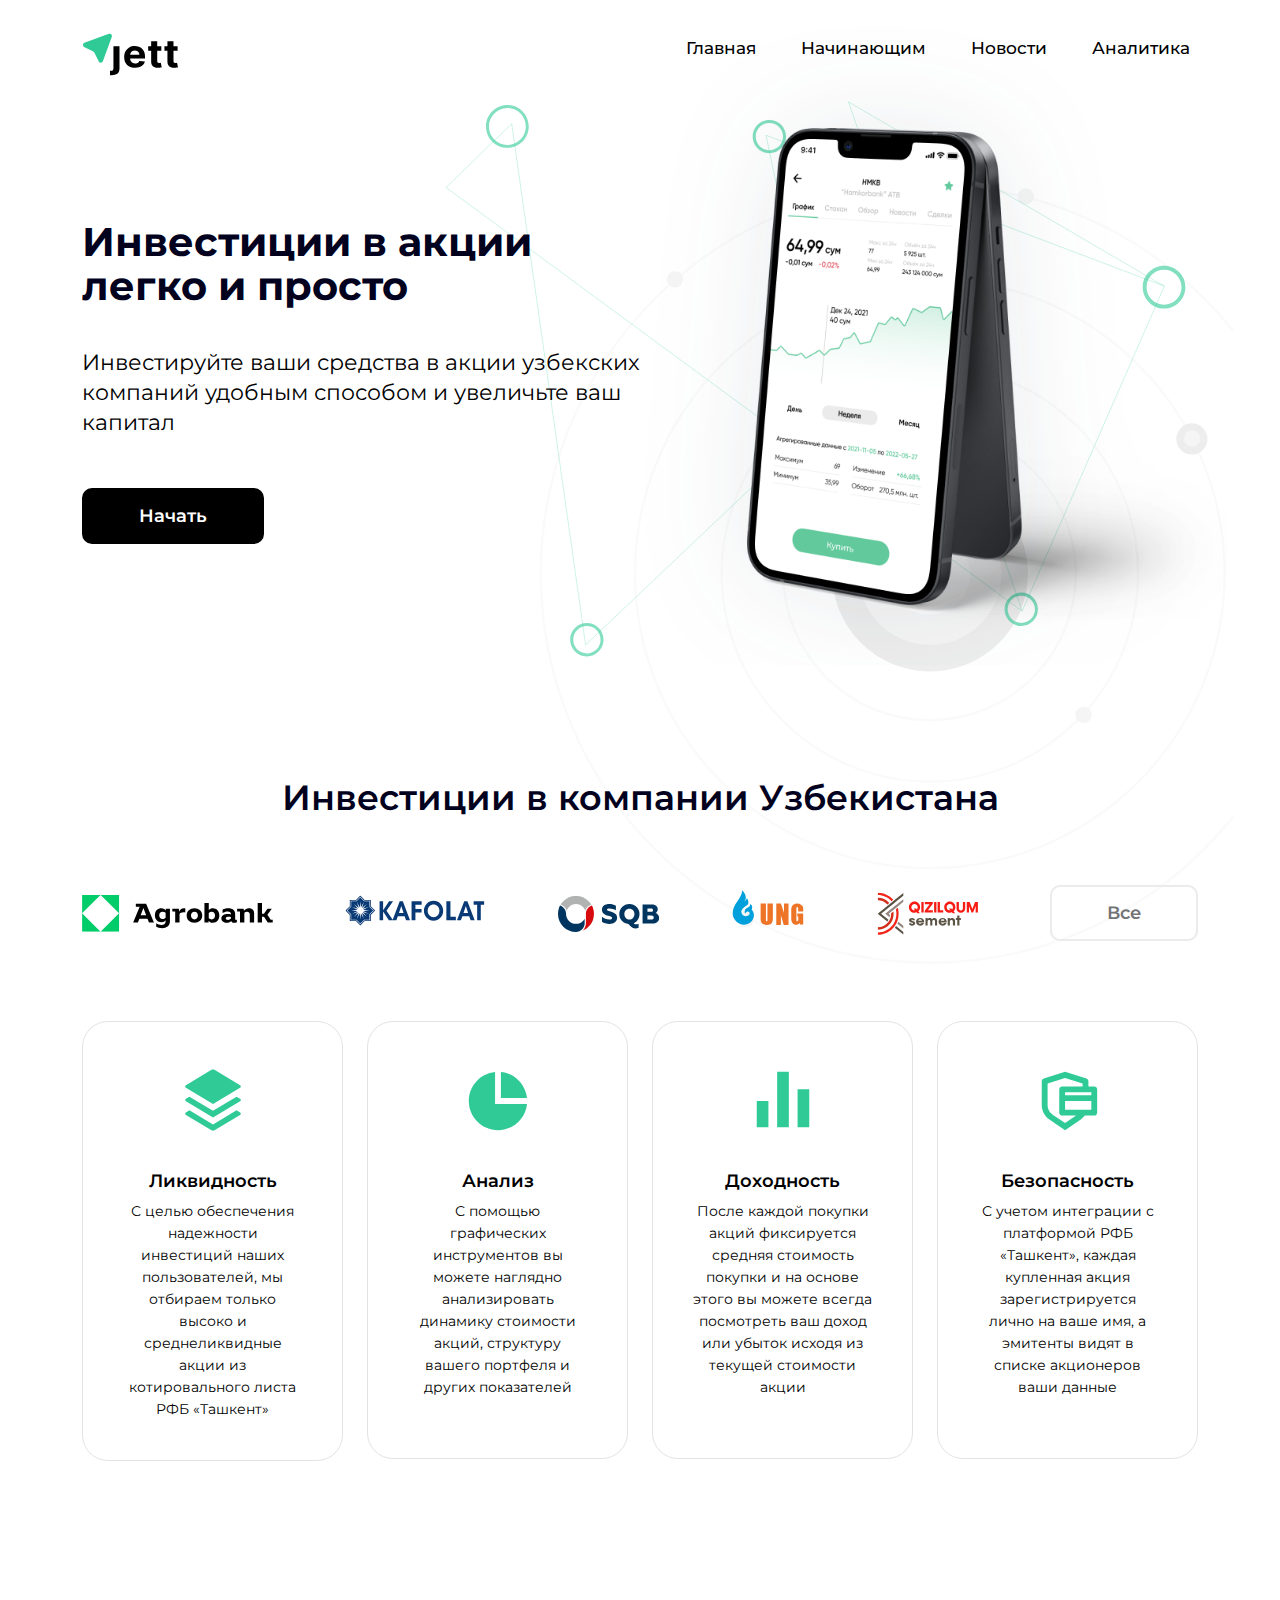
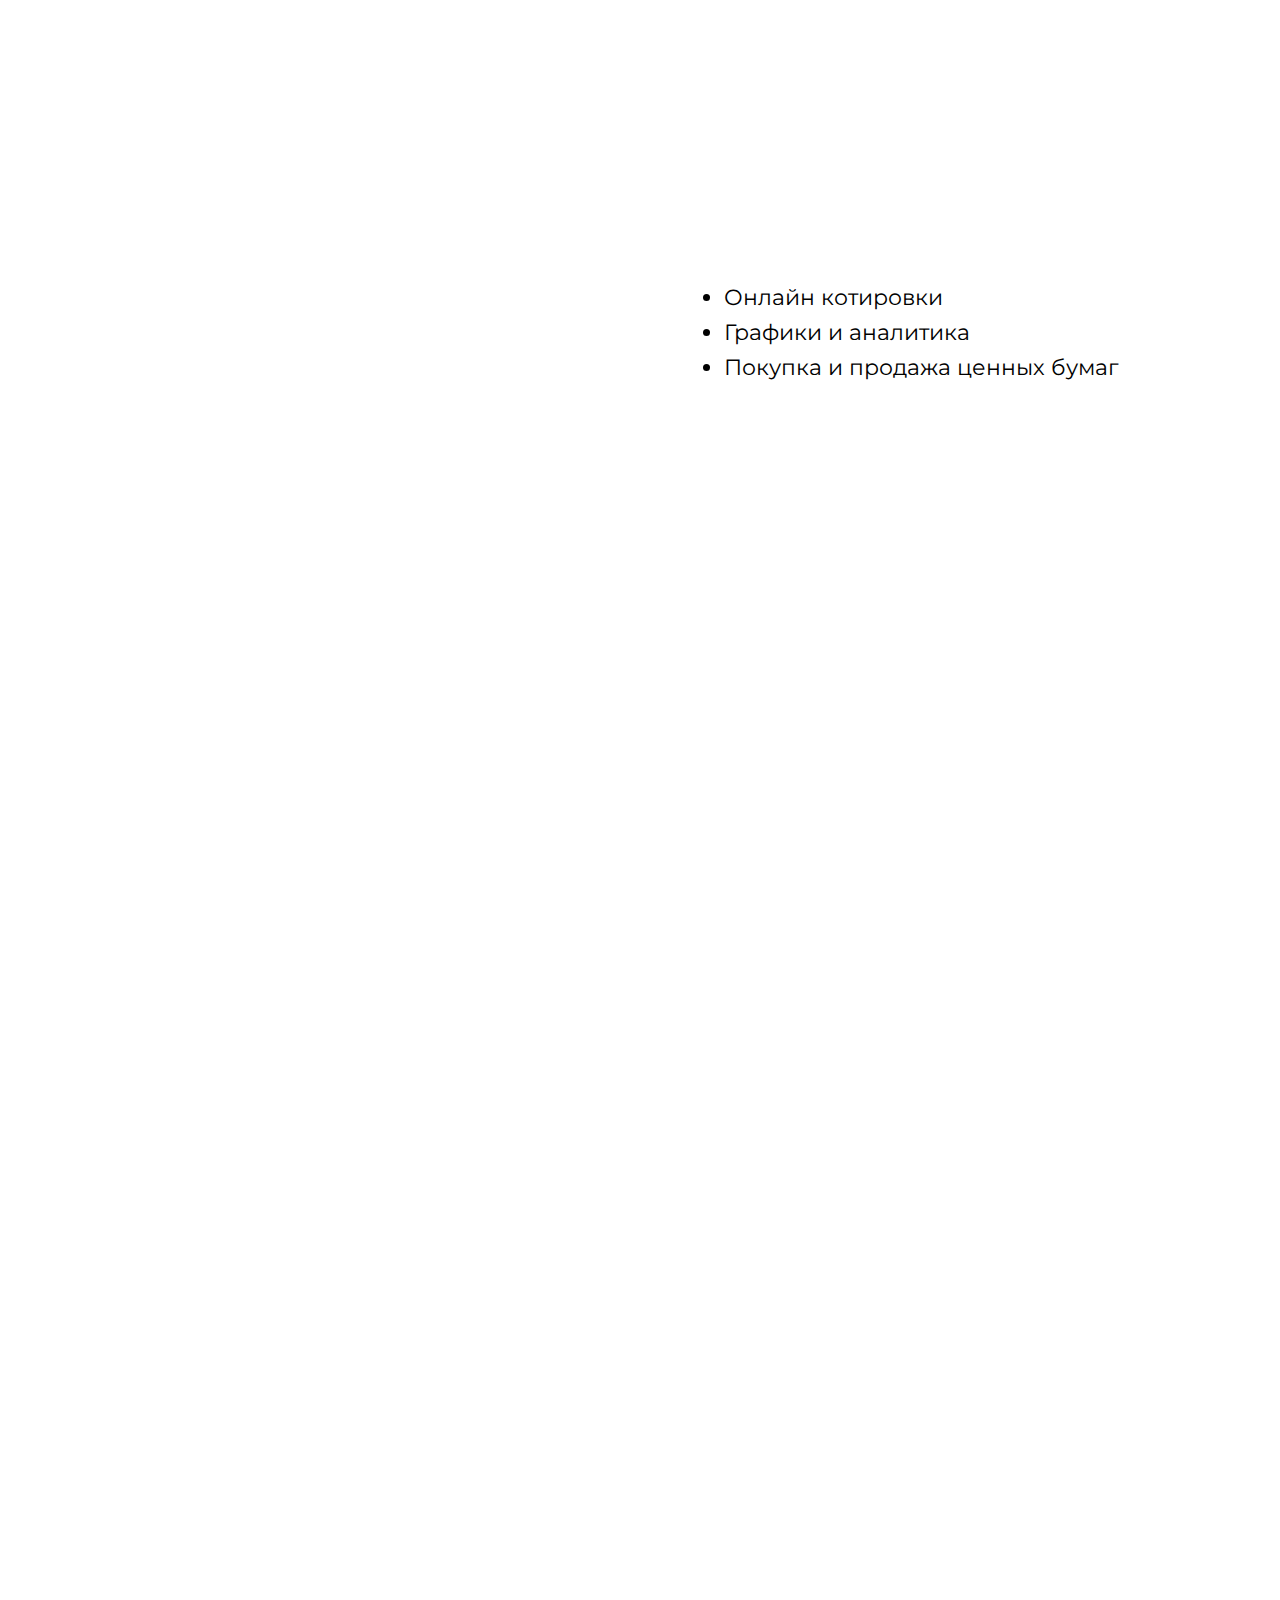
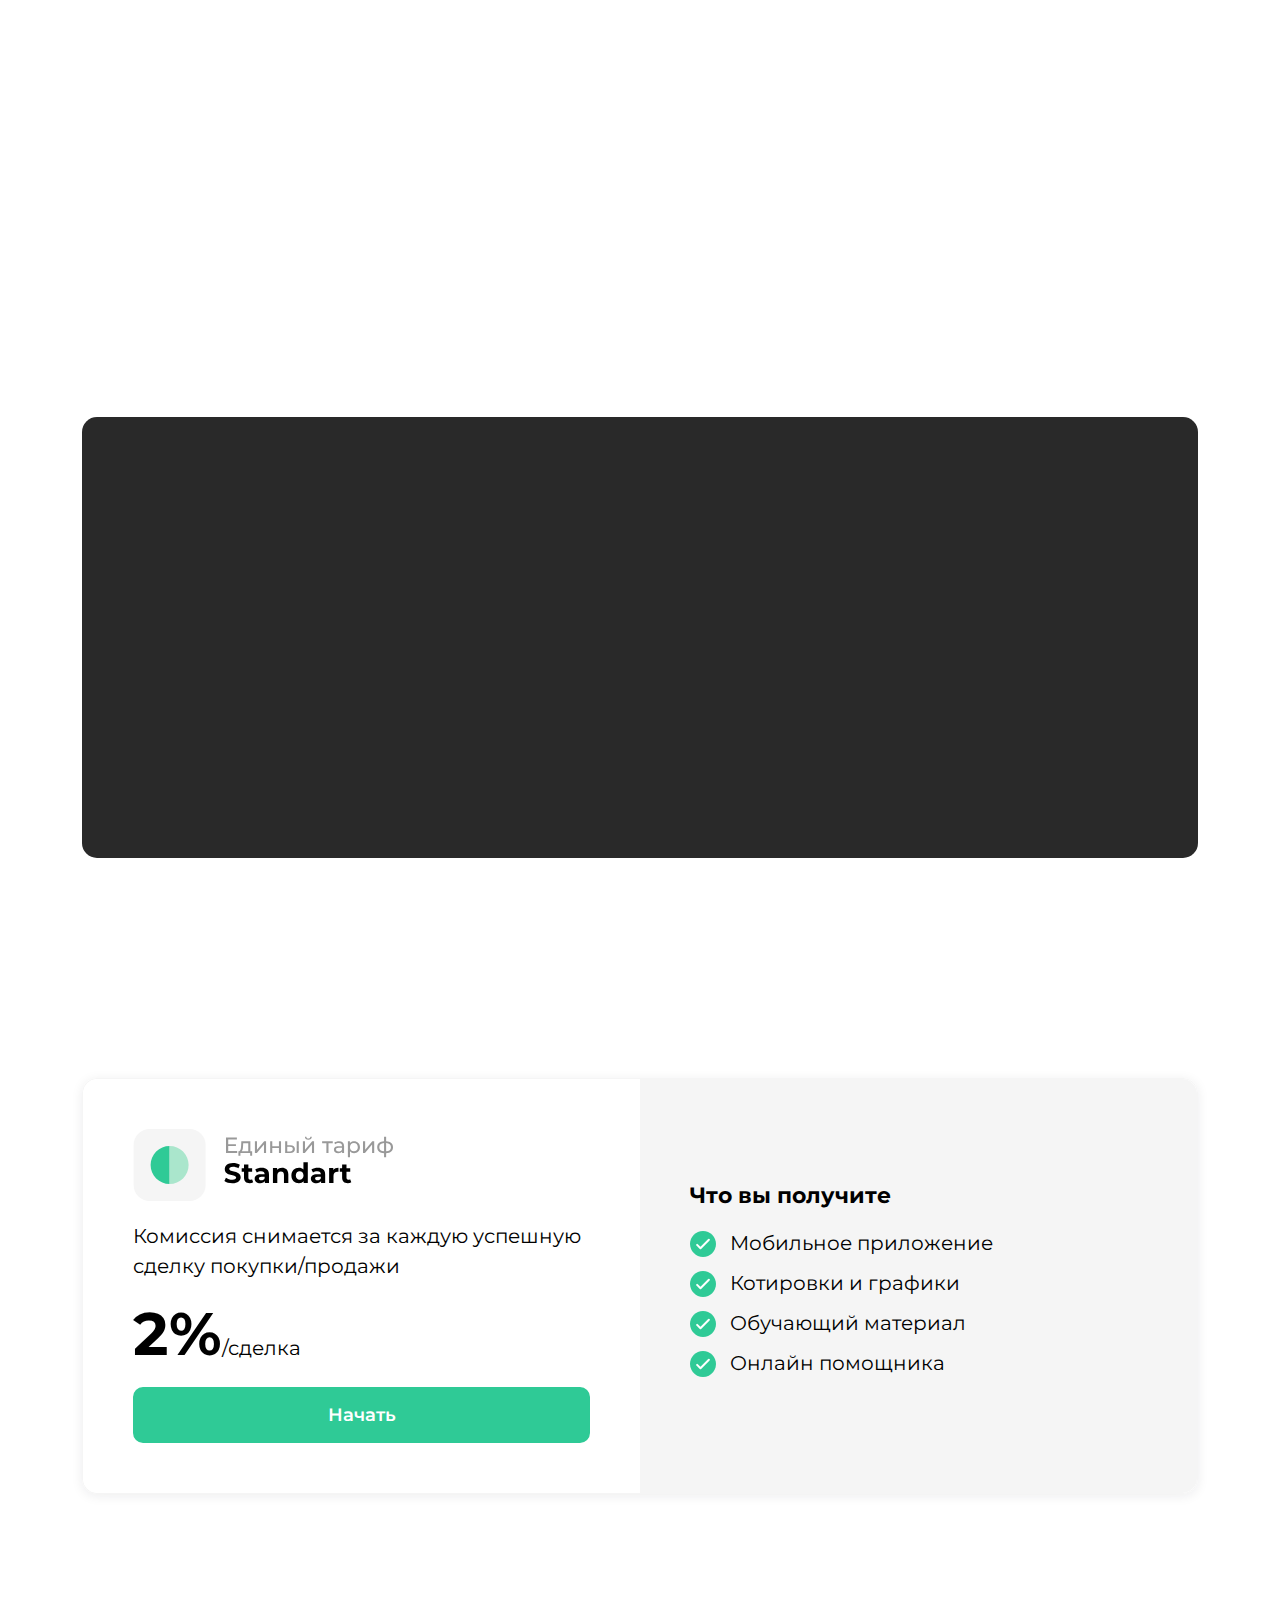
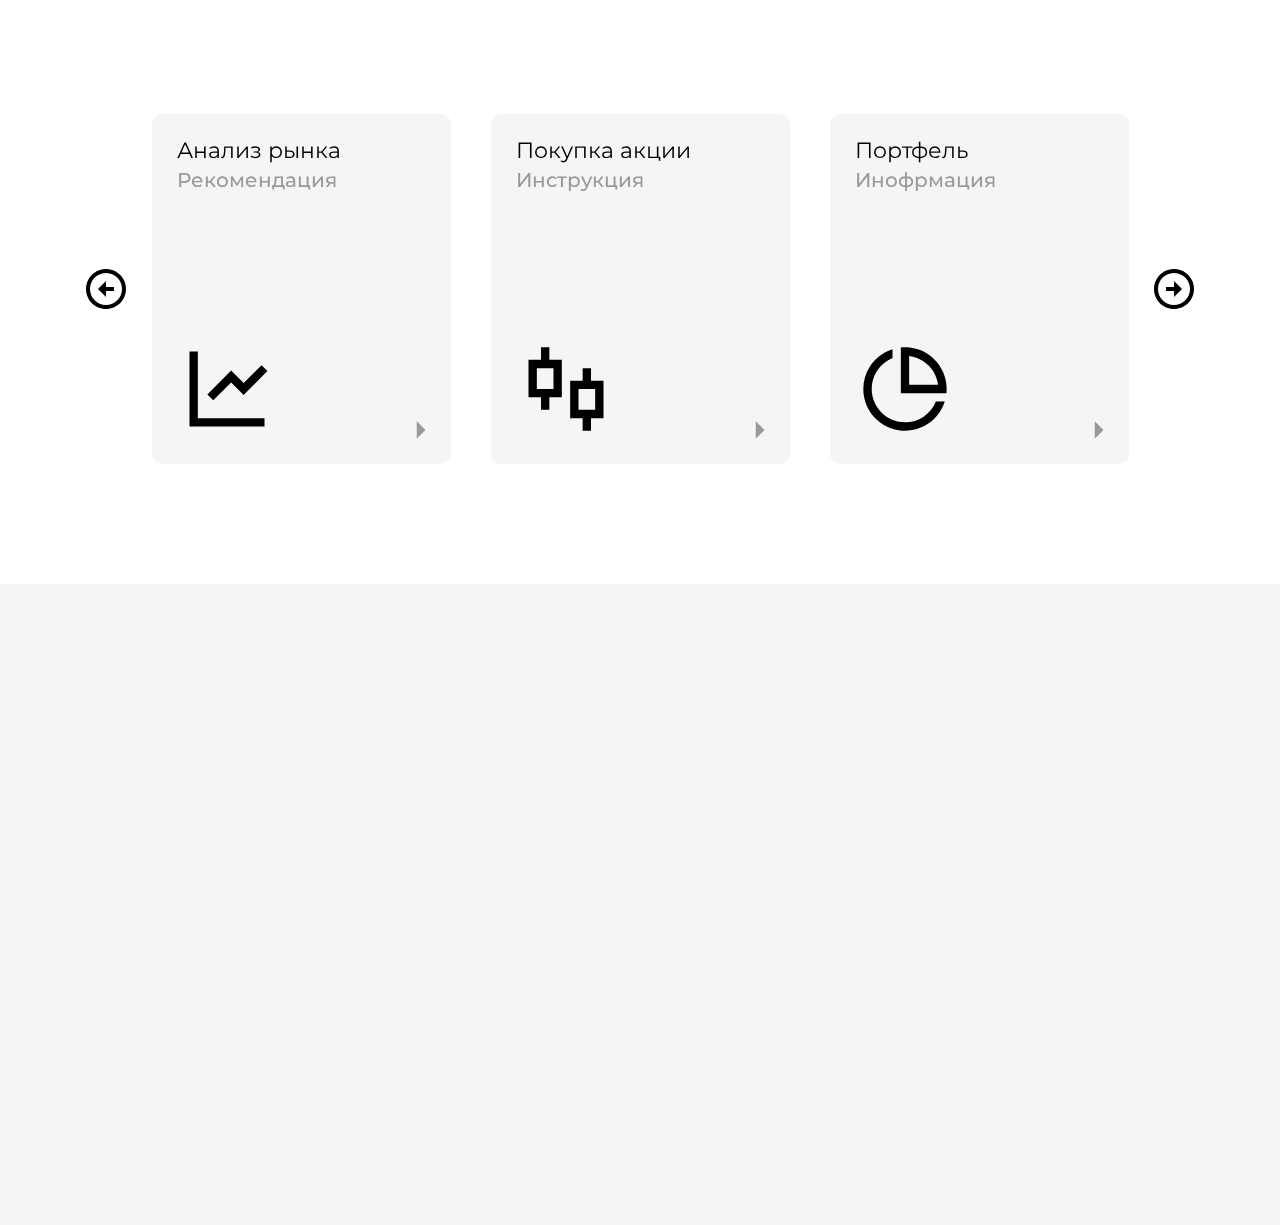
<file: index.html>
<!DOCTYPE html>
<html lang="en">

<head>
    <!-- ========== Meta Tags ========== -->
    <meta charset="UTF-8">
    <meta http-equiv="X-UA-Compatible" content="IE=edge">
    <meta name="viewport" content="width=device-width, initial-scale=1.0">
    <!-- ======== Page title ============ -->
    <title>Jett</title>
    <!-- ========== Favicon Icon ========== -->
    <link rel="shortcut icon" href="img/favicon.png">
    <!-- ===========  All Stylesheet ================= -->
    <!--  Icon css plugins -->
    <link rel="stylesheet" href="css/icons.css">
    <!--  animate css plugins -->
    <link rel="stylesheet" href="css/animate.css">
    <!--  slick css plugins -->
    <link rel="stylesheet" href="css/slick.css">
    <!--  magnific-popup css plugins -->
    <link rel="stylesheet" href="css/magnific-popup.css">
    <!-- metis menu css file -->
    <link rel="stylesheet" href="css/metismenu.css">
    <!--  Bootstrap css plugins -->
    <link rel="stylesheet" href="css/bootstrap.min.css">
    <!--  main style css file -->
    <link rel="stylesheet" href="css/style.css">
    <!-- template main style css file -->
    <link rel="stylesheet" href="css/xmoze-style.css">

    <link rel="preconnect" href="https://fonts.googleapis.com">
    <link rel="preconnect" href="https://fonts.gstatic.com" crossorigin>
    <link href="https://fonts.googleapis.com/css2?family=Montserrat:wght@400;500;600;700&display=swap" rel="stylesheet">

</head>

<body class="home-page">

<header class="header-1">
    <div class="container">
        <div class="row align-items-center justify-content-between">
            <div class="col-lg-2 col-sm-5 col-md-4 col-6">
                <div class="logo">
                    <a href="index.html">
                        <img src="img/logo.svg" alt="">
                    </a>
                </div>
            </div>
            <div class="col-lg-10 text-end p-lg-0 d-none d-lg-flex justify-content-end align-items-center">
                <div class="menu-wrap">
                    <div class="main-menu">
                        <ul>
                            <li><a href="#">Главная</a></li>
                            <li><a href="#">Начинающим</a></li>
                            <li><a href="#">Новости</a></li>
                            <li><a href="#">Аналитика</a></li>
                        </ul>
                    </div>
                </div>
            </div>
            <div class="d-block d-lg-none col-sm-1 col-md-8 col-6">
                <div class="mobile-nav-wrap">
                    <div id="hamburger"><i class="fal fa-bars"></i></div>
                    <!-- mobile menu - responsive menu  -->
                    <div class="mobile-nav">
                        <button type="button" class="close-nav">
                            <i class="fal fa-times-circle"></i>
                        </button>
                        <nav class="sidebar-nav">
                            <ul class="metismenu" id="mobile-menu">
                                <li><a href="#">Главная</a></li>
                                <li><a href="#">Начинающим</a></li>
                                <li><a href="#">Новости</a></li>
                                <li><a href="#">Аналитика</a></li>
                            </ul>
                        </nav>
                    </div>
                </div>
                <div class="overlay"></div>
            </div>
        </div>
    </div>
</header>

<section class="hero-welcome-wrapper hero-1">
    <div class="single-slide">
        <div class="container">
            <div class="row">
                <div class="col-xl-7 col-12 col-lg-6 offset-xl-0 d-flex align-items-center">
                    <div class="hero-contents">
                        <h1>Инвестиции
                            в акции легко
                            и просто</h1>
                        <p>Инвестируйте ваши средства в акции узбекских компаний удобным способом и увеличьте ваш
                            капитал</p>
                        <a href="#" class="theme-btn">Начать</a>
                    </div>
                </div>
                <div class="col-xl-5 col-12 text-xl-end col-lg-6 offset-xl-0">
                    <div class="hero-mobile mt-xl-0">
                        <img src="img/iphone.png" alt="">
                    </div>
                </div>
            </div>
        </div>
    </div>
</section>

<section class="our-best-features-wrapper section-padding">
    <div class="container">
        <div class="block-contents text-center">
            <div class="section-title">
                <h2>Инвестиции в компании Узбекистана</h2>
            </div>
        </div>
        <div class="partners">
            <div class="item">
                <img src="img/agrobank.svg" alt="">
            </div>
            <div class="item">
                <img src="img/kafolat.svg" alt="">
            </div>
            <div class="item">
                <img src="img/sqb.svg" alt="">
            </div>
            <div class="item">
                <img style="margin-top: -15px;" src="img/ung.svg" height="35" alt="">
            </div>
            <div class="item">
                <img src="img/qizilqumsement.svg" alt="">
            </div>
            <div class="item">
                <a href="#" class="theme-btn minimal-btn">Все</a>
            </div>
        </div>
        <div class="row mb-100">
            <div class="col-lg-3 col-md-6 col-12">
                <div class="features-card-item style-1">
                    <div class="icon">
                        <img src="img/icon1.svg" alt="">
                    </div>
                    <h3>Ликвидность</h3>
                    <p>С целью обеспечения надежности инвестиций наших пользователей, мы отбираем только высоко и
                        среднеликвидные акции из котировального листа РФБ «Ташкент»</p>
                </div>
            </div>
            <div class="col-lg-3 col-md-6 col-12">
                <div class="features-card-item style-1">
                    <div class="icon">
                        <img src="img/icon2.svg" alt="">
                    </div>
                    <h3>Анализ</h3>
                    <p>С помощью графических инструментов вы можете наглядно анализировать динамику стоимости акций,
                        структуру вашего портфеля и других показателей</p>
                </div>
            </div>
            <div class="col-lg-3 col-md-6 col-12">
                <div class="features-card-item style-1">
                    <div class="icon">
                        <img src="img/icon3.svg" alt="">
                    </div>
                    <h3>Доходность</h3>
                    <p>После каждой покупки акций фиксируется средняя стоимость покупки и на основе этого вы можете
                        всегда посмотреть ваш доход или убыток исходя из текущей стоимости акции</p>
                </div>
            </div>
            <div class="col-lg-3 col-md-6 col-12">
                <div class="features-card-item style-1">
                    <div class="icon">
                        <img src="img/icon4.svg" alt="">
                    </div>
                    <h3>Безопасность</h3>
                    <p>С учетом интеграции с платформой РФБ «Ташкент», каждая купленная акция зарегистрируется лично на
                        ваше имя, а эмитенты видят в списке акционеров ваши данные</p>
                </div>
            </div>
        </div>
        <div class="row align-items-center mtb-60 ">
            <div class="col-xl-6 pe-lg-0 col-lg-5 col-12">
                <div class="block-img wow fadeInLeft" data-wow-duration="1.1s">
                    <img src="img/iphone1.png" alt="">
                </div>
            </div>
            <div class="col-xl-6 col-lg-7 col-12 ps-lg-5 pe-xl-5">
                <div class="block-contents ms-xl-3 mt-5 mt-lg-0">
                    <div class="section-title mb-50 wow fadeInUp" data-wow-duration="1s" data-wow-delay=".2s">
                        <h2>Мобильное приложение
                            Jett</h2>
                    </div>
                    <p class="wow fadeInUp" data-wow-duration="1s" data-wow-delay=".4s">Простой и удобный доступ к
                        Республиканской Фонодовой Бирже “Тошкент”</p>
                    <ul class="mb-50">
                        <li>Онлайн котировки</li>
                        <li>Графики и аналитика</li>
                        <li>Покупка и продажа ценных бумаг</li>
                    </ul>
                    <div class="app-btns">
                    <a href="#" class=" mr-30 wow fadeInUp" data-wow-duration="1s" data-wow-delay=".6s"><img
                            src="img/appstore.svg" alt=""></a>
                    <a href="#" class="wow fadeInUp" data-wow-duration="1s" data-wow-delay=".6s"><img
                            src="img/googleplay.svg" alt=""></a>
                    </div>
                </div>
            </div>
        </div>
        <div class="row align-items-center mtb-60">
            <div class="col-xl-6 col-lg-7 col-12 ps-lg-5 m-order-3 pe-xl-5">
                <div class="block-contents ms-xl-3 mt-5 mt-lg-0">
                    <div class="section-title mb-50 wow fadeInUp" data-wow-duration="1s" data-wow-delay=".2s">
                        <h2>Инвестиционный
                            портфель</h2>
                    </div>
                    <p class="wow fadeInUp mb-50" data-wow-duration="1s" data-wow-delay=".4s">Соберите свой портфель и
                        анализируйте доходность портфеля с помощью удобного инструментария, получайте доход от продажи
                        акций</p>
                    <a href="#" class="theme-btn minimal-btn wow fadeInUp" data-wow-duration="1s"
                       data-wow-delay=".6s">Начать</a>
                </div>
            </div>
            <div class="col-xl-5 pe-lg-0 col-lg-5 m-order-1 col-12">
                <div class="block-img wow fadeInLeft" data-wow-duration="1.1s">
                    <img src="img/iphone2.png" alt="">
                </div>
            </div>
        </div>
    </div>
</section>
<section class="content-block pt-0 section-padding text-center">
    <div class="container">
        <div class="block-contents">
            <div class="section-title wow fadeInUp mb-60" data-wow-duration="1s">
                <h2>Откройте брокерский счёт</h2>
            </div>
        </div>
        <div class="row steps">
            <div class="col-md-4 wow fadeInUp step-item" data-wow-duration="1s" data-wow-delay=".3s">
                <div class="num">1</div>
                <div class="step-info">
                    <strong>Заполните заявку онлайн</strong>
                    <p>Это займет несколько минут. Понадобится только смартфон с камерой</p>
                </div>
            </div>
            <div class="col-md-4 wow fadeInUp step-item" data-wow-duration="1s" data-wow-delay=".3s">
                <div class="num">2</div>
                <div class="step-info">
                    <strong>Мы сами привезем документы</strong>
                    <p>Наш курьер отвезет документы на подпись в назначенное вами место и время</p>
                </div>
            </div>
            <div class="col-md-4 wow fadeInUp step-item" data-wow-duration="1s" data-wow-delay=".3s">
                <div class="num">3</div>
                <div class="step-info">
                    <strong>Откроем счёт за 5 минут</strong>
                    <p>Если биржа закрыта или выходной, откроем счёт на следующий торговый день</p>
                </div>
            </div>
        </div>
    </div>
</section>
<section class="block-contents  cta-banner-wrapper style-1 section-padding pt-0">
    <div class="container">
        <div class="section-title text-center wow fadeInDown" data-wow-duration="1.2s">
            <h2>Карта инвестора</h2>
        </div>
        <div class="cta-banner text-white">
            <div class="row">
                <div class="col-xl-5 col-lg-6 col-12 text-center text-xxl-start">
                    <div class="cta-contents">
                        <h2 class="wow fadeInUp">Пульт управления
                            вашими финансами</h2>
                        <p class="wow fadeInUp" data-wow-delay=".3s">У Multicard есть свое мобильное приложение, в
                            котором вы можете полноценно управлять картой без необходимости посещения банка</p>
                        <a href="#" class="theme-btn minimal-btn wow fadeInUp" data-wow-delay=".6s">Заказать</a>
                    </div>
                </div>
                <div class="col-xl-7 col-lg-6 col-12 pe-xxl-7 text-right">
                    <div class="cta-mobile-app wow fadeInUp" data-wow-delay=".4s" data-wow-duration="1.2">
                        <img src="img/card.svg" alt="">
                    </div>
                </div>
            </div>
        </div>
    </div>
</section>
<section class="block-contents section-padding pt-0">
    <div class="container">
        <div class="section-title text-center wow fadeInDown" data-wow-duration="1.2s">
            <h2>Стоимость</h2>
        </div>
        <div class="feauteres">
            <div class="row">
                <div class="col-lg-6 white-bg">
                    <img src="img/icon5.svg" class="mb-20" alt="">
                    <div class="f-20">Комиссия снимается за каждую успешную сделку покупки/продажи</div>
                    <div class="f-20 mt-20"><span class="percent">2%</span>/сделка</div>
                    <a class="theme-btn second-color btn btn-block mt-20" href="#">Начать</a>
                </div>
                <div class="col-lg-6 grey-bg d-flex align-items-center">
                    <div>
                        <div class="s-title mb-20">Что вы получите</div>
                        <ul class="list">
                            <li>Мобильное приложение</li>
                            <li>Котировки и графики</li>
                            <li>Обучающий материал</li>
                            <li>Онлайн помощника</li>
                        </ul>
                    </div>
                </div>
            </div>
        </div>
    </div>
</section>

<section class="testimonial-wrapper pt-0 section-padding fix">
    <div class="container">
        <div class="col-lg-8 col-xl-6 offset-xl-3 col-12 offset-lg-2 text-center">
            <div class="block-contents">
                <div class="section-title wow fadeInDown" data-wow-duration="1.2s">
                    <h2>С чего начать</h2>
                </div>
            </div>
        </div>
        <div class="col-12 col-xl-12">
            <div class="lesson-carousel-active">
                <div class="single-lesson-item">
                    <a href="#" class="lesson-info">
                        <div class="lesson-name">
                            <h6>Анализ рынка</h6>
                            <span>Рекомендация</span>
                        </div>

                        <div class="lesson-icon">
                            <img src="img/icon6.svg" alt="">
                        </div>
                    </a>

                </div>
                <div class="single-lesson-item">
                    <a href="#" class="lesson-info">
                        <div class="lesson-name">
                            <h6>Покупка акции</h6>
                            <span>Инструкция</span>
                        </div>

                        <div class="lesson-icon">
                            <img src="img/icon7.svg" alt="">
                        </div>
                    </a>

                </div>
                <div class="single-lesson-item">
                    <a href="#" class="lesson-info">
                        <div class="lesson-name">
                            <h6>Портфель</h6>
                            <span>Инофрмация</span>
                        </div>

                        <div class="lesson-icon">
                            <img src="img/icon8.svg" alt="">
                        </div>
                    </a>

                </div>
                <div class="single-lesson-item">
                    <a href="#" class="lesson-info">
                        <div class="lesson-name">
                            <h6>Анализ рынка</h6>
                            <span>Рекомендация</span>
                        </div>

                        <div class="lesson-icon">
                            <img src="img/icon6.svg" alt="">
                        </div>
                    </a>

                </div>
            </div>
        </div>
    </div>
</section>

<footer class="footer-wrapper footer-1">
    <div class="footer-widgets-wrapper">
        <div class="container">
            <div class="row">
                <div class="col-xl-1 col-lg-1 m-d-n col-md-4 col-12">
                    <div class="single-footer-widget wow fadeInLeft">
                        <div class="about-us-widget">
                            <a href="index.html" class="footer-logo d-block">
                                <img src="img/logo.svg" alt="jett">
                            </a>
                        </div>
                    </div>
                </div>
                <div class="col-xl-4 col-lg-4 offset-xl-1 col-md-12 col-12 d-flex justify-content-between">
                    <div class="single-footer-widget wow fadeInLeft " data-wow-delay=".2s">
                        <div class="widget-title">
                            <h5>Компания</h5>
                        </div>
                        <ul>
                            <li><a href="#">Главная</a></li>
                            <li><a href="#">Начинающим</a></li>
                            <li><a href="#">Новости</a></li>
                            <li><a href="#">Аналитика</a></li>
                        </ul>
                    </div>
                    <div class="single-footer-widget wow fadeInLeft" data-wow-delay=".4s">
                        <div class="widget-title">
                            <h5>Помощь</h5>
                        </div>
                        <ul>
                            <li><a href="#">FAQ</a></li>
                            <li><a href="#">Документы</a></li>
                            <li><a href="#">Инструкции</a></li>
                            <li><a href="#">Связаться с нами</a></li>
                        </ul>
                    </div>
                </div>
                <div class="col-xl-2 col-lg-3 offset-xl-1 col-md-6 col-6">
                    <div class="single-footer-widget wow fadeInLeft" data-wow-delay=".6s">
                        <div class="widget-title">
                            <h5>Социальные сети</h5>
                        </div>
                        <div class="social-links">
                            <a href="#"><img src="img/ins.svg" alt=""></a>
                            <a href="#"><img src="img/tg.svg" alt=""></a>
                            <a href="#"><img src="img/tik.svg" alt=""></a>
                            <a href="#"><img src="img/fac.svg" alt=""></a>
                        </div>
                    </div>
                </div>
                <div class="col-xl-2 col-lg-3 offset-xl-1 col-md-6 col-6">
                    <div class="single-footer-widget wow fadeInLeft" data-wow-delay=".8s">
                        <div class="widget-title">
                            <h5>Скачать</h5>
                        </div>
                        <div class="icons">
                            <a href="#" class="d-block mb-20"><img src="img/appstore.svg" alt=""></a>
                            <a href="#" class=""><img src="img/googleplay.svg" alt=""></a>
                        </div>
                    </div>
                </div>
            </div>
        </div>
    </div>
    <div class="footer-bottom-wrapper">
        <div class="container">
            <div class="footer-bottom-content">
                <div class="site-copyright wow fadeInUp" data-wow-delay=".2" data-wow-duration="1s">
                    <p>Инвестируйте ваши средства в акции узбекских компаний удобным способом и увеличьте ваш капитал.
                        Инвестируйте ваши средства в акции узбекских компаний удобным способом и увеличьте ваш капитал.
                        Инвестируйте ваши средства в акции узбекских компаний удобным способом и увеличьте ваш капитал.
                        Инвестируйте ваши средства в акции узбекских компаний удобным способом и увеличьте ваш
                        капитал. </p>
                    <p>© 2022 ООО “JETT INVEST”</p>
                    <p>Инвестируйте ваши средства в акции узбекских компаний удобным способом и увеличьте ваш капитал.
                        Инвестируйте ваши средства в акции узбекских компаний удобным способом и увеличьте ваш капитал.
                        Инвестируйте ваши средства в акции узбекских компаний удобным способом и увеличьте ваш капитал.
                        Инвестируйте ваши средства в акции узбекских компаний удобным способом и увеличьте ваш
                        капитал. </p>
                    <p>Инвестируйте ваши средства в акции узбекских компаний удобным способом и увеличьте ваш капитал.
                        Инвестируйте ваши средства в акции узбекских компаний удобным способом и увеличьте ваш
                        капитал. </p>
                    <div><img style="vertical-align: -4px;margin-right: 10px;" src="img/icon12.svg" alt="">Посмотреть важную инфорацию</div>
                </div>
            </div>
        </div>
    </div>
</footer>

<!--  ALl JS Plugins
====================================== -->
<script src="js/jquery.min.js"></script>
<script src="js/modernizr.min.js"></script>
<script src="js/jquery.easing.js"></script>
<script src="js/popper.min.js"></script>
<script src="js/bootstrap.min.js"></script>
<script src="js/isotope.pkgd.min.js"></script>
<script src="js/imageload.min.js"></script>
<script src="js/scrollUp.min.js"></script>
<script src="js/slick.min.js"></script>
<script src="js/magnific-popup.min.js"></script>
<script src="js/wow.min.js"></script>
<script src="js/metismenu.js"></script>
<script src="js/active.js"></script>
</body>

</html>
</file>
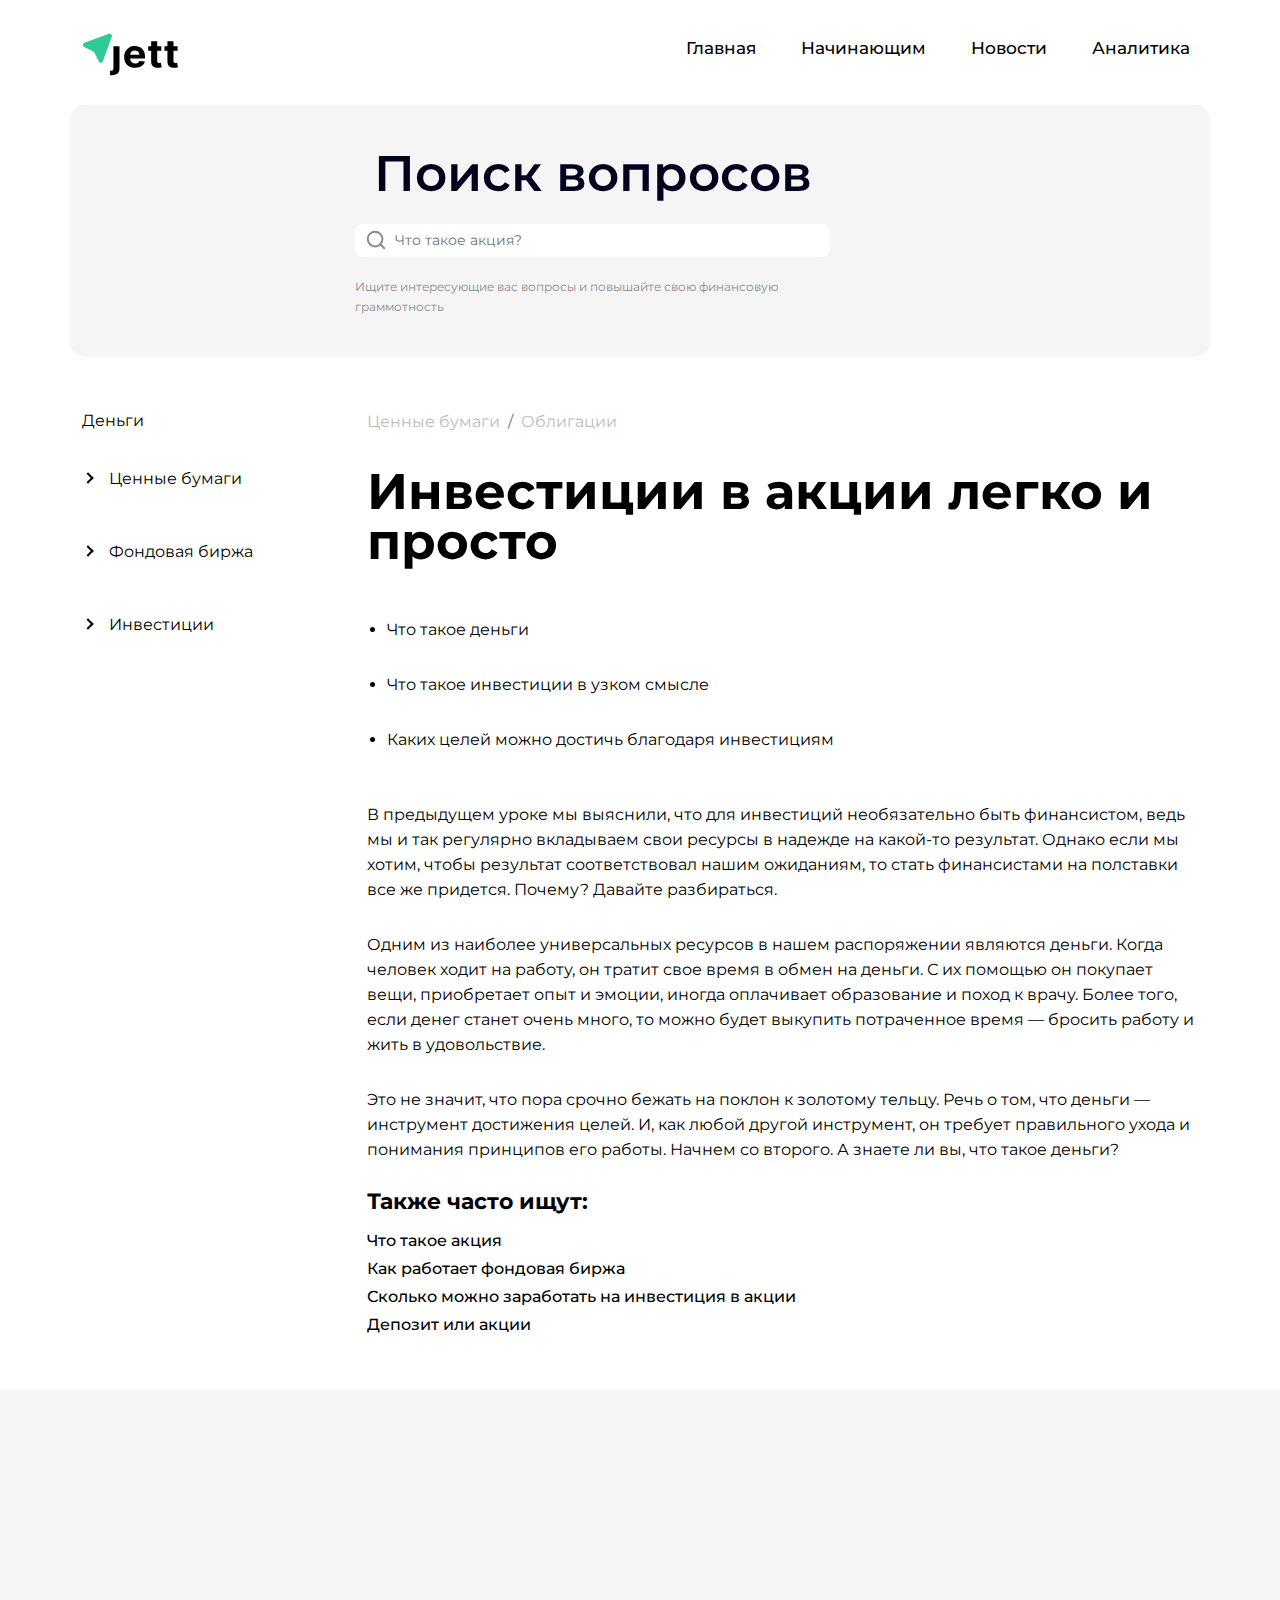
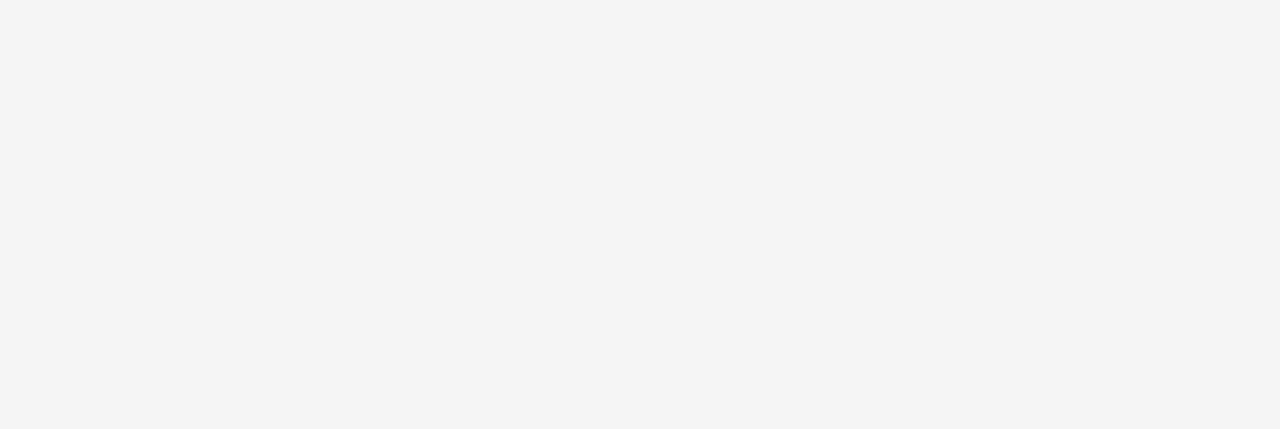
<file: page.html>
<!DOCTYPE html>
<html lang="en">

<head>
    <!-- ========== Meta Tags ========== -->
    <meta charset="UTF-8">
    <meta http-equiv="X-UA-Compatible" content="IE=edge">
    <meta name="viewport" content="width=device-width, initial-scale=1.0">
    <!-- ======== Page title ============ -->
    <title>Jett</title>
    <!-- ========== Favicon Icon ========== -->
    <link rel="shortcut icon" href="img/favicon.png">
    <!-- ===========  All Stylesheet ================= -->
    <!--  Icon css plugins -->
    <link rel="stylesheet" href="css/icons.css">
    <!--  animate css plugins -->
    <link rel="stylesheet" href="css/animate.css">
    <!--  slick css plugins -->
    <link rel="stylesheet" href="css/slick.css">
    <!--  magnific-popup css plugins -->
    <link rel="stylesheet" href="css/magnific-popup.css">
    <!-- metis menu css file -->
    <link rel="stylesheet" href="css/metismenu.css">
    <!--  Bootstrap css plugins -->
    <link rel="stylesheet" href="css/bootstrap.min.css">
    <!--  main style css file -->
    <link rel="stylesheet" href="css/style.css">
    <!-- template main style css file -->
    <link rel="stylesheet" href="css/xmoze-style.css">

    <link rel="preconnect" href="https://fonts.googleapis.com">
    <link rel="preconnect" href="https://fonts.gstatic.com" crossorigin>
    <link href="https://fonts.googleapis.com/css2?family=Montserrat:wght@400;500;600;700&display=swap" rel="stylesheet">

</head>

<body>

<header class="header-1">
    <div class="container">
        <div class="row align-items-center justify-content-between">
            <div class="col-lg-2 col-sm-5 col-md-4 col-6">
                <div class="logo">
                    <a href="index.html">
                        <img src="img/logo.svg" alt="">
                    </a>
                </div>
            </div>
            <div class="col-lg-10 text-end p-lg-0 d-none d-lg-flex justify-content-end align-items-center">
                <div class="menu-wrap">
                    <div class="main-menu">
                        <ul>
                            <li><a href="#">Главная</a></li>
                            <li><a href="#">Начинающим</a></li>
                            <li><a href="#">Новости</a></li>
                            <li><a href="#">Аналитика</a></li>
                        </ul>
                    </div>
                </div>
            </div>
            <div class="d-block d-lg-none col-sm-1 col-md-8 col-6">
                <div class="mobile-nav-wrap">
                    <div id="hamburger"><i class="fal fa-bars"></i></div>
                    <!-- mobile menu - responsive menu  -->
                    <div class="mobile-nav">
                        <button type="button" class="close-nav">
                            <i class="fal fa-times-circle"></i>
                        </button>
                        <nav class="sidebar-nav">
                            <ul class="metismenu" id="mobile-menu">
                                <li><a href="#">Главная</a></li>
                                <li><a href="#">Начинающим</a></li>
                                <li><a href="#">Новости</a></li>
                                <li><a href="#">Аналитика</a></li>
                            </ul>
                        </nav>
                    </div>
                </div>
                <div class="overlay"></div>
            </div>
        </div>
    </div>
</header>

<div class="page-banner-wrap bg-cover">
    <div class="container">
        <div class="row">
            <div class="col-12 col-xl-5 ps-xl-0 pe-xl-0 offset-xl-3 col-lg-8 offset-lg-2 text-center">
                <div class="page-heading">
                    <h1>Поиск вопросов</h1>
                </div>
                <div class="search text-left">
                    <input type="text" class="form-control search-input" placeholder="Что такое акция?">
                    <p>Ищите интересующие вас вопросы и повышайте свою финансовую граммотность</p>
                </div>
            </div>
        </div>

    </div>
</div>
<section class="promo-content-block pb-50">
    <div class="container">
<div class="row">
    <div class="col-lg-3">
        <ul class="sidebar-nav">
            <li><a href="#">Деньги</a></li>
            <li class="open"><a href="#"><span class="arrow"></span>Ценные бумаги</a>
                <ul class="drop">
                    <li><a href="#">Акции</a></li>
                    <li><a href="#">Облигации</a></li>
                    <li><a href="#">Фьючерсы</a></li>
                    <li><a href="#">Опцион</a></li>
                </ul>
            </li>
            <li class="open"><a href="#"><span class="arrow"></span>Фондовая биржа</a>
                <ul class="drop">
                    <li><a href="#">Акции</a></li>
                    <li><a href="#">Облигации</a></li>
                    <li><a href="#">Фьючерсы</a></li>
                    <li><a href="#">Опцион</a></li>
            </ul>
            </li>
            <li class="open"><a href="#"><span class="arrow"></span>Инвестиции</a>
                <ul class="drop">
                    <li><a href="#">Акции</a></li>
                    <li><a href="#">Облигации</a></li>
                </ul>
            </li>
        </ul>
    </div>
    <div class="col-lg-9">
        <nav aria-label="breadcrumb">
            <ol class="breadcrumb">
                <li class="breadcrumb-item"><a href="#">Ценные бумаги</a></li>
                <li class="breadcrumb-item active" aria-current="page">Облигации</li>
            </ol>
        </nav>
        <div class="h1 main-title">
            Инвестиции в акции легко и просто
        </div>
        <div class="content">
            <ul>
                <li>Что такое деньги</li>
                <li>Что такое инвестиции в узком смысле</li>
                <li>Каких целей можно достичь благодаря инвестициям</li>
            </ul>
            <p>В предыдущем уроке мы выяснили, что для инвестиций необязательно быть финансистом, ведь мы и так регулярно вкладываем свои ресурсы в надежде на какой-то результат. Однако если мы хотим, чтобы результат соответствовал нашим ожиданиям, то стать финансистами на полставки все же придется. Почему? Давайте разбираться.</p>
            <p>Одним из наиболее универсальных ресурсов в нашем распоряжении являются деньги. Когда человек ходит на работу, он тратит свое время в обмен на деньги. С их помощью он покупает вещи, приобретает опыт и эмоции, иногда оплачивает образование и поход к врачу. Более того, если денег станет очень много, то можно будет выкупить потраченное время — бросить работу и жить в удовольствие.</p>
            <p>Это не значит, что пора срочно бежать на поклон к золотому тельцу. Речь о том, что деньги — инструмент достижения целей. И, как любой другой инструмент, он требует правильного ухода и понимания принципов его работы. Начнем со второго. А знаете ли вы, что такое деньги?</p>
            <h4 class="s-title">Также часто ищут:</h4>
            <div>
                <a href="#">Что такое акция</a><br>
                <a href="#">Как работает фондовая биржа</a><br>
                <a href="#">Сколько можно заработать на инвестиция в акции</a><br>
                <a href="#">Депозит или акции</a><br>
            </div>
        </div>
    </div>
</div>
    </div>
</section>

<footer class="footer-wrapper footer-1">
    <div class="footer-widgets-wrapper">
        <div class="container">
            <div class="row">
                <div class="col-xl-1 col-lg-1 m-d-n col-md-4 col-12">
                    <div class="single-footer-widget wow fadeInLeft">
                        <div class="about-us-widget">
                            <a href="index.html" class="footer-logo d-block">
                                <img src="img/logo.svg" alt="jett">
                            </a>
                        </div>
                    </div>
                </div>
                <div class="col-xl-4 col-lg-4 offset-xl-1 col-md-12 col-12 d-flex justify-content-between">
                    <div class="single-footer-widget wow fadeInLeft " data-wow-delay=".2s">
                        <div class="widget-title">
                            <h5>Компания</h5>
                        </div>
                        <ul>
                            <li><a href="#">Главная</a></li>
                            <li><a href="#">Начинающим</a></li>
                            <li><a href="#">Новости</a></li>
                            <li><a href="#">Аналитика</a></li>
                        </ul>
                    </div>
                    <div class="single-footer-widget wow fadeInLeft" data-wow-delay=".4s">
                        <div class="widget-title">
                            <h5>Помощь</h5>
                        </div>
                        <ul>
                            <li><a href="#">FAQ</a></li>
                            <li><a href="#">Документы</a></li>
                            <li><a href="#">Инструкции</a></li>
                            <li><a href="#">Связаться с нами</a></li>
                        </ul>
                    </div>
                </div>
                <div class="col-xl-2 col-lg-3 offset-xl-1 col-md-6 col-6">
                    <div class="single-footer-widget wow fadeInLeft" data-wow-delay=".6s">
                        <div class="widget-title">
                            <h5>Социальные сети</h5>
                        </div>
                        <div class="social-links">
                            <a href="#"><img src="img/ins.svg" alt=""></a>
                            <a href="#"><img src="img/tg.svg" alt=""></a>
                            <a href="#"><img src="img/tik.svg" alt=""></a>
                            <a href="#"><img src="img/fac.svg" alt=""></a>
                        </div>
                    </div>
                </div>
                <div class="col-xl-2 col-lg-3 offset-xl-1 col-md-6 col-6">
                    <div class="single-footer-widget wow fadeInLeft" data-wow-delay=".8s">
                        <div class="widget-title">
                            <h5>Скачать</h5>
                        </div>
                        <div class="icons">
                            <a href="#" class="d-block mb-20"><img src="img/appstore.svg" alt=""></a>
                            <a href="#" class=""><img src="img/googleplay.svg" alt=""></a>
                        </div>
                    </div>
                </div>
            </div>
        </div>
    </div>
    <div class="footer-bottom-wrapper">
        <div class="container">
            <div class="footer-bottom-content">
                <div class="site-copyright wow fadeInUp" data-wow-delay=".2" data-wow-duration="1s">
                    <p>Инвестируйте ваши средства в акции узбекских компаний удобным способом и увеличьте ваш капитал.
                        Инвестируйте ваши средства в акции узбекских компаний удобным способом и увеличьте ваш капитал.
                        Инвестируйте ваши средства в акции узбекских компаний удобным способом и увеличьте ваш капитал.
                        Инвестируйте ваши средства в акции узбекских компаний удобным способом и увеличьте ваш
                        капитал. </p>
                    <p>© 2022 ООО “JETT INVEST”</p>
                    <p>Инвестируйте ваши средства в акции узбекских компаний удобным способом и увеличьте ваш капитал.
                        Инвестируйте ваши средства в акции узбекских компаний удобным способом и увеличьте ваш капитал.
                        Инвестируйте ваши средства в акции узбекских компаний удобным способом и увеличьте ваш капитал.
                        Инвестируйте ваши средства в акции узбекских компаний удобным способом и увеличьте ваш
                        капитал. </p>
                    <p>Инвестируйте ваши средства в акции узбекских компаний удобным способом и увеличьте ваш капитал.
                        Инвестируйте ваши средства в акции узбекских компаний удобным способом и увеличьте ваш
                        капитал. </p>
                    <div><img style="vertical-align: -4px;margin-right: 10px;" src="img/icon12.svg" alt="">Посмотреть важную инфорацию</div>
                </div>
            </div>
        </div>
    </div>
</footer>

<!--  ALl JS Plugins
====================================== -->
<script src="js/jquery.min.js"></script>
<script src="js/modernizr.min.js"></script>
<script src="js/jquery.easing.js"></script>
<script src="js/popper.min.js"></script>
<script src="js/bootstrap.min.js"></script>
<script src="js/isotope.pkgd.min.js"></script>
<script src="js/imageload.min.js"></script>
<script src="js/scrollUp.min.js"></script>
<script src="js/slick.min.js"></script>
<script src="js/magnific-popup.min.js"></script>
<script src="js/wow.min.js"></script>
<script src="js/metismenu.js"></script>
<script src="js/active.js"></script>
</body>

</html>
</file>
<file: css/style.css>
* {
    -webkit-box-sizing: border-box;
    box-sizing: border-box;
    margin: 0;
    padding: 0;
}

body,
html {
    height: 100%;
    font-family: 'Montserrat', sans-serif;
}

html {
    scroll-behavior: smooth;
}

html, body, div, span, img,
ol, ul, li, a, p, h1, h2, h3,
h4, h5, h6, option, legend, label,
table, th, td, tr, article, aside,
caption, figure, footer, header, hgroup,
mark, nav, section, time, audio, video {
    margin: 0;
    padding: 0;
    border: 0;
    outline: 0;
}

img {
    max-width: 100%;
}

a:hover, a:focus, a:active {
    text-decoration: none;
    outline: none !important;
    border: 0;
}

input:focus {
    outline: none;
}

input::-moz-focus-inner {
    border: 0;
    display: none;
}

input::-webkit-focus-inner {
    border: 0;
    display: none;
}

input:-webkit-autofill,
input:-webkit-autofill:hover,
input:-webkit-autofill:focus {
    -webkit-box-shadow: 0 0 0px 1000px rgba(119, 255, 210, 0.788) inset !important;
}

input:focus, textarea:focus, select:focus {
    outline: none;
}

::-webkit-input-placeholder {
    color: #666;
    opacity: 1;
    /* Firefox */
}

:-ms-input-placeholder {
    color: #666;
    opacity: 1;
    /* Firefox */
}

::-ms-input-placeholder {
    color: #666;
    opacity: 1;
    /* Firefox */
}

::placeholder {
    color: #666;
    opacity: 1;
    /* Firefox */
}

:-ms-input-placeholder {
    /* Internet Explorer 10-11 */
    color: #666;
}

::-ms-input-placeholder {
    /* Microsoft Edge */
    color: #666;
}

table {
    border-collapse: collapse;
}

html {
    margin: 0;
    padding: 0;
    width: 100%;
    height: 100%;
}

ul, li {
    margin: 0;
    padding: 0;
}

figure {
    margin: 0px;
}

form {
    position: relative;
}

.form-control:focus {
    outline: none !important;
    border: none !important;
    -webkit-box-shadow: 0 0 0;
    box-shadow: 0 0 0;
}

h1 a, h2 a, h3 a, h4 a, h5 a, h6 a {
    font-size: inherit;
    color: inherit;
    font-weight: inherit;
}

h1:hover a, h2:hover a, h3:hover a, h4:hover a, h5:hover a, h6:hover a {
    font-size: inherit;
    color: inherit;
}

hr {
    margin: 0;
    padding: 0;
    border-color: #000;
}

ul {
    list-style-type: none;
}

li {
    list-style: none;
    position: relative;
}

a,
button {
    position: relative;
}

a:hover, a:focus,
button:hover,
button:focus {
    outline: 0;
    text-decoration: none;
}

input, textarea, button {
    border: 0px;
}

/* ------------------------------------------------------------------
    Template All Variables Defined - Value Change with Your's Need
 -------------------------------------------------------------------- */
/* --------------------------------------------
    Template Default Fonts & Fonts Styles
 ---------------------------------------------- */
body {
    font-family: 'Montserrat', sans-serif;
    font-size: 20px;
    font-weight: 400;
    line-height: 30px;
    color: #000000;
    background-color: #fff;
}

@media (max-width: 767px) {
    body {
        font-size: 18px;
    }
}

h1,
h2,
h3,
h4,
h5,
h6 {
    font-family: 'Montserrat', sans-serif;
    margin: 0px;
    margin-bottom: 15px;
    font-weight: 600;
    color: #02021E;
    line-height: 125%;
}

h1 {
    font-size: 60px;
    line-height: 1.17;
}

@media (max-width: 991px) {
    h1 {
        font-size: 42px;
    }
}

h2 {
    font-size: 30px;
}

h3 {
    font-size: 24px;
    line-height: 28px;
}

@media (max-width: 767px) {
    h3 {
        font-size: 22px;
    }
}

h4 {
    font-size: 22px;
}

h5 {
    font-size: 20px;
}

h6 {
    font-size: 18px;
}

a {
    text-decoration: none;
    outline: none !important;
    cursor: pointer;
    font-size: 16px;
    line-height: 28px;
    -webkit-transition: all 0.35s ease-in-out;
    transition: all 0.35s ease-in-out;
    color: #2eca96;
    font-weight: 500;
}

p {
    margin: 0px;
}

p b {
    color: #02021E;
    font-weight: 500;
}

.fs-lg {
    font-size: 80px;
    text-transform: uppercase;
    line-height: 1.14;
}

@media (min-width: 767px) and (max-width: 991px) {
    .fs-lg {
        font-size: 42px;
    }
}

@media (max-width: 767px) {
    .fs-lg {
        font-size: 36px;
    }
}

.fw500 h1, .fw500 h2, .fw500 h3, .fw500 h4, .fw500 h5, .fw500 h6 {
    font-weight: 500 !important;
}

.coverbg {
    background-repeat: no-repeat;
    background-position: 50% 50%;
    background-size: cover !important;
}

.mx-auto {
    margin: 0 auto;
}

.align-center {
    display: -webkit-box;
    display: -ms-flexbox;
    display: flex;
    -webkit-box-pack: center;
    -ms-flex-pack: center;
    justify-content: center;
    -webkit-box-align: center;
    -ms-flex-align: center;
    align-items: center;
}

.align-center:before, .align-center:after {
    content: none;
}

.align-center-h {
    display: -webkit-box;
    display: -ms-flexbox;
    display: flex;
    -webkit-box-pack: center;
    -ms-flex-pack: center;
    justify-content: center;
}

.align-center-h:before, .align-center-h:after {
    content: none;
}

.align-center-v {
    height: 100%;
    display: -webkit-box;
    display: -ms-flexbox;
    display: flex;
    -webkit-box-align: center;
    -ms-flex-align: center;
    align-items: center;
}

.align-center-v:before, .align-center-v:after {
    content: none;
}

.align-center-v-b {
    height: 100%;
    display: -webkit-box;
    display: -ms-flexbox;
    display: flex;
    -webkit-box-align: end;
    -ms-flex-align: end;
    align-items: flex-end;
}

.align-center-v-b:before, .align-center-v-b:after {
    content: none;
}

.justify-content-center {
    -webkit-box-pack: center !important;
    -ms-flex-pack: center !important;
    justify-content: center !important;
    display: -webkit-box;
    display: -ms-flexbox;
    display: flex;
    -ms-flex-wrap: wrap;
    flex-wrap: wrap;
}

.justify-content-center:before, .justify-content-center:after {
    content: none;
}

.eq-height {
    display: -webkit-box;
    display: -moz-flexbox;
    display: -ms-flexbox;
    display: -o-flexbox;
    display: flex;
    -ms-flex-wrap: wrap;
    -o-flex-wrap: wrap;
    flex-wrap: wrap;
}

.eq-height:before, .eq-height:after {
    content: none;
}

/* ----------------------------------
    Template Helps Classes - Styles
 ------------------------------------ */
.text-white h1,
.text-white h2,
.text-white h3,
.text-white h4,
.text-white h5,
.text-white h6,
.text-white p,
.text-white span,
.text-white a {
    color: #fff !important;
}

.mlm-30 {
    margin-left: -30px;
}

/* padding left */
.pl-5 {
    padding-left: 5px;
}

.pl-10 {
    padding-left: 10px;
}

.pl-15 {
    padding-left: 15px;
}

.pl-20 {
    padding-left: 20px;
}

.pl-25 {
    padding-left: 25px;
}

.pl-30 {
    padding-left: 30px;
}

.pl-35 {
    padding-left: 35px;
}

.pl-40 {
    padding-left: 40px;
}

.pl-45 {
    padding-left: 45px;
}

.pl-50 {
    padding-left: 50px;
}

.pl-60 {
    padding-left: 60px;
}

.pl-65 {
    padding-left: 65px;
}

.pl-70 {
    padding-left: 70px;
}

.pl-75 {
    padding-left: 75px;
}

.pl-80 {
    padding-left: 80px;
}

.pl-90 {
    padding-left: 90px;
}

.pl-100 {
    padding-left: 100px;
}

.pl-110 {
    padding-left: 110px;
}

.pl-115 {
    padding-left: 115px;
}

.pl-120 {
    padding-left: 120px;
}

.pl-125 {
    padding-left: 125px;
}

.pl-130 {
    padding-left: 130px;
}

.pl-140 {
    padding-left: 140px;
}

.pl-150 {
    padding-left: 150px;
}

/* padding right */
.pr-5 {
    padding-right: 5px;
}

.pr-5i {
    padding-right: 5px !important;
}

@media (max-width: 767px) {
    .pr-5i {
        padding-right: 15px !important;
    }
}

.pr-10 {
    padding-right: 10px;
}

.pr-15 {
    padding-right: 15px;
}

.pr-20 {
    padding-right: 20px;
}

.pr-25 {
    padding-right: 25px;
}

.pr-30 {
    padding-right: 30px;
}

.pr-35 {
    padding-right: 35px;
}

.pr-40 {
    padding-right: 40px;
}

.pr-45 {
    padding-right: 45px;
}

.pr-50 {
    padding-right: 50px;
}

.pr-60 {
    padding-right: 60px;
}

.pr-70 {
    padding-right: 70px;
}

.pr-75 {
    padding-right: 75px;
}

.pr-80 {
    padding-right: 80px;
}

.pr-90 {
    padding-right: 90px;
}

.pr-100 {
    padding-right: 100px;
}

.pr-110 {
    padding-right: 110px;
}

.pr-115 {
    padding-right: 115px;
}

.pr-120 {
    padding-right: 120px;
}

.pr-125 {
    padding-right: 125px;
}

.pr-130 {
    padding-right: 130px;
}

.pr-140 {
    padding-right: 140px;
}

.pr-150 {
    padding-right: 150px;
}

/* padding top */
.pt-5 {
    padding-top: 5px;
}

.pt-10 {
    padding-top: 10px;
}

.pt-15 {
    padding-top: 15px;
}

.pt-20 {
    padding-top: 20px;
}

.pt-25 {
    padding-top: 25px;
}

.pt-30 {
    padding-top: 30px;
}

.pt-35 {
    padding-top: 35px;
}

.pt-40 {
    padding-top: 40px;
}

.pt-45 {
    padding-top: 45px;
}

.pt-50 {
    padding-top: 50px;
}

.pt-60 {
    padding-top: 60px;
}

.pt-65 {
    padding-top: 65px;
}

.pt-70 {
    padding-top: 70px;
}

.pt-75 {
    padding-top: 75px;
}

.pt-80 {
    padding-top: 80px;
}

.pt-90 {
    padding-top: 90px;
}

.pt-100 {
    padding-top: 100px;
}

.pt-110 {
    padding-top: 110px;
}

.pt-115 {
    padding-top: 115px;
}

.pt-120 {
    padding-top: 120px;
}

.pt-125 {
    padding-top: 125px;
}

.pt-130 {
    padding-top: 130px;
}

.pt-140 {
    padding-top: 140px;
}

.pt-150 {
    padding-top: 150px;
}

/* padding bottom */
.pb-5 {
    padding-bottom: 5px;
}

.pb-10 {
    padding-bottom: 10px;
}

.pb-15 {
    padding-bottom: 15px;
}

.pb-20 {
    padding-bottom: 20px;
}

.pb-25 {
    padding-bottom: 25px;
}

.pb-30 {
    padding-bottom: 30px;
}

.pb-35 {
    padding-bottom: 35px;
}

.pb-40 {
    padding-bottom: 40px;
}

.pb-45 {
    padding-bottom: 45px;
}

.pb-50 {
    padding-bottom: 50px;
}

.pb-60 {
    padding-bottom: 60px;
}

.pb-65 {
    padding-bottom: 65px;
}

.pb-70 {
    padding-bottom: 70px;
}

.pb-75 {
    padding-bottom: 75px;
}

.pb-80 {
    padding-bottom: 80px;
}

.pb-90 {
    padding-bottom: 90px;
}

.pb-100 {
    padding-bottom: 100px;
}

.pb-110 {
    padding-bottom: 110px;
}

.pb-115 {
    padding-bottom: 115px;
}

.pb-120 {
    padding-bottom: 120px;
}

.pb-125 {
    padding-bottom: 125px;
}

.pb-130 {
    padding-bottom: 130px;
}

.pb-140 {
    padding-bottom: 140px;
}

.pb-150 {
    padding-bottom: 150px;
}

/* margin left */
.ml-5 {
    margin-left: 5px;
}

.ml-10 {
    margin-left: 10px;
}

.ml-15 {
    margin-left: 15px;
}

.ml-20 {
    margin-left: 20px;
}

.ml-25 {
    margin-left: 25px;
}

.ml-30 {
    margin-left: 30px;
}

.ml-35 {
    margin-left: 35px;
}

.ml-40 {
    margin-left: 40px;
}

.ml-45 {
    margin-left: 45px;
}

.ml-50 {
    margin-left: 50px;
}

.ml-60 {
    margin-left: 60px;
}

.ml-70 {
    margin-left: 70px;
}

.ml-75 {
    margin-left: 75px;
}

.ml-80 {
    margin-left: 80px;
}

.ml-90 {
    margin-left: 90px;
}

.ml-100 {
    margin-left: 100px;
}

.ml-110 {
    margin-left: 110px;
}

.ml-115 {
    margin-left: 115px;
}

.ml-120 {
    margin-left: 120px;
}

.ml-125 {
    margin-left: 125px;
}

.ml-130 {
    margin-left: 130px;
}

.ml-140 {
    margin-left: 140px;
}

.ml-150 {
    margin-left: 150px;
}

/* margin right */
.mr-5 {
    margin-right: 5px;
}

.mr-10 {
    margin-right: 10px;
}

.mr-15 {
    margin-right: 15px;
}

.mr-20 {
    margin-right: 20px;
}

.mr-25 {
    margin-right: 25px;
}

.mr-30 {
    margin-right: 30px;
}

.mr-35 {
    margin-right: 35px;
}

.mr-40 {
    margin-right: 40px;
}

.mr-45 {
    margin-right: 45px;
}

.mr-50 {
    margin-right: 50px;
}

.mr-60 {
    margin-right: 60px;
}

.mr-70 {
    margin-right: 70px;
}

.mr-75 {
    margin-right: 75px;
}

.mr-80 {
    margin-right: 80px;
}

.mr-90 {
    margin-right: 90px;
}

.mr-100 {
    margin-right: 100px;
}

.mr-110 {
    margin-right: 110px;
}

.mr-115 {
    margin-right: 115px;
}

.mr-120 {
    margin-right: 120px;
}

.mr-125 {
    margin-right: 125px;
}

.mr-130 {
    margin-right: 130px;
}

.mr-140 {
    margin-right: 140px;
}

.mr-150 {
    margin-right: 150px;
}

.mtm-5 {
    margin-top: -5px;
}

.mtm-10 {
    margin-top: -10px;
}

.mtm-20 {
    margin-top: -20px;
}

.mtm-30 {
    margin-top: -30px;
}

.mtm-40 {
    margin-top: -40px;
}

.mtm-50 {
    margin-top: -50px;
}

/* margin top */
.mt-5 {
    margin-top: 5px;
}

.mt-10 {
    margin-top: 10px;
}

.mt-15 {
    margin-top: 15px;
}

.mt-20 {
    margin-top: 20px;
}

.mt-25 {
    margin-top: 25px;
}

.mt-30 {
    margin-top: 30px;
}

.mt-35 {
    margin-top: 35px;
}

.mt-40 {
    margin-top: 40px;
}

.mt-45 {
    margin-top: 45px;
}

.mt-50 {
    margin-top: 50px;
}

.mt-60 {
    margin-top: 60px;
}

.mt-70 {
    margin-top: 70px;
}

.mt-75 {
    margin-top: 75px;
}

.mt-80 {
    margin-top: 80px;
}

.mt-90 {
    margin-top: 90px;
}

.mt-100 {
    margin-top: 100px;
}

.mt-110 {
    margin-top: 110px;
}

.mt-115 {
    margin-top: 115px;
}

.mt-120 {
    margin-top: 120px;
}

.mt-125 {
    margin-top: 125px;
}

.mt-130 {
    margin-top: 130px;
}

.mt-140 {
    margin-top: 140px;
}

.mt-150 {
    margin-top: 150px;
}

/* margin bottom */
.mb-5 {
    margin-bottom: 5px;
}

.mb-10 {
    margin-bottom: 10px;
}

.mb-15 {
    margin-bottom: 15px;
}

.mb-20 {
    margin-bottom: 20px;
}

.mb-25 {
    margin-bottom: 25px;
}

.mb-30 {
    margin-bottom: 30px;
}

.mb-35 {
    margin-bottom: 35px;
}

.mb-40 {
    margin-bottom: 40px;
}

.mb-45 {
    margin-bottom: 45px;
}

.mb-50 {
    margin-bottom: 50px!important;
}

.mb-55 {
    margin-bottom: 55px;
}

.mb-60 {
    margin-bottom: 60px;
}

.mb-70 {
    margin-bottom: 70px;
}

.mb-75 {
    margin-bottom: 75px;
}

.mb-80 {
    margin-bottom: 80px;
}

.mb-90 {
    margin-bottom: 90px;
}

.mb-100 {
    margin-bottom: 100px;
}

.mb-110 {
    margin-bottom: 110px;
}

.mb-115 {
    margin-bottom: 115px;
}

.mb-120 {
    margin-bottom: 120px;
}

.mb-125 {
    margin-bottom: 125px;
}

.mb-130 {
    margin-bottom: 130px;
}

.mb-140 {
    margin-bottom: 140px;
}

.mb-150 {
    margin-bottom: 150px;
}

.mmb10 {
    margin-bottom: -10px;
}

/* background */
.bg-cover {
    background-repeat: no-repeat;
    background-size: cover;
    position: relative;
    background-position: center;
}

.bg-center {
    background-position: center;
}

.bg-contain {
    background-repeat: no-repeat;
    background-size: contain;
    background-position: center;
    position: relative;
}

.bg-right {
    background-repeat: no-repeat;
    background-position: right;
}

.bg-left {
    background-repeat: no-repeat;
    background-position: left;
}

.bg-bottom {
    background-repeat: no-repeat;
    background-position: bottom;
}

.bg-top {
    background-repeat: no-repeat;
    background-position: top;
}

.bg-100 {
    background-size: 100% 100%;
}

.mmb-100 {
    margin-bottom: -100px;
}

.mmb-80 {
    margin-bottom: -80px;
}

.lr-9 {
    margin-left: -9px;
    margin-right: -9px;
}

.lr-9 [class*="col"] {
    padding-left: 9px;
    padding-right: 9px;
}

.checked-list {
    margin-top: 40px;
}

@media (max-width: 767px) {
    .checked-list {
        margin-top: 20px;
    }
}

.checked-list.bg-checked.color-set li::before {
    color: #32C072;
}

.checked-list.bg-checked.color-set li:last-child::before {
    color: #FFD44B;
}

.checked-list.bg-checked li {
    background-color: #fff;
    -webkit-filter: drop-shadow(0px 4px 80px rgba(8, 15, 30, 0.06));
    filter: drop-shadow(0px 4px 80px rgba(8, 15, 30, 0.06));
    padding: 15px 60px !important;
    margin-top: 20px;
    padding-right: 30px;
    display: inline-block;
}

@media (max-width: 767px) {
    .checked-list.bg-checked li {
        padding-right: 15px !important;
    }
}

.checked-list.bg-checked li::before {
    top: 25%;
    left: 30px;
}

@media (max-width: 767px) {
    .checked-list.bg-checked li::before {
        left: 20px;
    }
}

.checked-list.bg-checked li:last-child::before {
    color: #EF2469;
}

.checked-list.color li::before {
    color: #2eca96;
}

.checked-list.right li {
    padding-left: 0px;
    padding-right: 30px;
}

.checked-list.right li::before {
    right: 0;
    left: auto;
}

.checked-list li {
    margin-top: 10px;
    position: relative;
    font-size: 20px;
    padding-left: 35px;
    font-weight: 500;
}

@media (max-width: 767px) {
    .checked-list li {
        font-size: 18px;
    }
}

.checked-list li.no::before, .checked-list li.not::before {
    content: "\f00d";
    color: #080F1E;
}

.checked-list li::before {
    position: absolute;
    left: 0;
    top: 0;
    font-family: 'xmoze';
    content: "";
    color: #2eca96;
}

.bg-overlay {
    position: relative;
    z-index: 1;
}

.bg-overlay::before {
    position: absolute;
    left: 0;
    content: "";
    top: 0;
    width: 100%;
    height: 100%;
    opacity: .2;
    background-color: #2eca96;
    z-index: -1;
}

.fix {
    position: relative;
    overflow: hidden;
    z-index: 1;
}

.shape {
    position: absolute;
}

@media (max-width: 1191px) {
    .shape {
        display: none;
        opacity: 0;
    }
}

.navbar-brand {
    padding: 0;
    margin-right: 0;
}

#scrollUp {
    position: fixed;
    background: #00baa3;
    border-radius: 50%;
    bottom: 0px;
    color: #fff;
    font-size: 18px;
    height: 40px;
    line-height: 44px;
    right: 20px;
    text-align: center;
    width: 40px;
    -webkit-box-shadow: 0px 5px 15px 0px rgba(1, 29, 80, 0.1);
    box-shadow: 0px 5px 15px 0px rgba(1, 29, 80, 0.1);
    -webkit-transition: all 0.5s ease-in-out;
    transition: all 0.5s ease-in-out;
    opacity: 0;
    visibility: hidden;
    z-index: 990;
}

#scrollUp i {
    color: #fff;
}

#scrollUp:hover {
    background-color: #f86048;
    color: #fff;
}

#scrollUp {
    opacity: 1;
    visibility: visible;
    bottom: 20px;
}

@media only screen and (max-width: 991px) {
    #scrollUp {
        font-size: 15px;
        height: 30px;
        line-height: 32px;
        right: 30px;
        width: 30px;
    }
}

button {
    border: none;
}

section {
    position: relative;
    z-index: 1;
}

section.pt-235 {
    padding-top: 225px;
}

@-webkit-keyframes sticky {
    0% {
        opacity: 0;
        margin-top: -120px;
    }
    50% {
        opacity: 0;
        margin-top: -60px;
    }
    100% {
        opacity: 1;
        margin-top: 0;
    }
}

@keyframes sticky {
    0% {
        opacity: 0;
        margin-top: -120px;
    }
    50% {
        opacity: 0;
        margin-top: -60px;
    }
    100% {
        opacity: 1;
        margin-top: 0;
    }
}

.equal {
    display: -webkit-box;
    display: -ms-flexbox;
    display: flex;
    -ms-flex-wrap: wrap;
    flex-wrap: wrap;
}

.equal > [class*='col-'] {
    display: -webkit-box;
    display: -ms-flexbox;
    display: flex;
    -webkit-box-orient: vertical;
    -webkit-box-direction: normal;
    -ms-flex-direction: column;
    flex-direction: column;
}

@media (max-width: 414px) {
    .d-none-mobile {
        display: none !important;
    }
}

.overlay {
    -webkit-transition: all .2s ease-in-out;
    transition: all .2s ease-in-out;
    width: 40%;
    opacity: 0;
    visibility: hidden;
}

.overlay.active {
    position: fixed;
    right: 0;
    top: 0;
    height: 100%;
    width: 100%;
    content: "";
    background-color: #000;
    z-index: 99;
    opacity: .5;
    visibility: visible;
}

@-webkit-keyframes left-to-right {
    0% {
        background-position: left center;
    }
    100% {
        background-position: right center;
    }
}

@keyframes left-to-right {
    0% {
        background-position: left center;
    }
    100% {
        background-position: right center;
    }
}

@-webkit-keyframes right-to-left {
    0% {
        background-position: right center;
    }
    100% {
        background-position: left center;
    }
}

@keyframes right-to-left {
    0% {
        background-position: right center;
    }
    100% {
        background-position: left center;
    }
}

@-webkit-keyframes left-to-center {
    0% {
        background-position: left center;
    }
    100% {
        background-position: center center;
    }
}

@keyframes left-to-center {
    0% {
        background-position: left center;
    }
    100% {
        background-position: center center;
    }
}

@-webkit-keyframes right-to-center {
    0% {
        background-position: right center;
    }
    100% {
        background-position: center center;
    }
}

@keyframes right-to-center {
    0% {
        background-position: right center;
    }
    100% {
        background-position: center center;
    }
}

@-webkit-keyframes top-to-bottom {
    0% {
        background-position: center top;
    }
    100% {
        background-position: center bottom;
    }
}

@keyframes top-to-bottom {
    0% {
        background-position: center top;
    }
    100% {
        background-position: center bottom;
    }
}

@-webkit-keyframes top-to-center {
    0% {
        background-position: center top;
    }
    100% {
        background-position: center center;
    }
}

@keyframes top-to-center {
    0% {
        background-position: center top;
    }
    100% {
        background-position: center center;
    }
}

@-webkit-keyframes bottom-to-top {
    0% {
        background-position: center bottom;
    }
    100% {
        background-position: center top;
    }
}

@keyframes bottom-to-top {
    0% {
        background-position: center bottom;
    }
    100% {
        background-position: center top;
    }
}

@-webkit-keyframes bottom-to-center {
    0% {
        background-position: center bottom;
    }
    100% {
        background-position: center center;
    }
}

@keyframes bottom-to-center {
    0% {
        background-position: center bottom;
    }
    100% {
        background-position: center center;
    }
}

@-webkit-keyframes top-left-to-bottom-right {
    0% {
        background-position: left top;
    }
    100% {
        background-position: right bottom;
    }
}

@keyframes top-left-to-bottom-right {
    0% {
        background-position: left top;
    }
    100% {
        background-position: right bottom;
    }
}

@-webkit-keyframes top-left-to-center {
    0% {
        background-position: left top;
    }
    100% {
        background-position: center center;
    }
}

@keyframes top-left-to-center {
    0% {
        background-position: left top;
    }
    100% {
        background-position: center center;
    }
}

@-webkit-keyframes top-right-to-bottom-left {
    0% {
        background-position: right top;
    }
    100% {
        background-position: left bottom;
    }
}

@keyframes top-right-to-bottom-left {
    0% {
        background-position: right top;
    }
    100% {
        background-position: left bottom;
    }
}

@-webkit-keyframes top-right-to-center {
    0% {
        background-position: right top;
    }
    100% {
        background-position: center center;
    }
}

@keyframes top-right-to-center {
    0% {
        background-position: right top;
    }
    100% {
        background-position: center center;
    }
}

@-webkit-keyframes bottom-left-to-top-right {
    0% {
        background-position: left bottom;
    }
    100% {
        background-position: right top;
    }
}

@keyframes bottom-left-to-top-right {
    0% {
        background-position: left bottom;
    }
    100% {
        background-position: right top;
    }
}

@-webkit-keyframes bottom-left-to-center {
    0% {
        background-position: left bottom;
    }
    100% {
        background-position: center center;
    }
}

@keyframes bottom-left-to-center {
    0% {
        background-position: left bottom;
    }
    100% {
        background-position: center center;
    }
}

@-webkit-keyframes bottom-right-to-top-left {
    0% {
        background-position: right bottom;
    }
    100% {
        background-position: left top;
    }
}

@keyframes bottom-right-to-top-left {
    0% {
        background-position: right bottom;
    }
    100% {
        background-position: left top;
    }
}

@-webkit-keyframes bottom-right-to-center {
    0% {
        background-position: right bottom;
    }
    100% {
        background-position: center center;
    }
}

@keyframes bottom-right-to-center {
    0% {
        background-position: right bottom;
    }
    100% {
        background-position: center center;
    }
}

@-webkit-keyframes zoomIn {
    0% {
        background-position: right center;
    }
    100% {
        background-position: left center;
    }
}

@keyframes zoomIn {
    0% {
        background-position: right center;
    }
    100% {
        background-position: left center;
    }
}

.animation_left-to-right {
    background-position: left center;
}

.active .animation_left-to-right {
    -webkit-animation: left-to-right 5s ease 0s 1 normal forwards running;
    animation: left-to-right 5s ease 0s 1 normal forwards running;
}

.animation_right-to-left {
    background-position: right center;
}

.active .animation_right-to-left {
    -webkit-animation: right-to-left 5s ease 0s 1 normal forwards running;
    animation: right-to-left 5s ease 0s 1 normal forwards running;
}

.animation_left-to-center {
    background-position: left center;
}

.active .animation_left-to-center {
    -webkit-animation: left-to-center 5s ease 0s 1 normal forwards running;
    animation: left-to-center 5s ease 0s 1 normal forwards running;
}

.animation_right-to-center {
    background-position: right center;
}

.active .animation_right-to-center {
    -webkit-animation: right-to-center 5s ease 0s 1 normal forwards running;
    animation: right-to-center 5s ease 0s 1 normal forwards running;
}

.animation_top-to-bottom {
    background-position: center top;
}

.active .animation_top-to-bottom {
    -webkit-animation: top-to-bottom 5s ease 0s 1 normal forwards running;
    animation: top-to-bottom 5s ease 0s 1 normal forwards running;
}

.animation_top-to-center {
    background-position: center top;
}

.active .animation_top-to-center {
    -webkit-animation: top-to-center 5s ease 0s 1 normal forwards running;
    animation: top-to-center 5s ease 0s 1 normal forwards running;
}

.animation_bottom-to-top {
    background-position: center bottom;
}

.active .animation_bottom-to-top {
    -webkit-animation: bottom-to-top 5s ease 0s 1 normal forwards running;
    animation: bottom-to-top 5s ease 0s 1 normal forwards running;
}

.animation_bottom-to-center {
    background-position: center bottom;
}

.active .animation_bottom-to-center {
    -webkit-animation: bottom-to-center 5s ease 0s 1 normal forwards running;
    animation: bottom-to-center 5s ease 0s 1 normal forwards running;
}

.animation_top-left-to-bottom-right {
    background-position: left top;
}

.active .animation_top-left-to-bottom-right {
    -webkit-animation: top-left-to-bottom-right 5s ease 0s 1 normal forwards running;
    animation: top-left-to-bottom-right 5s ease 0s 1 normal forwards running;
}

.animation_top-left-to-center {
    background-position: left top;
}

.active .animation_top-left-to-center {
    -webkit-animation: top-left-to-center 5s ease 0s 1 normal forwards running;
    animation: top-left-to-center 5s ease 0s 1 normal forwards running;
}

.animation_top-right-to-bottom-left {
    background-position: right top;
}

.active .animation_top-right-to-bottom-left {
    -webkit-animation: top-right-to-bottom-left 5s ease 0s 1 normal forwards running;
    animation: top-right-to-bottom-left 5s ease 0s 1 normal forwards running;
}

.animation_top-right-to-center {
    background-position: right top;
}

.active .animation_top-right-to-center {
    -webkit-animation: top-right-to-center 5s ease 0s 1 normal forwards running;
    animation: top-right-to-center 5s ease 0s 1 normal forwards running;
}

.animation_bottom-left-to-top-right {
    background-position: left bottom;
}

.active .animation_bottom-left-to-top-right {
    -webkit-animation: bottom-left-to-top-right 5s ease 0s 1 normal forwards running;
    animation: bottom-left-to-top-right 5s ease 0s 1 normal forwards running;
}

.animation_bottom-left-to-center {
    background-position: left bottom;
}

.active .animation_bottom-left-to-center {
    -webkit-animation: bottom-left-to-center 5s ease 0s 1 normal forwards running;
    animation: bottom-left-to-center 5s ease 0s 1 normal forwards running;
}

.animation_bottom-right-to-top-left {
    background-position: right bottom;
}

.active .animation_bottom-right-to-top-left {
    -webkit-animation: bottom-right-to-top-left 5s ease 0s 1 normal forwards running;
    animation: bottom-right-to-top-left 5s ease 0s 1 normal forwards running;
}

.animation_bottom-right-to-center {
    background-position: right bottom;
}

.active .animation_bottom-right-to-center {
    -webkit-animation: bottom-right-to-center 5s ease 0s 1 normal forwards running;
    animation: bottom-right-to-center 5s ease 0s 1 normal forwards running;
}

/* Alignments
--------------------------------------------- */
.alignleft {
    /*rtl:ignore*/
    float: left;
    /*rtl:ignore*/
    margin-right: 1.5em;
    margin-bottom: 1.5em;
}

.alignright {
    /*rtl:ignore*/
    float: right;
    /*rtl:ignore*/
    margin-left: 1.5em;
    margin-bottom: 1.5em;
}

.aligncenter {
    clear: both;
    display: block;
    margin-left: auto;
    margin-right: auto;
    margin-bottom: 1.5em;
}

nav .breadcrumb {
    list-style: none;
}

nav .breadcrumb li {
    list-style: none;
}

.no-padding .col-12 {
    padding: 0;
}

.mask-outline {
    background-repeat: no-repeat;
    background-position: center;
    -webkit-text-fill-color: transparent;
    -webkit-background-clip: text;
}

.mask-outline h1 {
    font-size: 200px;
    margin-bottom: 0;
    line-height: 1;
}

@media (max-width: 991px) {
    .mask-outline h1 {
        font-size: 150px;
    }
}

@media (max-width: 576px) {
    .mask-outline h1 {
        font-size: 100px;
    }
}

.mask-outline h2 {
    font-size: 115px;
    margin-bottom: 0;
    line-height: 1;
}

.mask-outline h3 {
    font-size: 80px;
    margin-bottom: 0;
    line-height: 1;
}

.fix {
    overflow: hidden;
}

@-webkit-keyframes playVideo {
    0% {
        -webkit-box-shadow: 0 0 0 0 rgba(255, 255, 255, 0.3);
        box-shadow: 0 0 0 0 rgba(255, 255, 255, 0.3);
    }
    40% {
        -webkit-box-shadow: 0 0 0 30px rgba(255, 255, 255, 0);
        box-shadow: 0 0 0 30px rgba(255, 255, 255, 0);
    }
    80% {
        -webkit-box-shadow: 0 0 0 30px rgba(255, 255, 255, 0);
        box-shadow: 0 0 0 30px rgba(255, 255, 255, 0);
    }
    100% {
        -webkit-box-shadow: 0 0 0 0 rgba(255, 255, 255, 0);
        box-shadow: 0 0 0 0 rgba(255, 255, 255, 0);
    }
}

@keyframes playVideo {
    0% {
        -webkit-box-shadow: 0 0 0 0 rgba(255, 255, 255, 0.3);
        box-shadow: 0 0 0 0 rgba(255, 255, 255, 0.3);
    }
    40% {
        -webkit-box-shadow: 0 0 0 30px rgba(255, 255, 255, 0);
        box-shadow: 0 0 0 30px rgba(255, 255, 255, 0);
    }
    80% {
        -webkit-box-shadow: 0 0 0 30px rgba(255, 255, 255, 0);
        box-shadow: 0 0 0 30px rgba(255, 255, 255, 0);
    }
    100% {
        -webkit-box-shadow: 0 0 0 0 rgba(255, 255, 255, 0);
        box-shadow: 0 0 0 0 rgba(255, 255, 255, 0);
    }
}

@-webkit-keyframes dimond {
    0% {
        -webkit-transform: rotate(0deg);
        transform: rotate(0deg);
    }
    100% {
        -webkit-transform: rotate(360deg);
        transform: rotate(360deg);
    }
}

@keyframes dimond {
    0% {
        -webkit-transform: rotate(0deg);
        transform: rotate(0deg);
    }
    100% {
        -webkit-transform: rotate(360deg);
        transform: rotate(360deg);
    }
}

@-webkit-keyframes bounce {
    0%, 100% {
        -webkit-transform: scale(0);
    }
    50% {
        -webkit-transform: scale(1);
    }
}

@keyframes bounce {
    0%, 100% {
        transform: scale(0);
        -webkit-transform: scale(0);
    }
    50% {
        transform: scale(1);
        -webkit-transform: scale(1);
    }
}

@-webkit-keyframes movebounce {
    0% {
        -webkit-transform: translateY(0px);
        transform: translateY(0px);
    }
    50% {
        -webkit-transform: translateY(20px);
        transform: translateY(20px);
    }
    100% {
        -webkit-transform: translateY(0px);
        transform: translateY(0px);
    }
}

@keyframes movebounce {
    0% {
        -webkit-transform: translateY(0px);
        transform: translateY(0px);
    }
    50% {
        -webkit-transform: translateY(20px);
        transform: translateY(20px);
    }
    100% {
        -webkit-transform: translateY(0px);
        transform: translateY(0px);
    }
}

@-webkit-keyframes bounceUp {
    0% {
        -webkit-transform: translateY(0px);
        transform: translateY(0px);
    }
    50% {
        -webkit-transform: translateY(40px);
        transform: translateY(40px);
    }
    100% {
        -webkit-transform: translateY(0px);
        transform: translateY(0px);
    }
}

@keyframes bounceUp {
    0% {
        -webkit-transform: translateY(0px);
        transform: translateY(0px);
    }
    50% {
        -webkit-transform: translateY(40px);
        transform: translateY(40px);
    }
    100% {
        -webkit-transform: translateY(0px);
        transform: translateY(0px);
    }
}

@-webkit-keyframes moveleftbounce {
    0% {
        -webkit-transform: translateX(0px);
        transform: translateX(0px);
    }
    50% {
        -webkit-transform: translateX(40px);
        transform: translateX(40px);
    }
    100% {
        -webkit-transform: translateX(0px);
        transform: translateX(0px);
    }
}

@keyframes moveleftbounce {
    0% {
        -webkit-transform: translateX(0px);
        transform: translateX(0px);
    }
    50% {
        -webkit-transform: translateX(40px);
        transform: translateX(40px);
    }
    100% {
        -webkit-transform: translateX(0px);
        transform: translateX(0px);
    }
}

@-webkit-keyframes moverightbounce {
    0% {
        margin-left: 0px;
    }
    50% {
        margin-left: 30px;
    }
    100% {
        margin-left: 0px;
    }
}

@keyframes moverightbounce {
    0% {
        margin-left: 0px;
    }
    50% {
        margin-left: 30px;
    }
    100% {
        margin-left: 0px;
    }
}

.rotateme {
    -webkit-animation-name: rotateme;
    animation-name: rotateme;
    -webkit-animation-duration: 20s;
    animation-duration: 20s;
    -webkit-animation-iteration-count: infinite;
    animation-iteration-count: infinite;
    -webkit-animation-timing-function: linear;
    animation-timing-function: linear;
}

@keyframes guraguri {
    from {
        -webkit-transform: rotate(0deg);
        transform: rotate(0deg);
    }
    to {
        -webkit-transform: rotate(360deg);
        transform: rotate(360deg);
    }
}

@-webkit-keyframes guraguri {
    from {
        -webkit-transform: rotate(0deg);
    }
    to {
        -webkit-transform: rotate(360deg);
    }
}

@-webkit-keyframes rotate3d {
    0% {
        -webkit-transform: rotateY(0deg);
        transform: rotateY(0deg);
    }
    100% {
        -webkit-transform: rotateY(360deg);
        transform: rotateY(360deg);
    }
}

@keyframes rotate3d {
    0% {
        -webkit-transform: rotateY(0deg);
        transform: rotateY(0deg);
    }
    100% {
        -webkit-transform: rotateY(360deg);
        transform: rotateY(360deg);
    }
}

@keyframes move_wave {
    0% {
        -webkit-transform: translateX(0) translateZ(0) scaleY(1);
        transform: translateX(0) translateZ(0) scaleY(1);
    }
    50% {
        -webkit-transform: translateX(-25%) translateZ(0) scaleY(0.55);
        transform: translateX(-25%) translateZ(0) scaleY(0.55);
    }
    100% {
        -webkit-transform: translateX(-50%) translateZ(0) scaleY(1);
        transform: translateX(-50%) translateZ(0) scaleY(1);
    }
}

@-webkit-keyframes move_wave {
    0% {
        -webkit-transform: translateX(0) translateZ(0) scaleY(1);
        transform: translateX(0) translateZ(0) scaleY(1);
    }
    50% {
        -webkit-transform: translateX(-25%) translateZ(0) scaleY(0.55);
        transform: translateX(-25%) translateZ(0) scaleY(0.55);
    }
    100% {
        -webkit-transform: translateX(-50%) translateZ(0) scaleY(1);
        transform: translateX(-50%) translateZ(0) scaleY(1);
    }
}

/* ----------------------------------
  All Aniamtion Styles
 ------------------------------------ */
@-webkit-keyframes spinner {
    to {
        -webkit-transform: rotateZ(360deg);
        transform: rotateZ(360deg);
    }
}

@keyframes spinner {
    to {
        -webkit-transform: rotateZ(360deg);
        transform: rotateZ(360deg);
    }
}

@-webkit-keyframes letters-loading {
    0%,
    75%,
    100% {
        opacity: 0;
        -webkit-transform: rotateY(-90deg);
        transform: rotateY(-90deg);
    }
    25%,
    50% {
        opacity: 1;
        -webkit-transform: rotateY(0deg);
        transform: rotateY(0deg);
    }
}

@keyframes letters-loading {
    0%,
    75%,
    100% {
        opacity: 0;
        -webkit-transform: rotateY(-90deg);
        transform: rotateY(-90deg);
    }
    25%,
    50% {
        opacity: 1;
        -webkit-transform: rotateY(0deg);
        transform: rotateY(0deg);
    }
}

/* ------------------------------------------------------------------
   Template Default Button, Input Styles - Value Change with Your's Need
 -------------------------------------------------------------------- */
.btnd, .theme-btn, .video-btn {
    line-height: 1;
    display: inline-block;
    -webkit-transition: all 0.3s ease-in-out;
    transition: all 0.3s ease-in-out;
    text-transform: capitalize;
    position: relative;
}

.theme-btn {
    color: #FFF;
    padding: 17px 55px;
    font-size: 18px;
    font-weight: 600;
    background-color: #000000;
    border: 2px solid #000000;
    -webkit-transition: all .3s ease-in-out;
    transition: all .3s ease-in-out;
    border-radius: 10px;
}

@media (max-width: 580px) {
    .theme-btn {
        padding: 14px 34px;
        font-size: 15px;
    }
}

@media (max-width: 480px) {
    .theme-btn {
        padding: 13px 30px;
        font-size: 14px;
    }
}

.theme-btn.no-fil {
    background-color: transparent;
    border-color: rgba(255, 255, 255, 0.2);
    margin-left: 15px;
}

@media (max-width: 500px) {
    .theme-btn.no-fil {
        margin-left: 0;
    }
}

.theme-btn.no-fil:hover {
    background-color: #2eca96;
    border: 2px solid #2eca96;
}

.theme-btn.black {
    background-color: #000000;
    border-color: #000000;
    color: #fff;
}

.theme-btn.black:hover {
    background-color: #2eca96;
    border: 2px solid #2eca96;
}

.theme-btn.minimal-btn {
    color: #727475;
    border: 2px solid #ebebeb;
    background: transparent;
}

.theme-btn.minimal-btn:hover {
    background-color: #2eca96;
    border-color: #2eca96;
}

.theme-btn.second-color {
    background: #2FCA96;
    color: #fff;
    border: 2px solid #2FCA96;
}

.theme-btn.second-color:hover {
    background-color: #27B082;
    border-color: #27B082;
}

.theme-btn.red-color {
    background-color: #F54748;
    color: #fff;
    border: 2px solid #F54748;
}

.theme-btn.red-color.minimal-btn {
    color: #F54748 !important;
}

.theme-btn.red-color.minimal-btn:hover {
    color: #fff !important;
}

.theme-btn.red-color:hover {
    background-color: #2eca96 !important;
    border-color: #2eca96 !important;
}

.theme-btn:hover {
    background-color: #2eca96;
    border: 2px solid #2eca96;
    color: #FFF;
}

.mtb-60 {
    margin-top: 60px !important;
    margin-bottom: 60px !important;
}

.mb-100 {
    margin-bottom: 100px !important;
}

.video-btn {
    font-size: 16px;
    font-weight: 700;
    color: #726ceb;
}

.video-btn i {
    margin-right: 10px;
}

.video-play-btn .play-video {
    border-radius: 50%;
    width: 100px;
    height: 100px;
    background-color: #02021E;
    color: #F54748 !important;
    line-height: 100px;
    -webkit-transition: all .3s ease-in-out;
    transition: all .3s ease-in-out;
    text-align: center;
    -webkit-animation: playVideo infinite 3s linear;
    animation: playVideo infinite 3s linear;
    display: inline-block;
    margin: 0px auto;
    font-size: 20px;
    -webkit-box-shadow: 0px 16px 32px 0px rgba(51, 51, 51, 0.04);
    box-shadow: 0px 16px 32px 0px rgba(51, 51, 51, 0.04);
}

@media (max-width: 767px) {
    .video-play-btn .play-video {
        width: 80px;
        height: 80px;
        line-height: 80px !important;
    }
}

.video-play-btn .play-video:hover {
    color: #080F1E;
    -webkit-box-shadow: 0 14px 28px rgba(0, 0, 0, 0.25), 0 10px 10px rgba(0, 0, 0, 0.22);
    box-shadow: 0 14px 28px rgba(0, 0, 0, 0.25), 0 10px 10px rgba(0, 0, 0, 0.22);
}

.video-play-btn .play-text {
    font-weight: 700;
}

.preloader {
    -webkit-box-align: center;
    -ms-flex-align: center;
    align-items: center;
    cursor: default;
    display: -webkit-box;
    display: -ms-flexbox;
    display: flex;
    height: 100%;
    -webkit-box-pack: center;
    -ms-flex-pack: center;
    justify-content: center;
    position: fixed;
    left: 0;
    top: 0;
    width: 100%;
    z-index: 9999999;
}

.preloader .animation-preloader {
    z-index: 1000;
}

.preloader .animation-preloader .spinner {
    -webkit-animation: spinner 1s infinite linear;
    animation: spinner 1s infinite linear;
    border-radius: 50%;
    border: 3px solid rgba(0, 0, 0, 0.2);
    border-top-color: #2eca96;
    height: 9em;
    margin: 0 auto 3.5em auto;
    width: 9em;
}

.preloader .animation-preloader .txt-loading {
    font: bold 5em 'Montserrat', cursive, sans-serif;
    text-align: center;
    -webkit-user-select: none;
    -moz-user-select: none;
    -ms-user-select: none;
    user-select: none;
}

@media (max-width: 767px) {
    .preloader .animation-preloader .txt-loading {
        font-size: 3.5em;
    }
}

@media (max-width: 500px) {
    .preloader .animation-preloader .txt-loading {
        font-size: 2.5em;
    }
}

.preloader .animation-preloader .txt-loading .letters-loading {
    color: #080F1E;
    position: relative;
}

.preloader .animation-preloader .txt-loading .letters-loading:nth-child(2):before {
    -webkit-animation-delay: 0.2s;
    animation-delay: 0.2s;
}

.preloader .animation-preloader .txt-loading .letters-loading:nth-child(3):before {
    -webkit-animation-delay: 0.4s;
    animation-delay: 0.4s;
}

.preloader .animation-preloader .txt-loading .letters-loading:nth-child(4):before {
    -webkit-animation-delay: 0.6s;
    animation-delay: 0.6s;
}

.preloader .animation-preloader .txt-loading .letters-loading:nth-child(5):before {
    -webkit-animation-delay: 0.8s;
    animation-delay: 0.8s;
}

.preloader .animation-preloader .txt-loading .letters-loading:nth-child(6):before {
    -webkit-animation-delay: 1s;
    animation-delay: 1s;
}

.preloader .animation-preloader .txt-loading .letters-loading:nth-child(7):before {
    -webkit-animation-delay: 1.2s;
    animation-delay: 1.2s;
}

.preloader .animation-preloader .txt-loading .letters-loading:nth-child(8):before {
    -webkit-animation-delay: 1.4s;
    animation-delay: 1.4s;
}

.preloader .animation-preloader .txt-loading .letters-loading::before {
    -webkit-animation: letters-loading 4s infinite;
    animation: letters-loading 4s infinite;
    color: #080F1E;
    content: attr(data-text-preloader);
    left: 0;
    opacity: 0;
    font-family: 'Montserrat', cursive;
    position: absolute;
    top: -3px;
    -webkit-transform: rotateY(-90deg);
    transform: rotateY(-90deg);
}

.preloader p {
    font-size: 15px;
    font-weight: 600;
    text-transform: uppercase;
    letter-spacing: 8px;
    color: #2eca96;
}

.preloader .loader {
    position: fixed;
    top: 0;
    left: 0;
    width: 100%;
    height: 100%;
    font-size: 0;
    z-index: 1;
    pointer-events: none;
}

.preloader .loader .row {
    height: 100%;
}

.preloader .loader .loader-section {
    padding: 0px;
}

.preloader .loader .loader-section .bg {
    background-color: #fff;
    height: 100%;
    left: 0;
    width: 100%;
    -webkit-transition: all 800ms cubic-bezier(0.77, 0, 0.175, 1);
    transition: all 800ms cubic-bezier(0.77, 0, 0.175, 1);
}

.preloader.loaded .animation-preloader {
    opacity: 0;
    -webkit-transition: 0.3s ease-out;
    transition: 0.3s ease-out;
}

.preloader.loaded .loader-section .bg {
    width: 0;
    -webkit-transition: 0.7s 0.3s allcubic-bezier(0.1, 0.1, 0.1, 1);
    transition: 0.7s 0.3s allcubic-bezier(0.1, 0.1, 0.1, 1);
}

/* ----------------------------------
    Template Section Styles
 ------------------------------------*/
header {
    position: absolute;
    width: 100%;
    z-index: 99;
}

header ul {
    padding: 0;
    margin: 0;
}

@media (max-width: 991px) {
    header.header-1 {
        padding: 15px 0px;
    }
}

header.header-1 .logo a {
    display: block;
}

header.header-1 a {
    text-transform: capitalize;
}

header.header-1 .main-menu ul {
    line-height: 1;
}

header.header-1 .main-menu ul > li {
    display: inline-block;
    line-height: 1;
}

header.header-1 .main-menu ul > li li.menu-item-has-children > a:after {
    font-family: "Font Awesome 5 Pro";
    content: "\f105";
    position: absolute;
    right: 15px;
}

header.header-1 .main-menu ul > li > a {
    display: inline-block;
    text-transform: capitalize;
    color: #000000;
    line-height: 1;
    padding: 40px 20px;
    overflow: hidden;
    text-align: left;
    position: relative;
    font-size: 17px;
}

header.header-1 .main-menu ul > li > a span {
    margin-left: 3px;
    font-size: 14px;
}

@media (max-width: 1199px) {
    header.header-1 .main-menu ul > li > a {
        padding: 25px 15px;
    }
}

body.home-page {
    background: url(../img/bg.svg) no-repeat 90% 70px;
}

header.header-1 .main-menu ul > li:hover > a {
    color: #ffd44b;
}

header.header-1 .main-menu ul > li:hover > ul {
    opacity: 1;
    visibility: visible;
    -webkit-transform: translateY(0);
    transform: translateY(0);
}

header.header-1 .main-menu ul > li:hover > ul li:hover a {
    color: #FFF;
}

header.header-1 .main-menu ul > li:hover > ul li:hover ul a:hover {
    color: #fff;
}

header.header-1 .main-menu ul > li > ul {
    position: absolute;
    top: 100%;
    width: 200px;
    background-color: #ffd44b;
    left: 0;
    z-index: 999;
    -webkit-box-shadow: 0 13px 35px -12px rgba(35, 35, 35, 0.15);
    box-shadow: 0 13px 35px -12px rgba(35, 35, 35, 0.15);
    visibility: hidden;
    opacity: 0;
    -webkit-transform: translateY(40px);
    transform: translateY(40px);
    -webkit-transition: all .5s ease-in-out;
    transition: all .5s ease-in-out;
    padding: 10px 0px;
    border-radius: 3px;
}

header.header-1 .main-menu ul > li > ul li {
    display: block;
}

header.header-1 .main-menu ul > li > ul li a {
    display: block;
    color: #080F1E;
    padding: 10px 24px;
    line-height: 1.5;
}

header.header-1 .main-menu ul > li > ul li a:hover {
    color: #2eca96;
}

header.header-1 .main-menu ul > li > ul ul {
    left: 100%;
    top: 0;
}

header.header-1.style-2 #hamburger {
    color: #02021E;
}

header.header-1.style-2 .main-menu ul > li > a {
    color: #02021E;
}

header.header-1.style-2 .main-menu ul > li:hover > a {
    color: #2eca96;
}

header.header-1.style-2 .main-menu ul > li:hover > ul {
    opacity: 1;
    visibility: visible;
    -webkit-transform: translateY(0);
    transform: translateY(0);
}

header.header-1.style-2 .main-menu ul > li:hover > ul li:hover a {
    color: #2eca96;
}

header.header-1.style-2 .main-menu ul > li:hover > ul li:hover ul a:hover {
    color: #fff;
}

header.header-1.style-2 .main-menu ul > li > ul {
    background-color: #ffd44b;
}

header.header-1.style-2 .main-menu ul > li > ul li a {
    color: #080F1E;
}

header.header-1.style-2 .main-menu ul > li > ul li a:hover {
    color: #2eca96;
}

header.header-1 .theme-btn {
    padding: 14px 22px;
    font-size: 18px;
    font-weight: 500;
    margin-left: 40px;
    background-color: #F54748;
    border-color: #F54748;
}

@media (max-width: 1400px) {
    header.header-1 .theme-btn {
        font-size: 14px;
        padding: 12px 18px;
        margin-left: 30px;
    }
}

header.header-1 .theme-btn:hover {
    color: #2eca96 !important;
    background: #FFF !important;
    border-color: #FFF !important;
}

header.header-1 .theme-btn.bg-color {
    color: #FFF !important;
    background: #2eca96 !important;
    border-color: #2eca96 !important;
}

header.header-1 .theme-btn.bg-color:hover {
    color: #FFF !important;
    background-color: #F54748 !important;
    border-color: #F54748 !important;
}

header.header-1 .header-right-element .color-2 {
    color: #02021E;
}

header.header-1 .header-right-element .color-2:hover {
    color: #2eca96;
}
.search-input{
    background: #ffffff url(../img/search.svg) no-repeat 10px center;
    padding-left: 40px;
    border-radius: 8px;
    border: none;
    font-size: 14px;
}
.page-banner-wrap {
    padding-top: 105px;
    padding-bottom: 50px;
    position: relative;
    z-index: 1;
    overflow: hidden;
}
.page-banner-wrap .row{
    background: #F5F5F5;
    border-radius: 15px;
    padding-top: 40px;
    padding-bottom: 40px;
}
.search p{
    font-size: 12px;
    line-height: 20px;
    color: #8C8C8C;
    margin-top: 20px;
}

.page-banner-wrap h1 {
    font-size: 50px;
    margin-bottom: 20px;
}
.main-title{
    font-weight: 700;
    font-size: 50px;
    line-height: 50px;
    margin-bottom: 50px;
    margin-top:30px;
}
.content{
    font-size: 16px;
    line-height: 25px;
}
.content ul{
    padding-left: 20px;
    margin-bottom: 50px;
}
.content li{
    list-style: disc;
    margin-bottom: 30px;
}
.content p{
    margin-bottom: 30px;
}
.s-title{
    font-weight: 700;
    font-size: 25px;
}
.content a{
    color: #000000;
}
.content a:hover{
    text-decoration: underline;
}
.breadcrumb-item a,.breadcrumb-item{
    font-size: 16px;
    color: #BDBDBD!important;
    font-weight: 400;
}
.sidebar-nav {
    list-style: none;
    font-size: 16px;
    position: relative;
    overflow: hidden;
}

.sidebar-nav li {
    color: #c0bfc1;
    overflow: hidden;
    cursor: pointer;
}

ul.sidebar-nav li a {
    display: block;
    font-weight: 400;
    font-size: 16px;
    color: #000000;
    overflow: hidden;
}
.sidebar-nav li a:hover {
    color: #BDBDBD;
}
ul.sidebar-nav > li{
    margin-bottom: 30px;
}
.sidebar-nav  .nav-name {
    text-transform: uppercase;
    font-weight: bolder;
    color: #646464;
}

.sidebar-nav .drop {
    list-style: none;
    display: block;
    max-height: 0;
    transition: max-height .3s;
    padding-left: 30px;
    border-left: 2px solid #ECECEC;
    margin-left: 27px;
}

.drop > li {
    margin: 15px 5px;
}
.sidebar-nav .clicked > a{
    color: #BDBDBD;
}
.sidebar-nav  .arrow {
    position: relative;
    top: 9px;
    float: left;
    display: inline-block;
    border-right: 0.14em solid;
    border-bottom: 0.14em solid;
    width: 8px;
    height: 8px;
    transform: rotate(-45deg);
    margin-left: 2px;
    transition: ease-in 0.2s;
    margin-right: 17px;
}

.sidebar-nav  .active .drop {
    max-height: 250px;
    transition: max-height 1s ease-out;
}

.sidebar-nav  .actived {
    top: 7px;
    transform: rotate(45deg) !important;
}

.sidebar-nav  .clicked {

}
@media (max-width: 991px) {
    .page-banner-wrap h1 {
        font-size: 28px;
    }
}

@media (max-width: 500px) {
    .page-banner-wrap h1 {
        font-size: 26px;
        line-height: 1.3;
    }
}

.page-banner-wrap .page-banner-shape {
    position: absolute;
    z-index: -1;
    top: -30px;
    left: 24%;
    height: 100%;
}

@media (max-width: 767px) {
    .page-banner-wrap .page-banner-shape {
        left: 1%;
        top: -5px;
    }
}

.breadcrumb-wrapper {
    padding: 50px 0px 0px;
    display: none;
    opacity: 0;
}

@media (max-width: 767px) {
    .breadcrumb-wrapper {
        padding-top: 30px;
    }
}

.breadcrumb-wrapper a {
    font-weight: 500;
}

.breadcrumb-wrapper a:hover {
    color: #ffd44b !important;
}

.breadcrumb-wrapper .breadcrumb {
    background: transparent;
    padding: 0;
    margin: 0;
    -webkit-box-pack: center;
    -ms-flex-pack: center;
    justify-content: center;
}

.breadcrumb-wrapper .breadcrumb .breadcrumb-item {
    font-weight: 500;
    text-transform: capitalize;
    color: #fff;
}

.breadcrumb-wrapper .breadcrumb .breadcrumb-item + .breadcrumb-item::before {
    content: "\f054";
    font-family: "Font Awesome 5 Pro";
    font-size: 14px;
    color: #fff;
}

.mobile-nav {
    position: fixed;
    right: -380px;
    top: 0;
    width: 320px;
    height: 100vh;
    scroll-behavior: smooth;
    overflow-y: scroll;
    -webkit-transition: right .5s ease-in;
    transition: right .5s ease-in;
    background-color: #2eca96;
    padding: 20px;
    z-index: 9999;
    -webkit-box-shadow: 0 13px 35px -12px rgba(35, 35, 35, 0.15);
    box-shadow: 0 13px 35px -12px rgba(35, 35, 35, 0.15);
    /* Vertical Menu Style */
}

.mobile-nav.show {
    right: 0px;
}

.mobile-nav .close-nav {
    border: 0;
    background: transparent;
    color: #fff;
    border-radius: 30px;
    font-size: 20px;
    position: absolute;
    left: 20px;
    top: 10px;
}

.mobile-nav .sidebar-nav {
    margin-top: 30px;
}

.mobile-nav .sidebar-nav ul {
    margin: 0;
    padding: 0;
    list-style: none;
    background-color: transparent;
}

.mobile-nav .sidebar-nav .metismenu {
    display: -webkit-box;
    display: -ms-flexbox;
    display: flex;
    -webkit-box-orient: vertical;
    -webkit-box-direction: normal;
    -ms-flex-direction: column;
    flex-direction: column;
}

.mobile-nav .sidebar-nav .metismenu > li {
    position: relative;
    display: -webkit-box;
    display: -ms-flexbox;
    display: flex;
    -webkit-box-orient: vertical;
    -webkit-box-direction: normal;
    -ms-flex-direction: column;
    flex-direction: column;
}

.mobile-nav .sidebar-nav .metismenu a {
    position: relative;
    display: block;
    padding: 10px 15px;
    -webkit-transition: all .3s ease-out;
    transition: all .3s ease-out;
    text-decoration: none;
    color: #fff;
    outline-width: 0;
    text-transform: capitalize;
    border-bottom: 1px solid rgba(0, 0, 0, 0.05);
}

.mobile-nav .sidebar-nav .metismenu ul a {
    padding: 10px 15px 10px 35px;
    position: relative;
}

.mobile-nav .sidebar-nav .metismenu ul a:hover {
    padding-left: 40px;
}

.mobile-nav .sidebar-nav .metismenu ul a:hover::before {
    background-color: #fff;
}

.mobile-nav .sidebar-nav .metismenu ul a::before {
    position: absolute;
    left: 15px;
    width: 10px;
    height: 10px;
    border-radius: 50%;
    border: 2px solid #fff;
    content: "";
    top: 50%;
    -webkit-transition: all .3s ease-in-out;
    transition: all .3s ease-in-out;
    -webkit-transform: translateY(-50%);
    transform: translateY(-50%);
}

.mobile-nav .sidebar-nav .metismenu ul ul {
    list-style-type: circle !important;
}

.mobile-nav .sidebar-nav .metismenu ul ul a {
    padding: 10px 15px 10px 45px;
}

.mobile-nav .sidebar-nav .metismenu a:hover,
.mobile-nav .sidebar-nav .metismenu a:focus,
.mobile-nav .sidebar-nav .metismenu a:active {
    text-decoration: none;
    color: #f8f9fa;
    background: #080F1E;
}

#hamburger {
    color: #2eca96;
    font-size: 32px;
    line-height: 1;
    text-align: right;
    display: none;
}

#hamburger i {
    cursor: pointer;
}

@media (max-width: 991px) {
    #hamburger {
        display: block;
    }
}

/* ----------------------------------
   Hero Section - Styles
 ------------------------------------ */
.hero-1 {
    width: 100%;
    z-index: 1;
    overflow: hidden;
    position: relative;
}

.hero-1 .single-slide {
    padding-top: 128px;
    padding-bottom: 30px;
}

.hero-1 .single-slide .hero-contents {
    position: relative;
    max-width: 560px;
}

.hero-1 .single-slide .hero-contents h1 {
    font-size: 50px;
    line-height: 110%;
    margin-top: 0;
    margin-bottom: 40px;
    font-weight: 700;
}

@media (max-width: 1400px) {
    .hero-1 .single-slide .hero-contents h1 {
        font-size: 40px;
    }
}

@media (max-width: 1200px) {
    .hero-1 .single-slide .hero-contents h1 {
        font-size: 30px;
        margin-top: 0;
    }
}

@media (max-width: 991px) {
    .hero-1 .single-slide .hero-contents h1 {
        font-size: 25px;
    }
}

@media (max-width: 767px) {
    .hero-1 .single-slide .hero-contents h1 {
        font-size: 25px;
    }
}

@media (max-width: 485px) {
    .hero-1 .single-slide .hero-contents h1 {
        font-size: 25px;
    }
}

.hero-1 .single-slide .hero-contents p {
    margin-bottom: 10px;
    font-size: 22px;
    line-height: 30px;
}

.hero-1 .single-slide .hero-contents a {
    margin-top: 40px;
    display: inline-block;
    margin-right: 25px;
}

@media (max-width: 1200px) {
    .hero-1 .single-slide .hero-contents a {
        margin-right: 10px;
        margin-left: 10px;
    }
}

@media (max-width: 767px) {
    .hero-1 .single-slide .hero-contents a {
        margin-top: 20px;
    }
}

@media (max-width: 585px) {
    .hero-1 .single-slide .hero-contents a {
        display: block;
        margin: 0;
        margin-top: 20px;
    }
}

.hero-1 .single-slide .hero-contents .tri-arrow {
    display: inline-block;
    position: relative;
    right: -35px;
    bottom: 30px;
}

@media (max-width: 1200px) {
    .hero-1 .single-slide .hero-contents .tri-arrow {
        right: -40px;
        position: absolute;
        bottom: 20px;
    }
}

@media (max-width: 767px) {
    .hero-1 .single-slide .hero-contents .tri-arrow {
        right: -80px;
    }

    .hero-1 .single-slide .hero-contents .tri-arrow img {
        width: 60%;
    }
}

@media (max-width: 585px) {
    .hero-1 .single-slide .hero-contents .tri-arrow {
        right: -30px;
        bottom: 30px;
    }
}

.hero-1 .single-slide .hero-mobile {
    margin-right: -30px;
}

.hero-1 .single-slide .hero-mobile img {
    -webkit-filter: drop-shadow(0px 3.70787px 55.618px rgba(40, 55, 79, 0.1));
    filter: drop-shadow(0px 3.70787px 55.618px rgba(40, 55, 79, 0.1));
}

@media (max-width: 991px) {
    .hero-1 .single-slide .hero-mobile img {
        max-width: 80%;
    }
}

@media (max-width: 767px) {
    .hero-1 .single-slide .hero-mobile img {
        max-width: 60%;
    }
}

.hero-2 {
    width: 100%;
    z-index: 1;
    position: relative;
    overflow: hidden;
}

.hero-2 .single-slide {
    padding-top: 180px;
    background-color: #080F1E;
    position: relative;
    z-index: 1;
    overflow: hidden;
}

@media (max-width: 1200px) {
    .hero-2 .single-slide {
        padding-top: 120px;
    }
}

@media (max-width: 767px) {
    .hero-2 .single-slide {
        padding-top: 100px;
    }
}

.hero-2 .single-slide::before {
    position: absolute;
    left: 0;
    bottom: 0;
    content: "";
    width: 100%;
    height: 80px;
    background: #fff;
    content: "";
    z-index: 1;
}

@media (max-width: 991px) {
    .hero-2 .single-slide::before {
        display: none;
    }
}

.hero-2 .single-slide .hero-contents {
    position: relative;
    z-index: 3;
}

.hero-2 .single-slide .hero-contents h1 {
    font-size: 90px;
    line-height: 110%;
    margin-bottom: 20px;
}

@media (max-width: 1400px) {
    .hero-2 .single-slide .hero-contents h1 {
        font-size: 80px;
    }
}

@media (max-width: 1200px) {
    .hero-2 .single-slide .hero-contents h1 {
        font-size: 60px;
    }
}

@media (max-width: 991px) {
    .hero-2 .single-slide .hero-contents h1 {
        font-size: 50px;
    }
}

@media (max-width: 767px) {
    .hero-2 .single-slide .hero-contents h1 {
        font-size: 42px;
    }
}

@media (max-width: 500px) {
    .hero-2 .single-slide .hero-contents h1 {
        font-size: 38px;
    }
}

.hero-2 .single-slide .hero-contents p {
    margin-bottom: 10px;
}

@media (min-width: 1200px) {
    .hero-2 .single-slide .hero-contents p {
        padding-right: 220px;
    }
}

.hero-2 .single-slide .hero-contents a {
    margin-top: 40px;
    display: inline-block;
    margin-right: 25px;
    text-align: center;
}

@media (max-width: 1200px) {
    .hero-2 .single-slide .hero-contents a {
        margin-right: 10px;
        margin-left: 10px;
    }
}

@media (max-width: 767px) {
    .hero-2 .single-slide .hero-contents a {
        margin-top: 20px;
    }
}

@media (max-width: 585px) {
    .hero-2 .single-slide .hero-contents a {
        display: block;
        margin: 0;
        margin-top: 20px;
    }
}

.hero-2 .single-slide .hero-img-wrapper {
    position: relative;
    overflow: hidden;
    z-index: 2;
    border-radius: 5px;
}

@media (min-width: 1600px) {
    .hero-2 .single-slide .hero-img-wrapper {
        margin-right: -80px;
    }
}

@media (max-width: 991px) {
    .hero-2 .single-slide .hero-img-wrapper {
        width: 80%;
        margin: 0 auto;
        margin-top: 50px;
        margin-bottom: 60px;
    }
}

@media (max-width: 1200px) {
    .hero-2 .single-slide .hero-img-wrapper {
        display: inline-block;
    }
}

.hero-2 .single-slide .hero-img-wrapper img {
    border-radius: 5px;
}

.hero-2 .hero-lines img {
    position: absolute;
}

.hero-2 .hero-lines img:first-child {
    top: 0;
    left: 20%;
}

.hero-2 .hero-lines img:last-of-type {
    right: 10%;
    bottom: 100px;
    z-index: 4;
}

@media (max-width: 991px) {
    .hero-2 .hero-lines img:last-of-type {
        max-width: 15%;
    }
}

.hero-3 {
    width: 100%;
    z-index: 1;
    overflow: hidden;
    position: relative;
}

.hero-3 .single-slide {
    padding-top: 185px;
    padding-bottom: 120px;
    overflow: hidden;
}

@media (max-width: 1200px) {
    .hero-3 .single-slide {
        padding-top: 140px;
        padding-bottom: 80px;
    }
}

@media (max-width: 767px) {
    .hero-3 .single-slide {
        padding-top: 100px;
    }
}

.hero-3 .single-slide .hero-mobile {
    position: relative;
    text-align: center;
}

.hero-3 .single-slide .hero-mobile img {
    -webkit-filter: drop-shadow(0px 3.70787px 55.618px rgba(40, 55, 79, 0.1));
    filter: drop-shadow(0px 3.70787px 55.618px rgba(40, 55, 79, 0.1));
}

@media (max-width: 767px) {
    .hero-3 .single-slide .hero-mobile img {
        max-width: 60%;
    }
}

.hero-3 .single-slide .hero-mobile::before {
    position: absolute;
    width: 530px;
    height: 530px;
    border-radius: 50%;
    background-color: #FFD44B;
    left: 0;
    top: 50%;
    content: "";
    z-index: -1;
    -webkit-transform: translateY(-50%);
    transform: translateY(-50%);
}

@media (max-width: 1440px) {
    .hero-3 .single-slide .hero-mobile::before {
        width: 450px;
        height: 450px;
    }
}

@media (max-width: 600px) {
    .hero-3 .single-slide .hero-mobile::before {
        width: 350px;
        height: 350px;
    }
}

@media (max-width: 1200px) {
    .hero-3 .single-slide .hero-mobile::before {
        left: 50%;
        -webkit-transform: translate(-50%, -50%);
        transform: translate(-50%, -50%);
    }
}

.hero-3 .single-slide .hero-contents {
    position: relative;
}

.hero-3 .single-slide .hero-contents h1 {
    font-size: 90px;
    line-height: 110%;
    margin-bottom: 20px;
}

@media (max-width: 1400px) {
    .hero-3 .single-slide .hero-contents h1 {
        font-size: 80px;
    }
}

@media (max-width: 1200px) {
    .hero-3 .single-slide .hero-contents h1 {
        font-size: 60px;
    }
}

@media (max-width: 991px) {
    .hero-3 .single-slide .hero-contents h1 {
        font-size: 50px;
    }
}

@media (max-width: 767px) {
    .hero-3 .single-slide .hero-contents h1 {
        font-size: 40px;
    }
}

.hero-3 .single-slide .hero-contents p {
    margin-bottom: 10px;
    padding-right: 30px;
}

.hero-3 .single-slide .hero-contents a {
    margin-top: 35px;
    display: inline-block;
    margin-right: 25px;
}

@media (max-width: 991px) {
    .hero-3 .single-slide .hero-contents a {
        margin: 25px 10px 0px;
    }
}

@media (max-width: 767px) {
    .hero-3 .single-slide .hero-contents a {
        margin: 15px 5px 0px;
    }
}

.hero-3 .single-slide .hero-arrow img {
    display: inline-block;
    position: absolute;
    right: 150px;
    bottom: 0px;
}

@media (max-width: 1200px) {
    .hero-3 .single-slide .hero-arrow img {
        right: 0;
    }
}

@media (max-width: 991px) {
    .hero-3 .single-slide .hero-arrow img {
        max-width: 50%;
    }
}

@media (max-width: 767px) {
    .hero-3 .single-slide .hero-arrow img {
        right: -20px;
        max-width: 30%;
    }
}

@media (max-width: 500px) {
    .hero-3 .single-slide .hero-arrow img {
        right: 0;
        max-width: 25%;
    }
}

.hero-3 .single-slide .client-feedback-wrapper {
    position: relative;
    margin-top: 50px;
}

.hero-3 .single-slide .client-feedback-wrapper .client-faces:hover .single-face {
    margin-right: 0px;
}

.hero-3 .single-slide .client-feedback-wrapper .client-faces .single-face {
    display: inline-block;
    width: 38px;
    height: 38px;
    border: 3px solid #fff;
    border-radius: 50%;
    -webkit-box-sizing: border-box;
    box-sizing: border-box;
    background-color: #7367F0;
    -webkit-box-shadow: 0px 0px 8px rgba(0, 0, 0, 0.14);
    box-shadow: 0px 0px 8px rgba(0, 0, 0, 0.14);
    background-size: cover;
    background-repeat: no-repeat;
    background-position: top;
    margin-right: -10px;
    z-index: 1;
    -webkit-transition: all .4s ease-in-out;
    transition: all .4s ease-in-out;
}

.hero-3 .single-slide .client-feedback-wrapper .client-faces .single-face:nth-child(2) {
    background: #28C76F;
}

.hero-3 .single-slide .client-feedback-wrapper .client-faces .single-face:nth-child(3) {
    background: #00CFE8;
}

.hero-3 .single-slide .client-feedback-wrapper .client-faces .single-face:nth-child(4) {
    background: #EA5455;
}

.hero-3 .single-slide .client-feedback-wrapper .client-faces .single-face:nth-child(5) {
    background: #4B4B4B;
}

.hero-3 .single-slide .client-feedback-wrapper h6 {
    color: #617686;
    margin-bottom: 10px;
    padding-top: 5px;
}

.hero-3 .single-slide .client-feedback-wrapper .rating {
    color: rgba(0, 0, 0, 0.6);
    font-weight: 500;
    font-size: 14px;
    line-height: 20px;
}

.hero-3 .single-slide .client-feedback-wrapper .rating .icon-star {
    color: #FFD44B;
}

.section-padding {
    padding: 120px 0px;
}

@media (max-width: 991px) {
    .section-padding {
        padding: 100px 0px;
    }
}

@media (max-width: 767px) {
    .section-padding {
        padding: 80px 0px;
    }
}

.block-contents {
    position: relative;
}

.block-contents .section-title {
    margin-bottom: 90px;
}

@media (max-width: 991px) {
    .block-contents .section-title {
        margin-bottom: 30px;
    }
}

@media (max-width: 767px) {
    .block-contents .section-title {
        margin-bottom: 20px;
    }
}

.block-contents .section-title h2 {
    margin-top: -7px;
    font-size: 45px;
    line-height: 112%;
}

@media (max-width: 1200px) {
    .block-contents .section-title h2 {
        font-size: 30px;
    }
}

@media (max-width: 991px) {
    .block-contents .section-title h2 {
        font-size: 30px;
        margin-top: 0;
    }
}

@media (max-width: 767px) {
    .block-contents .section-title h2 {
        font-size: 26px;
    }
}

@media (max-width: 485px) {
    .block-contents .section-title h2 {
        font-size: 20px;
    }
}

.block-contents p {
    margin-bottom: 15px;
    font-size: 22px;
    line-height: 30px;
}

.block-contents ul {
    padding-left: 20px;
}

.block-contents ul li {
    list-style: disc;
    font-size: 22px;
    line-height: 30px;
    margin-bottom: 5px;
}

.section-bg {
    background-color: rgba(2, 2, 30, 0.02);
}

.section-bg-2 {
    background-color: rgba(8, 15, 30, 0.02);
}

.theme-bg {
    background: #2eca96;
}

.theme-bg h1, .theme-bg h2, .theme-bg h4, .theme-bg h5, .theme-bg h6, .theme-bg a {
    color: #fff;
}

.theme-bg p, .theme-bg span {
    color: rgba(255, 255, 255, 0.7);
}

.section-bg-3 {
    background-color: rgba(8, 15, 30, 0.02);
}

.section-black {
    background-color: #02021E;
}

.features-card-item {
    border: 1px solid #E3E3E3;
    border-radius: 26px;
    padding: 40px;
    margin-top: 30px;
    -webkit-transition: all .3s ease-in-out;
    transition: all .3s ease-in-out;
    text-align: center;
    min-height: calc(100% - 32px);
}

@media (max-width: 767px) {
    .features-card-item {
        text-align: center;
    }
}

.features-card-item h3 {
    font-size: 18px;
    color: #000000;
    margin-bottom: 5px;
}

.features-card-item p {
    font-size: 14px;
    line-height: 22px;
    color: #000000;
}

.features-card-item:hover {
    background-color: #fff;
    -webkit-box-shadow: 0px 4px 80px rgba(8, 15, 30, 0.06);
    box-shadow: 0px 4px 80px rgba(8, 15, 30, 0.06);
    -webkit-transform: translateY(-5px);
    transform: translateY(-5px);
}

.features-card-item .icon {
    width: 70px;
    height: 70px;
    line-height: 70px;
    font-size: 36px;
    text-align: center;
    -webkit-transition: all .3s ease-in-out;
    transition: all .3s ease-in-out;
    border-radius: 50%;
    display: inline-block;
    margin-bottom: 35px;
}

.single-core-feature {
    -webkit-box-shadow: 0px 4px 80px rgba(8, 15, 30, 0.06);
    box-shadow: 0px 4px 80px rgba(8, 15, 30, 0.06);
    border-radius: 5px;
    background-color: #fff;
    padding: 40px 30px;
    margin-top: 30px;
}

.single-core-feature .icon {
    margin-bottom: 20px;
}

.single-core-feature .content h3 {
    margin-bottom: 10px;
    padding-top: 4px;
}

.single-core-feature .content p {
    font-size: 18px;
}

.animated-img-wrapper {
    position: relative;
}

.animated-img-wrapper img:first-of-type {
    -webkit-filter: drop-shadow(0px 3.86138px 57.9208px rgba(8, 15, 30, 0.1));
    filter: drop-shadow(0px 3.86138px 57.9208px rgba(8, 15, 30, 0.1));
    border-radius: 9.65346px;
}

.animated-img-wrapper img:nth-child(2) {
    position: absolute;
    left: 50%;
    -webkit-transform: translateX(-50%);
    transform: translateX(-50%);
    -webkit-filter: drop-shadow(0px 4.28285px 64.2428px rgba(8, 15, 30, 0.1));
    filter: drop-shadow(0px 4.28285px 64.2428px rgba(8, 15, 30, 0.1));
    border-radius: 10.7071px;
    margin-top: -50px;
    z-index: 2;
}

.animated-img-wrapper img:last-of-type {
    position: absolute;
    top: 30%;
    right: -10px;
}

@media (min-width: 1200px) {
    .animated-img-wrapper img:last-of-type {
        right: -100px;
    }
}

@media (max-width: 991px) {
    .block-img img {
        max-width: 80%;
        display: block;
        text-align: center;
        margin: 0 auto;
    }
}

@media (max-width: 500px) {
    .block-img img {
        max-width: 70%;
        display: block;
        text-align: center;
        margin: 0 auto;
    }
}

.block-img-right {
    position: relative;
}

.block-img-right img:first-of-type {
    -webkit-filter: drop-shadow(0px 3.86138px 57.9208px rgba(8, 15, 30, 0.1));
    filter: drop-shadow(0px 3.86138px 57.9208px rgba(8, 15, 30, 0.1));
    border-radius: 9.65346px;
}

.block-img-right img:nth-child(2) {
    position: absolute;
    -webkit-filter: drop-shadow(0px 3.87372px 58.1058px rgba(8, 15, 30, 0.1));
    filter: drop-shadow(0px 3.87372px 58.1058px rgba(8, 15, 30, 0.1));
    border-radius: 9.68431px;
    z-index: 2;
    right: -40px;
    top: 40%;
}

@media (max-width: 991px) {
    .block-img-right img:nth-child(2) {
        right: 3px;
    }
}

.features-list {
    margin-top: 30px;
}

.features-list ul {
    padding: 0;
    margin: 0;
}

.features-list ul li {
    margin-top: 10px;
    position: relative;
    font-size: 18px;
    padding-left: 25px;
    color: #02021E;
    font-weight: 500;
}

.features-list ul li.no::before, .features-list ul li.not::before {
    content: "\f00d";
    color: #080F1E;
}

.features-list ul li::before {
    position: absolute;
    left: 0;
    top: 2px;
    font-family: "Font Awesome 5 Pro";
    content: "\f00c";
    color: #2eca96;
    font-size: 16px;
}

@media (max-width: 767px) {
    .mobile-block img {
        max-width: 70%;
        display: block;
        text-align: center;
        margin: 0 auto;
    }
}

.step-features {
    counter-reset: css-counter 0;
    margin-top: 60px;
}

@media (max-width: 767px) {
    .step-features {
        margin-top: 30px;
    }
}

.step-features .single-featured-item {
    position: relative;
    counter-increment: css-counter 1;
    padding-left: 80px;
    margin-top: 30px;
}

@media (max-width: 500px) {
    .step-features .single-featured-item {
        padding-right: 10px;
        padding-left: 60px;
        margin-top: 20px;
    }
}

.step-features .single-featured-item:last-child::after {
    display: none;
}

.step-features .single-featured-item.item2::before, .step-features .single-featured-item.item2::after {
    background: #32C072;
}

.step-features .single-featured-item.item3::before, .step-features .single-featured-item.item3::after {
    background: #7956BF;
}

.step-features .single-featured-item::before {
    content: counter(css-counter);
    position: absolute;
    width: 50px;
    height: 50px;
    background: #EF2469;
    border-radius: 50px;
    color: #FFF;
    font-size: 20px;
    line-height: 50px;
    text-align: center;
    left: 0;
    font-weight: 600;
}

.step-features .single-featured-item::after {
    content: "";
    position: absolute;
    width: 1px;
    height: 45px;
    background: #EF2469;
    left: 24px;
    top: 60px;
}

.step-features .single-featured-item p {
    color: rgba(255, 255, 255, 0.7);
    font-size: 20px;
}

@media (max-width: 767px) {
    .step-features .single-featured-item p {
        font-size: 18px;
    }
}

.single-about-features {
    margin-top: 30px;
}

@media (max-width: 1199px) {
    .single-about-features {
        padding-right: 90px;
    }
}

@media (max-width: 991px) {
    .single-about-features {
        padding-right: 30px;
    }
}

@media (max-width: 767px) {
    .single-about-features {
        text-align: center;
        padding: 0px 20px;
    }
}

.single-about-features .icon {
    margin-bottom: 40px;
}

@media (max-width: 767px) {
    .single-about-features .icon {
        margin-bottom: 30px;
    }
}

.single-about-features .content p {
    color: #617686;
}

.service-box-item {
    background-color: #fff;
    -webkit-box-shadow: 0px 4px 80px rgba(8, 15, 30, 0.06);
    box-shadow: 0px 4px 80px rgba(8, 15, 30, 0.06);
    border-radius: 10px;
    padding: 40px;
    margin-top: 30px;
}

.service-box-item:hover .content > a {
    color: #F54748;
}

.service-box-item:hover .content > a i {
    padding-left: 5px;
    opacity: 1;
    visibility: visible;
}

.service-box-item .icon {
    margin-bottom: 25px;
}

.service-box-item .content h4 {
    font-size: 20px;
}

.service-box-item .content p {
    font-size: 16px;
    line-height: 24px;
}

.service-box-item .content a {
    text-transform: capitalize;
    color: #617686;
    margin-top: 30px;
    display: block;
    font-weight: 600;
    font-size: 16px;
}

.service-box-item .content a i {
    color: #F54748;
    opacity: 0;
    visibility: hidden;
    padding-left: 0px;
    -webkit-transition: .3s ease-in-out;
    transition: .3s ease-in-out;
}

.strong-service-card {
    position: relative;
    background: #4243DC;
    padding: 40px;
    padding-top: 50px;
    border-radius: 10px;
    -webkit-transition: all .3s ease-in-out;
    transition: all .3s ease-in-out;
    z-index: 1;
    margin-top: 30px;
}

.strong-service-card:hover {
    -webkit-transform: rotate(-3deg);
    transform: rotate(-3deg);
}

.strong-service-card:hover::before {
    -webkit-transform: rotate(3deg);
    transform: rotate(3deg);
}

.strong-service-card::before {
    -webkit-transition: all .3s ease-in-out;
    transition: all .3s ease-in-out;
    border-radius: 10px;
    position: absolute;
    left: 0;
    top: 0;
    width: 100%;
    height: 100%;
    z-index: -1;
    content: "";
    background: #4243DC;
    opacity: .10;
}

.strong-service-card.card2 {
    background: #EF2469;
}

.strong-service-card.card3 {
    background: #32C072;
}

.strong-service-card.card4 {
    background: #FFD44B;
}

.strong-service-card .icon {
    width: 60px;
    height: 60px;
    line-height: 60px;
    text-align: center;
    position: relative;
    z-index: 1;
    color: #fff;
    font-size: 28px;
    margin-bottom: 140px;
}

@media (max-width: 767px) {
    .strong-service-card .icon {
        margin-bottom: 30px;
    }
}

.strong-service-card .icon::before {
    background: #fff;
    opacity: 0.2;
    width: 100%;
    height: 100%;
    z-index: -1;
    content: "";
    left: 0;
    top: 0;
    border-radius: 50%;
    position: absolute;
}

.strong-service-card .service-title h3 {
    color: #fff;
    margin-bottom: 0;
    font-size: 24px;
}

@media (max-width: 767px) {
    .strong-service-card .service-title h3 {
        padding-right: 40px;
    }
}

.art-nice-icon {
    position: absolute;
    right: 100px;
    top: 200px;
}

.services-details-wrapper img {
    margin-bottom: 20px;
    border-radius: 10px;
}

.services-details-wrapper ul {
    list-style-type: disc !important;
    padding-left: 20px;
}

.services-details-wrapper ul li {
    margin-top: 20px;
    list-style-type: disc !important;
}

.work-process-wrapper {
    position: relative;
    z-index: 1;
    overflow: hidden;
    margin-top: 50px;
    margin-bottom: 50px;
}

@media (max-width: 1199px) {
    .work-process-wrapper {
        margin-top: 20px;
    }
}

@media (max-width: 1199px) {
    .work-process-wrapper .single-work-process {
        margin-top: 30px;
    }
}

.work-process-wrapper .wave-line {
    position: absolute;
    z-index: -1;
    top: 20px;
    width: 100%;
    left: 12%;
}

.single-work-process {
    position: relative;
    z-index: 1;
}

.single-work-process .icon {
    width: 70px;
    height: 70px;
    line-height: 70px;
    left: 364px;
    background: #F54748;
    color: #fff;
    text-align: center;
    border-radius: 50%;
    font-size: 30px;
    font-weight: 500;
    margin: 0 auto;
    margin-bottom: 30px;
}

.single-work-process .content p {
    color: #617686;
}

.single-testimoinal-item {
    position: relative;
    padding: 40px;
    border-radius: 3px;
    margin-top: 30px;
    -webkit-transition: all .3s ease-in-out;
    transition: all .3s ease-in-out;
}

.single-testimoinal-item.solid-bg, .single-testimoinal-item.slick-center {
    background-color: #fff;
    -webkit-box-shadow: 0px 4px 80px rgba(8, 15, 30, 0.06);
    box-shadow: 0px 4px 80px rgba(8, 15, 30, 0.06);
}

.single-testimoinal-item.style-2 {
    background: rgba(2, 2, 30, 0.02);
    border-radius: 10px;
}

.single-testimoinal-item.style-2 .rating {
    margin-top: -4px;
    margin-bottom: 20px;
}

.single-testimoinal-item.style-2 .client-info {
    margin-bottom: 0px;
    margin-top: 30px;
}

.single-testimoinal-item.style-2 .feedback {
    padding-bottom: 30px;
    border-bottom: 1px solid rgba(97, 118, 134, 0.1);
}

.single-testimoinal-item .client-info {
    overflow: hidden;
    clear: both;
    margin-bottom: 25px;
    display: -webkit-box;
    display: -ms-flexbox;
    display: flex;
    -webkit-box-align: center;
    -ms-flex-align: center;
    align-items: center;
}

.single-testimoinal-item .client-info .client-img {
    float: left;
    overflow: hidden;
    margin-right: 20px;
    border-radius: 50%;
    width: 70px;
    height: 70px;
    background-color: #eee;
}

.single-testimoinal-item .client-info .client-name h6 {
    margin-bottom: 0;
    font-size: 20px;
    font-weight: 600;
    line-height: 20px;
    position: relative;
    padding-left: 10px;
    text-transform: capitalize;
}

.single-testimoinal-item .client-info .client-name h6::before {
    position: absolute;
    left: 0;
    content: "-";
}

.single-testimoinal-item .client-info .client-name span {
    font-size: 16px;
    font-weight: 500;
    line-height: 1;
    text-transform: capitalize;
}

.single-testimoinal-item .feedback {
    font-size: 18px;
    color: #02021E;
    font-weight: 500;
}

@media (max-width: 767px) {
    .single-testimoinal-item .feedback {
        font-size: 17px;
    }
}

.single-testimoinal-item .rating {
    margin-top: 25px;
}

.single-testimoinal-item .rating .icon-star {
    color: #FFD44B;
    display: inline-block;
    line-height: 1;
    font-size: 16px;
}

.single-testimoinal-box {
    padding: 35px;
    background-color: #fff;
    border-radius: 10px;
    margin-top: 30px;
}

@media (max-width: 767px) {
    .single-testimoinal-box {
        text-align: center;
    }
}

.single-testimoinal-box .client-img {
    background-color: #eee;
    border-radius: 50%;
    width: 70px;
    height: 70px;
    display: inline-block;
    margin-bottom: 30px;
}

.single-testimoinal-box .feedback {
    color: #080F1E;
    font-weight: 500;
}

.single-testimoinal-box .client-info {
    margin-top: 30px;
}

.single-testimoinal-box .client-info .client-name h6 {
    margin-bottom: 0px;
    font-weight: 500;
    font-size: 18px;
}

.single-testimoinal-box .client-info .client-name span {
    color: #617686;
    font-size: 14px;
    font-weight: 500;
}

.testimonial-carousel-active {
    /* the parent */
}

.testimonial-carousel-active .slick-list {
    padding: 0px !important;
}

.testimonial-carousel-active .slick-list .slick-track {
    padding-top: 10px;
    padding-bottom: 60px;
}

.testimonial-carousel-active .slick-dots {
    position: relative;
    bottom: -20px;
    list-style: none;
    display: block;
    text-align: center;
    padding: 0;
    margin: 0;
    width: 100%;
}

.testimonial-carousel-active .slick-dots li {
    position: relative;
    display: inline-block;
    margin: 0 5px;
    padding: 0;
    cursor: pointer;
    -webkit-transition: all 0.3s ease-in-out;
    transition: all 0.3s ease-in-out;
}

.testimonial-carousel-active .slick-dots li.slick-active button {
    width: 45px;
    opacity: 1;
}

.testimonial-carousel-active .slick-dots li button {
    border: 0;
    display: block;
    outline: none;
    width: 17px;
    height: 8px;
    border-radius: 4px;
    color: transparent;
    background-color: #2eca96;
    cursor: pointer;
    -webkit-transition: all 0.3s ease-in-out;
    transition: all 0.3s ease-in-out;
    opacity: .3;
}

.testimonial-carousel-active .slick-dots li button:hover, .testimonial-carousel-active .slick-dots li button:focus {
    outline: none;
    opacity: 1;
}

.testimonial-nav-carousel-active.slick-slider {
    margin: 0 -15px;
}

.testimonial-nav-carousel-active .slick-slide {
    margin-right: 15px;
    margin-left: 15px;
}

.testimoinial-nav.style-2 .testimonial-nav-prev, .testimoinial-nav.style-2 .testimonial-nav-next {
    border-color: #2eca96;
    color: #2eca96;
    border-radius: 5px;
}

.testimoinial-nav.style-2 .testimonial-nav-prev:hover, .testimoinial-nav.style-2 .testimonial-nav-next:hover {
    background-color: #2eca96;
    color: #fff;
}

.testimoinial-nav.style-2 .testimonial-nav-prev {
    border-color: #2eca96;
    background-color: #2eca96;
    color: #fff;
}

.testimoinial-nav.red-color .testimonial-nav-prev, .testimoinial-nav.red-color .testimonial-nav-next {
    border-color: #F54748;
    color: #F54748;
    border-radius: 5px;
}

.testimoinial-nav.red-color .testimonial-nav-prev:hover, .testimoinial-nav.red-color .testimonial-nav-next:hover {
    background-color: #F54748;
    color: #fff;
}

.testimoinial-nav.red-color .testimonial-nav-prev {
    border-color: #F54748;
    background-color: #F54748;
    color: #fff;
}

.testimoinial-nav .testimonial-nav-prev {
    margin-right: 8px;
}

.testimoinial-nav .testimonial-nav-prev, .testimoinial-nav .testimonial-nav-next {
    display: inline-block;
    padding: 12px 10px;
    color: #080F1E;
    line-height: 1;
    font-size: 16px;
    border: 2px solid #080F1E;
    -webkit-box-sizing: border-box;
    box-sizing: border-box;
    -webkit-transition: all .3s ease-in-out;
    transition: all .3s ease-in-out;
    cursor: pointer;
}

.testimoinial-nav .testimonial-nav-prev:hover, .testimoinial-nav .testimonial-nav-next:hover {
    background-color: #080F1E;
    color: #fff;
}

.single-crypto-currency-card {
    padding: 30px;
    background-color: #fff;
    border-radius: 3px;
    margin-top: 30px;
    -webkit-transition: all .3s ease-in-out;
    transition: all .3s ease-in-out;
}

.single-crypto-currency-card:hover {
    -webkit-transform: translateY(-5px);
    transform: translateY(-5px);
}

.single-crypto-currency-card .currency-header {
    overflow: hidden;
    clear: both;
    display: -webkit-box;
    display: -ms-flexbox;
    display: flex;
    -webkit-box-align: center;
    -ms-flex-align: center;
    align-items: center;
    border-bottom: 1px solid rgba(97, 118, 134, 0.1);
    padding-bottom: 25px;
    margin-bottom: 20px;
}

.single-crypto-currency-card .currency-header .icon {
    width: 75px;
    height: 75px;
    line-height: 75px;
    text-align: center;
    background-color: #FF784A;
    color: #fff;
    border-radius: 50%;
    float: left;
    margin-right: 15px;
    overflow: hidden;
    font-size: 32px;
}

.single-crypto-currency-card .currency-header .icon.icon2 {
    background-color: #02021E;
}

.single-crypto-currency-card .currency-header .icon.icon3 {
    background-color: #4243DC;
}

.single-crypto-currency-card .currency-header .icon.icon4 {
    background-color: #617686;
}

.single-crypto-currency-card .currency-header .icon.icon5 {
    background-color: #F3BA2F;
}

.single-crypto-currency-card .currency-header .icon.icon6 {
    background-color: #00A478;
}

.single-crypto-currency-card .currency-header .currency-name {
    overflow: hidden;
}

.single-crypto-currency-card .currency-header .currency-name h6 {
    margin-bottom: 2px;
}

.single-crypto-currency-card .currency-header .currency-name span {
    font-size: 18px;
    line-height: 1;
}

.single-crypto-currency-card .currency-info p {
    font-size: 18px;
}

.single-crypto-currency-card .currency-rate-buy-btn {
    margin-top: 35px;
}

.single-crypto-currency-card .currency-rate-buy-btn .currency-rate h5 {
    margin-bottom: 0;
    color: #02021E;
    line-height: 1;
}

.single-crypto-currency-card .currency-rate-buy-btn .currency-buy-now a {
    display: inline-block;
    padding: 11px 26px;
    font-size: 16px;
    line-height: 1;
    color: #2eca96;
    border: 2px solid #2eca96;
    border-radius: 3px;
    text-transform: capitalize;
    font-weight: 600;
    -webkit-transition: all .4s ease-in-out;
    transition: all .4s ease-in-out;
}

.single-crypto-currency-card .currency-rate-buy-btn .currency-buy-now a:hover {
    background-color: #2eca96;
    color: #fff;
}

.nice-arrow-icon {
    position: absolute;
    top: 20px;
}

.nice-arrow-icon img {
    max-width: 92%;
}

.pricing-toggle {
    text-align: center;
    position: relative;
}

.pricing-toggle .nav {
    display: inline-block;
    background: #fff !important;
    border-radius: 50px;
    padding: 3px;
    -webkit-filter: drop-shadow(0px 4px 80px rgba(8, 15, 30, 0.06));
    filter: drop-shadow(0px 4px 80px rgba(8, 15, 30, 0.06));
}

.pricing-toggle .nav .nav-item {
    display: inline-block;
}

.pricing-toggle .nav .nav-item .nav-link {
    border: 0px;
    background-color: #fff;
    padding: 10px 34px;
    display: inline-block;
    border-radius: 30px;
    color: #080F1E;
    font-size: 16px;
    font-weight: 600;
    -webkit-transition: all .3s ease-in-out;
    transition: all .3s ease-in-out;
}

.pricing-toggle .nav .nav-item .nav-link.active {
    background-color: #2eca96;
    color: #fff;
}

.single-pricing-package {
    background-color: #fff;
    padding: 40px 45px;
    -webkit-box-shadow: 0px 4px 80px rgba(8, 15, 30, 0.06);
    box-shadow: 0px 4px 80px rgba(8, 15, 30, 0.06);
    border-radius: 10px;
    position: relative;
    margin-top: 30px;
    overflow: hidden;
}

@media (max-width: 767px) {
    .single-pricing-package {
        padding: 30px;
    }
}

.single-pricing-package .package-bage {
    position: absolute;
    right: 20px;
    top: -1px;
    content: "";
    z-index: 1;
    width: 60px;
    height: 120px;
    background: #FFD44B;
    -webkit-clip-path: polygon(100% 0, 100% 100%, 50% 77%, 0 100%, 0 0);
    clip-path: polygon(100% 0, 100% 100%, 50% 77%, 0 100%, 0 0);
}

.single-pricing-package .package-bage span {
    -webkit-transform: rotate(270deg);
    transform: rotate(270deg);
    font-size: 16px;
    font-weight: 600;
    color: #080F1E !important;
    position: absolute;
    top: 30%;
}

.single-pricing-package.style-2.package2 .pricing-name h4 {
    color: #32C072 !important;
}

.single-pricing-package.style-2.package3 .pricing-name h4 {
    color: #4243DC !important;
}

.single-pricing-package.style-2 .pricing-head {
    border-bottom: 1px solid rgba(8, 15, 30, 0.1) !important;
}

.single-pricing-package.style-2 .pricing-head .pricing-name h4 {
    color: #EF2469;
}

.single-pricing-package.style-2 .pricing-head .pricing-vale {
    -webkit-box-align: baseline;
    -ms-flex-align: baseline;
    align-items: baseline;
}

.single-pricing-package.style-2 .pricing-head .pricing-vale h2 {
    color: #080F1E;
}

.single-pricing-package.style-2 ul li {
    color: #080F1E;
}

.single-pricing-package.style-2 ul li::before {
    color: #080F1E !important;
}

.single-pricing-package.style-2 .theme-btn {
    color: #ffffff !important;
    border-color: #000000;
}

.single-pricing-package.style-2 .theme-btn:hover {
    color: #fff !important;
    border-color: #2eca96 !important;
    background-color: #2eca96 !important;
}

.single-pricing-package.style-2.active {
    background-color: #fff;
}

.single-pricing-package.style-2.active .pricing-head {
    border-bottom: 1px solid rgba(8, 15, 30, 0.1) !important;
}

.single-pricing-package.style-2.active p {
    color: #080F1E !important;
}

.single-pricing-package.style-2.active h2 span {
    color: #080F1E !important;
}

.single-pricing-package.style-2.active .theme-btn {
    background-color: #2eca96;
    border-color: #2eca96;
    color: #fff !important;
}

.single-pricing-package.active {
    padding-top: 60px;
    padding-bottom: 45px;
    background-color: #02021E;
}

.single-pricing-package.active h2, .single-pricing-package.active h3, .single-pricing-package.active h4, .single-pricing-package.active h5, .single-pricing-package.active p, .single-pricing-package.active span, .single-pricing-package.active li {
    color: #fff;
}

.single-pricing-package.active li::before {
    color: #fff !important;
}

.single-pricing-package.active .pricing-head {
    border-color: rgba(255, 255, 255, 0.1) !important;
}

.single-pricing-package h2, .single-pricing-package h3, .single-pricing-package h5, .single-pricing-package h4 {
    color: #080F1E;
}

.single-pricing-package .active-bage {
    position: absolute;
    right: 50px;
    top: 45px;
    padding: 8px 21px;
    border-radius: 30px;
    text-transform: capitalize;
    color: #FFF;
    background-color: #32C072;
    font-size: 16px;
    font-weight: 600;
}

.single-pricing-package .pricing-head {
    padding-bottom: 30px;
    border-bottom: 1px solid rgba(8, 15, 30, 0.1);
}

.single-pricing-package .pricing-head .pricing-name h4 {
    font-size: 20px;
}

.single-pricing-package .pricing-head .pricing-vale {
    -webkit-box-align: baseline;
    -ms-flex-align: baseline;
    align-items: baseline;
}

.single-pricing-package .pricing-head .pricing-vale h2 {
    font-size: 72px;
    line-height: 115%;
}

@media (max-width: 767px) {
    .single-pricing-package .pricing-head .pricing-vale h2 {
        font-size: 50px;
    }
}

.single-pricing-package .buy-package-btn {
    margin-top: 45px;
}

.single-pricing-package .buy-package-btn .theme-btn {
    display: block;
    text-align: center;
}

.single-pricing-package .buy-package-btn .theme-btn.minimal-btn {
    background-color: transparent;
    color: #080F1E;
}

.single-pricing-package .buy-package-btn .theme-btn.minimal-btn:hover {
    background-color: #080F1E;
    color: #fff;
    border-color: #080F1E;
}

.pricing-arrow {
    position: absolute;
    bottom: 20px;
    right: 50px;
}

@media (max-width: 1199px) {
    .pricing-arrow img {
        max-width: 60%;
    }
}

@media (max-width: 991px) {
    .pricing-arrow {
        right: 0px;
    }

    .pricing-arrow img {
        max-width: 50%;
    }
}

@media (max-width: 767px) {
    .pricing-arrow {
        display: none;
    }
}

.portfolio-item-card {
    margin-top: 30px;
}

.portfolio-item-card a {
    display: block;
}

.portfolio-item-card a img {
    border-radius: 5px;
}

.portfolio-item-card:hover a {
    color: #2eca96;
}

.portfolio-item-card .contents {
    margin-top: 10px;
}

.portfolio-item-card .contents h5 {
    margin-bottom: 0;
    font-size: 18px;
    text-transform: capitalize;
    line-height: 24px;
}

.portfolio-item-card .contents span {
    line-height: 1;
    font-size: 16px;
    text-transform: capitalize;
}

.portfolio-cat-filter button {
    border: 0px;
    background: transparent;
    font-size: 18px;
    font-weight: 600;
    text-transform: capitalize;
    margin: 0 5px;
    color: #617686;
}

.portfolio-cat-filter button.active, .portfolio-cat-filter button:hover {
    color: #2eca96;
}

.single-project-card .project-thumb {
    display: block;
    height: 300px;
    background-color: #eee;
    border-radius: 10px;
    width: 100%;
    background-position: top center;
}

.single-project-card:hover a {
    color: #2eca96;
}

.single-project-card .contents {
    margin-top: 10px;
}

.single-project-card .contents h5 {
    margin-bottom: 0;
    font-size: 18px;
    text-transform: capitalize;
    line-height: 24px;
}

.single-project-card .contents span {
    line-height: 1;
    font-size: 16px;
}

.recent-project-carousel {
    margin-top: 30px;
    /* the slides */
    /* the parent */
}

.recent-project-carousel .slick-slide {
    margin: 0 15px;
}

.recent-project-carousel .slick-list {
    margin: 0 -15px;
}

.project-gallery {
    position: relative;
}

.project-gallery .single-portfolio-slide {
    height: 600px;
    width: 100%;
    position: relative;
    background-position: top center;
    overflow: hidden;
    border-radius: 10px;
    background-color: #eee;
}

@media (max-width: 1200px) {
    .project-gallery .single-portfolio-slide {
        height: 500px;
    }
}

@media (max-width: 991px) {
    .project-gallery .single-portfolio-slide {
        height: 420px;
    }
}

@media (max-width: 767px) {
    .project-gallery .single-portfolio-slide {
        height: 300px;
    }
}

.project-gallery .slick-prev, .project-gallery .slick-next {
    position: absolute;
    z-index: 99;
    top: 50%;
    left: 0;
    -webkit-transform: translateY(-50%);
    transform: translateY(-50%);
    width: 60px;
    height: 60px;
    text-align: center;
    line-height: 60px;
    color: #02021E;
    background-color: #fff;
    -webkit-transition: all .3s ease-in-out;
    transition: all .3s ease-in-out;
    font-size: 22px;
}

@media (max-width: 991px) {
    .project-gallery .slick-prev, .project-gallery .slick-next {
        width: 40px;
        height: 40px;
        line-height: 40px;
        font-size: 18px;
    }
}

.project-gallery .slick-prev:hover, .project-gallery .slick-next:hover {
    background-color: #2eca96;
    color: #fff;
}

.project-gallery .slick-next {
    left: auto;
    right: 0;
}

.project-details-content ul {
    margin-top: 20px;
}

.project-details-content ul li {
    display: block;
    margin-top: 5px;
}

.project-details-content .project-share {
    margin-top: 5px;
}

.project-details-content .project-share .social-platform a {
    color: #617686;
    margin-left: 10px;
    display: inline-block;
}

.project-details-content .project-share .social-platform a:hover {
    color: #2eca96;
}

.project-details-content b {
    color: #02021E;
    font-weight: 500;
    margin-right: 5px;
}

.text-right {
    text-align: right;
}

.cta-banner {
    background: #292929;
    border-radius: 15px;
    overflow: hidden;
    color: #FFFFFF;
}

.cta-contents {
    padding: 50px 0 50px 80px;
}

.cta-banner.style-2 {
    background-color: #F54748;
    position: relative;
    z-index: 1;
    padding-bottom: 80px;
}

.cta-banner.style-2::before {
    position: absolute;
    width: 300px;
    height: 300px;
    border-radius: 50%;
    background-color: #FFD44B;
    left: 0;
    bottom: 0;
    -webkit-transform: translate(-50%, 50%);
    transform: translate(-50%, 50%);
    content: "";
    z-index: -1;
    -webkit-animation: moverightbounce 3s infinite linear;
    animation: moverightbounce 3s infinite linear;
}

.cta-banner.newsletter-box {
    position: relative;
    z-index: 1;
}

.cta-banner.newsletter-box::before {
    position: absolute;
    width: 400px;
    height: 400px;
    border-radius: 50%;
    background-color: #FFD44B;
    left: 0;
    bottom: 0;
    -webkit-transform: translate(-50%, 50%);
    transform: translate(-50%, 50%);
    content: "";
    z-index: -1;
    -webkit-animation: moverightbounce 3s infinite linear;
    animation: moverightbounce 3s infinite linear;
}

.cta-banner.newsletter-box .arrow-shape {
    position: absolute;
    right: -60px;
    bottom: 90px;
}

@media (max-width: 767px) {
    .cta-banner.newsletter-box .arrow-shape {
        display: none;
    }
}

@media (max-width: 991px) {
    .cta-banner.newsletter-box .cta-contents {
        padding-left: 50px;
        padding-right: 50px;
    }
}

@media (max-width: 767px) {
    .cta-banner.newsletter-box .cta-contents {
        padding-left: 15px;
        padding-right: 15px;
    }
}

@media (max-width: 485px) {
    .cta-banner.newsletter-box .cta-contents h1 {
        font-size: 30px;
    }
}

.cta-banner.style-3 .cta-mobile {
    position: relative;
    z-index: 1;
    margin-top: -80px;
    overflow: hidden;
    margin-bottom: -265px;
}

@media (max-width: 1199px) {
    .cta-banner.style-3 .cta-mobile {
        margin-top: 20px;
        margin-bottom: -170px;
    }
}

@media (max-width: 767px) {
    .cta-banner.style-3 .cta-mobile {
        margin-top: 0px;
        margin-bottom: -140px;
    }
}

.cta-banner.style-3 .cta-mobile::before {
    width: 603px;
    height: 603px;
    border-radius: 50%;
    background: #FFD44B;
    content: "";
    left: -5%;
    bottom: -5%;
    position: absolute;
    z-index: -1;
}

@media (max-width: 1400px) {
    .cta-banner.style-3 .cta-mobile::before {
        width: 555px;
        height: 555px;
        left: 50%;
        -webkit-transform: translateX(-50%);
        transform: translateX(-50%);
    }
}

@media (max-width: 1199px) {
    .cta-banner.style-3 .cta-mobile::before {
        width: 455px;
        height: 455px;
    }
}

@media (max-width: 600px) {
    .cta-banner.style-3 .cta-mobile::before {
        width: 320px;
        height: 320px;
    }
}

@media (max-width: 1200px) {
    .cta-banner.style-3 .cta-mobile img {
        max-width: 60%;
    }
}

.cta-banner.style-3 .cta-contents h1, .cta-banner.style-3 .cta-contents h2, .cta-banner.style-3 .cta-contents h3, .cta-banner.style-3 .cta-contents h4 {
    font-weight: 500;
}

.cta-banner.style-3 .cta-contents p {
    font-size: 20px;
}

.cta-banner .white-arrow-icon {
    position: absolute;
    right: -5.5%;
    top: 30px;
    z-index: -1;
}

.cta-banner .white-arrow-icon img {
    width: 80%;
}

.cta-banner .cta-contents {
    position: relative;
}

.cta-banner .cta-contents h2 {
    font-weight: 700;
    font-size: 35px;
    line-height: 45px;
}

.cta-banner .cta-contents p {
    margin-bottom: 10px;
    font-size: 20px;
}

@media (max-width: 767px) {
    .cta-banner .cta-contents p {
        padding-right: 0;
    }
}

.cta-banner .cta-contents a {
    margin-top: 40px;
    display: inline-block;
    margin-right: 25px;
}

@media (max-width: 1400px) {
    .cta-banner .cta-contents a {
        margin-top: 30px;
        margin-left: 10px;
        margin-right: 10px;
    }
}

@media (max-width: 767px) {
    .cta-banner .cta-contents a {
        margin-top: 20px;
    }
}

@media (max-width: 500px) {
    .cta-banner .cta-contents a {
        display: block;
    }
}

.cta-banner .cta-contents .tri-arrow {
    display: inline-block;
    position: relative;
    right: -35px;
    bottom: 30px;
}

@media (max-width: 1400px) {
    .cta-banner .cta-contents .tri-arrow {
        position: absolute;
    }

    .cta-banner .cta-contents .tri-arrow img {
        max-width: 70%;
    }
}

.cta-banner .newsletter-form {
    padding-bottom: 80px;
    margin-top: 45px;
}

.cta-banner .newsletter-form form {
    position: relative;
    width: 70%;
    margin: 0 auto;
}

@media (max-width: 991px) {
    .cta-banner .newsletter-form form {
        width: 90%;
    }
}

@media (max-width: 485px) {
    .cta-banner .newsletter-form form {
        width: 95%;
    }
}

.cta-banner .newsletter-form form input {
    width: 100%;
    height: 70px;
    padding: 0px 30px;
    background-color: #fff;
    border: 0px;
    border-radius: 3px;
    color: #02021E;
    font-weight: 500;
    font-size: 18px;
}

@media (max-width: 767px) {
    .cta-banner .newsletter-form form input {
        height: 60px;
        font-size: 16px;
        padding-left: 15px;
    }
}

.cta-banner .newsletter-form form input::-webkit-input-placeholder {
    color: rgba(2, 2, 30, 0.4);
}

.cta-banner .newsletter-form form input:-ms-input-placeholder {
    color: rgba(2, 2, 30, 0.4);
}

.cta-banner .newsletter-form form input::-ms-input-placeholder {
    color: rgba(2, 2, 30, 0.4);
}

.cta-banner .newsletter-form form input::placeholder {
    color: rgba(2, 2, 30, 0.4);
}

.cta-banner .newsletter-form form .submit-btn {
    position: absolute;
    right: 5px;
    top: 50%;
    -webkit-transform: translateY(-50%);
    transform: translateY(-50%);
    padding: 22px 28px;
    line-height: 1;
    text-align: center;
    background-color: #02021E;
    color: #fff;
    border: 0;
    border-radius: 5px;
    font-weight: 600;
    font-size: 18px;
    -webkit-transition: all .3s ease-in-out;
    transition: all .3s ease-in-out;
}

@media (max-width: 767px) {
    .cta-banner .newsletter-form form .submit-btn {
        padding: 18px;
        font-size: 14px;
    }
}

@media (max-width: 485px) {
    .cta-banner .newsletter-form form .submit-btn {
        position: static;
        display: block;
        top: 0;
        -webkit-transform: translate(0);
        transform: translate(0);
        width: 100%;
        margin-top: 15px;
        font-size: 16px;
    }
}

.cta-banner .newsletter-form form .submit-btn:hover {
    background-color: #2eca96;
    color: #fff;
}
.cta-banner .cta-mobile-app img {
    position: relative;
}

.cta-banner-white-wrap {
    background-color: #fff;
    overflow: hidden;
}

.cta-banner-white-wrap .cta-banner {
    overflow: inherit;
}

.video-cta {
    position: relative;
}

.video-cta .video-play-btn {
    position: absolute;
    right: 0;
    top: 0;
    -webkit-transform: translate(20px, -15px);
    transform: translate(20px, -15px);
}

@media (max-width: 767px) {
    .video-cta .video-play-btn {
        right: 10px;
    }
}

.video-cta .video-play-btn a {
    border: 10px solid #fff;
    color: #080F1E;
    -webkit-box-sizing: border-box;
    box-sizing: border-box;
    line-height: 80px !important;
}

.single-team-member {
    margin-top: 30px;
}

.single-team-member .member-img {
    height: 415px;
    border-radius: 5px;
    width: 100%;
    background-position: top;
}

@media (max-width: 991px) {
    .single-team-member .member-img {
        height: 380px;
    }
}

@media (max-width: 767px) {
    .single-team-member .member-img {
        height: 320px;
    }
}

.single-team-member .member-info {
    margin-top: 20px;
}

.single-team-member .member-info h4 {
    margin-bottom: 10px;
}

.single-team-member .member-info span {
    color: #617686;
}

.funfacts .single-funfact {
    margin-right: 30px;
    margin-top: 20px;
}

.funfacts .single-funfact h3 {
    font-size: 45px;
    color: #2eca96;
}

.funfacts .single-funfact p {
    color: #2eca96;
    font-size: 16px;
}

.funfacts .single-funfact:last-child h3, .funfacts .single-funfact:last-child p {
    color: #32C072;
}

@media (max-width: 767px) {
    .error-content img {
        max-width: 70%;
        margin: 0 auto;
    }
}

.leaf {
    position: absolute;
    right: 15%;
    top: 10%;
    z-index: -1;
}

@media (max-width: 767px) {
    .leaf {
        right: 5%;
        top: 22%;
    }
}

.leaf-copy {
    position: absolute;
    left: 10%;
    bottom: 15%;
    z-index: -1;
}

@media (max-width: 767px) {
    .leaf-copy {
        left: 5%;
        bottom: 3%;
    }
}

.leaf-copy img {
    max-width: 70%;
}

.step-accordion .accordion {
    list-style-type: none;
    counter-reset: css-counter 0;
}

@media (max-width: 500px) {
    .step-accordion .accordion {
        padding: 0px;
    }
}

.step-accordion .accordion .accordion-item {
    border: 0;
    border-radius: 0;
    counter-increment: css-counter 1;
    position: relative;
    z-index: 1;
    background-color: transparent;
}

.step-accordion .accordion .accordion-item:first-of-type {
    padding-top: 0;
}

.step-accordion .accordion .accordion-item:last-child .accordion-header::before {
    display: none;
    opacity: 0;
}

.step-accordion .accordion .accordion-item .accordion-header {
    font-size: inherit;
    line-height: inherit;
    position: relative;
    z-index: 1;
}

.step-accordion .accordion .accordion-item .accordion-header::before {
    position: absolute;
    left: 25px;
    top: 75px;
    content: "";
    z-index: -1;
    font-family: 'xmoze';
    font-size: 45px;
    font-weight: 400;
    -webkit-transform: translateX(-50%);
    transform: translateX(-50%);
    color: #2eca96;
}

@media (max-width: 767px) {
    .step-accordion .accordion .accordion-item .accordion-header::before {
        top: 90px;
    }
}

.step-accordion .accordion .accordion-item .accordion-header:focus {
    outline: 0;
    border: 0;
}

.step-accordion .accordion .accordion-item .accordion-header .accordion-button {
    padding-left: 70px;
    font-size: 20px;
    font-weight: 600;
    color: #02021E;
    overflow: hidden;
    background-color: transparent;
}

@media (max-width: 500px) {
    .step-accordion .accordion .accordion-item .accordion-header .accordion-button {
        padding-left: 60px;
    }
}

.step-accordion .accordion .accordion-item .accordion-header .accordion-button:focus {
    outline: 0;
}

.step-accordion .accordion .accordion-item .accordion-header .accordion-button:not(.collapsed) {
    color: #2eca96;
    background-color: transparent;
    -webkit-box-shadow: none;
    box-shadow: none;
}

.step-accordion .accordion .accordion-item .accordion-header .accordion-button::after {
    display: none;
}

.step-accordion .accordion .accordion-item .accordion-header .accordion-button::before {
    content: counter(css-counter);
    position: absolute;
    width: 50px;
    height: 50px;
    background: #2eca96;
    border-radius: 50px;
    color: #FFF;
    font-size: 18px;
    line-height: 50px;
    text-align: center;
    left: 0;
}

.step-accordion .accordion .accordion-item .accordion-collapse .accordion-body {
    padding-left: 70px;
    padding-top: 0;
}

@media (max-width: 500px) {
    .step-accordion .accordion .accordion-item .accordion-collapse .accordion-body {
        padding-left: 60px;
        padding-bottom: 0;
    }
}

.faq-video-wrapper {
    height: 615px;
    position: relative;
    border-radius: 3px;
    z-index: 1;
}

@media (max-width: 991px) {
    .faq-video-wrapper {
        height: 500px;
    }
}

@media (max-width: 767px) {
    .faq-video-wrapper {
        height: 350px;
    }
}

.faq-video-wrapper::after {
    position: absolute;
    left: -67px;
    top: -53px;
    content: "";
    width: 87px;
    height: 87px;
    background-image: url("../images/icons-top-lines.png");
}

.faq-video-wrapper::before {
    border-radius: 3px;
    position: absolute;
    left: 0;
    top: 0;
    bottom: 0;
    content: "";
    background: -webkit-gradient(linear, left top, left bottom, from(rgba(2, 2, 30, 0)), to(rgba(2, 2, 30, 0.8)));
    background: linear-gradient(180deg, rgba(2, 2, 30, 0) 0%, rgba(2, 2, 30, 0.8) 100%);
    mix-blend-mode: multiply;
    z-index: -1;
    width: 100%;
    height: 100%;
}

.faq-video-wrapper .arrow-icon {
    position: absolute;
    left: -85px;
    bottom: 50px;
    z-index: -1;
}

@media (max-width: 767px) {
    .faq-video-wrapper .arrow-icon {
        left: -50px;
    }

    .faq-video-wrapper .arrow-icon img {
        max-width: 55%;
    }
}

.faq-accordion .accordion {
    list-style-type: none;
}

.faq-accordion .accordion .accordion-item {
    border: 0;
    border-radius: 0;
    counter-increment: css-counter 1;
    position: relative;
    z-index: 1;
    background-color: transparent;
    border-bottom: 1px solid rgba(2, 2, 30, 0.1);
    padding: 10px 0px;
}

.faq-accordion .accordion .accordion-item:first-of-type {
    padding-top: 0;
}

.faq-accordion .accordion .accordion-item .accordion-header {
    font-size: inherit;
    line-height: inherit;
    position: relative;
    z-index: 1;
}

.faq-accordion .accordion .accordion-item .accordion-header:focus {
    outline: 0;
    border: 0;
}

.faq-accordion .accordion .accordion-item .accordion-header .accordion-button {
    padding-left: 50px;
    font-size: 20px;
    font-weight: 600;
    color: #2eca96;
    overflow: hidden;
    background-color: transparent;
}

@media (max-width: 767px) {
    .faq-accordion .accordion .accordion-item .accordion-header .accordion-button {
        padding-right: 30px;
        font-size: 18px;
    }
}

.faq-accordion .accordion .accordion-item .accordion-header .accordion-button:focus {
    outline: 0;
}

.faq-accordion .accordion .accordion-item .accordion-header .accordion-button:not(.collapsed) {
    color: #02021E;
    background-color: transparent;
    -webkit-box-shadow: none;
    box-shadow: none;
}

.faq-accordion .accordion .accordion-item .accordion-header .accordion-button:not(.collapsed)::after {
    content: "\f078";
    -webkit-transform: rotate(0deg);
    transform: rotate(0deg);
}

.faq-accordion .accordion .accordion-item .accordion-header .accordion-button::after {
    font-weight: 700;
    content: "\f054";
    font-family: "Font Awesome 5 Pro";
    background: transparent;
}

@media (max-width: 767px) {
    .faq-accordion .accordion .accordion-item .accordion-header .accordion-button::after {
        margin-right: -30px;
    }
}

.faq-accordion .accordion .accordion-item .accordion-header .accordion-button::before {
    content: "\f128";
    position: absolute;
    width: 30px;
    height: 30px;
    background: #2eca96;
    border-radius: 50%;
    color: #FFF;
    font-size: 16px;
    line-height: 30px;
    text-align: center;
    font-family: "Font Awesome 5 Pro";
    left: 0;
}

.faq-accordion .accordion .accordion-item .accordion-collapse .accordion-body {
    padding-left: 50px;
    padding-top: 0;
}

@media (max-width: 767px) {
    .faq-accordion .accordion .accordion-item .accordion-collapse .accordion-body {
        padding-left: 20px;
        font-size: 16px;
    }
}

.faq-bottom {
    font-size: 18px;
}

.faq-bottom a {
    font-weight: 600;
    color: #2eca96;
    font-size: 18px;
    padding-left: 5px;
}

.faq-ask .accordion .accordion-item {
    -webkit-filter: drop-shadow(0px 4px 80px rgba(8, 15, 30, 0.06));
    filter: drop-shadow(0px 4px 80px rgba(8, 15, 30, 0.06));
    border: 0px;
    border-radius: 10px;
    background-color: #fff;
    margin-top: 30px;
    padding-left: 30px;
    padding-right: 30px;
    padding: 10px;
}

@media (max-width: 767px) {
    .faq-ask .accordion .accordion-item {
        margin-top: 15px;
    }
}

.faq-ask .accordion .accordion-item .accordion-header .accordion-button {
    padding-left: 60px;
    color: #617686 !important;
}

@media (max-width: 767px) {
    .faq-ask .accordion .accordion-item .accordion-header .accordion-button {
        padding-left: 45px;
    }
}

.faq-ask .accordion .accordion-item .accordion-header .accordion-button::before {
    left: 10px;
}

@media (max-width: 767px) {
    .faq-ask .accordion .accordion-item .accordion-header .accordion-button::before {
        left: 5px;
    }
}

.single-news-card {
    margin-top: 30px;
}

.single-news-card .news-thumb {
    height: 300px;
    width: 100%;
    overflow: hidden;
    border-radius: 3px;
    z-index: 1;
    position: relative;
}

.single-news-card .news-thumb::before {
    top: 0;
    left: 0;
    z-index: -1;
    width: 100%;
    height: 100%;
    content: '';
    position: absolute;
    background: rgba(2, 2, 30, 0.1);
    -webkit-transition: all 0.3s ease-in-out;
    transition: all 0.3s ease-in-out;
}

@media (max-width: 767px) {
    .single-news-card .news-thumb {
        height: 250px;
    }
}

.single-news-card .news-thumb::before {
    mix-blend-mode: multiply;
}

.single-news-card .contents {
    padding-top: 15px;
}

.single-news-card .contents .post-meta {
    padding-bottom: 10px;
}

.single-news-card .contents .post-meta .post-cat {
    position: relative;
    margin-right: 5px;
    padding-right: 10px;
}

.single-news-card .contents .post-meta .post-cat a {
    color: #617686;
    font-size: 16px;
    line-height: 1;
}

.single-news-card .contents .post-meta .post-cat::before {
    position: absolute;
    right: 0;
    content: "";
    width: 4px;
    height: 4px;
    background-color: #617686;
    border-radius: 50%;
    top: 50%;
}

.single-news-card .contents .post-meta .post-date span {
    color: #617686;
    font-size: 16px;
    line-height: 1;
}

.single-news-card .contents h4 {
    font-size: 20px;
    margin-bottom: 10px;
}

.single-news-card .contents p {
    font-size: 18px;
}

.single-news-card .contents .read-more-link {
    text-transform: capitalize;
    color: #5B7486;
    font-weight: 600;
    line-height: 24px;
    font-size: 16px;
    margin-top: 10px;
    display: block;
}

.single-news-card .contents .read-more-link i {
    margin-left: 3px;
    font-size: 14px;
}

.single-news-card .contents .read-more-link:hover {
    color: #2eca96;
}

.blog-content img {
    margin-top: 30px;
}

@media (max-width: 767px) {
    .blog-content img {
        margin-top: 15px;
    }
}

.blog-sidebar-wrapper {
    background-color: rgba(2, 2, 30, 0.02);
    padding: 30px;
    margin-top: 30px;
    border-radius: 3px;
}

@media (max-width: 1200px) {
    .blog-sidebar-wrapper {
        margin-top: 80px;
    }
}

.blog-sidebar-wrapper .search-box-widgets form {
    position: relative;
}

.blog-sidebar-wrapper .search-box-widgets form input {
    background-color: rgba(2, 2, 30, 0.05);
    border: 0px;
    height: 60px;
    padding: 0px 20px;
    font-size: 16px;
    color: #02021E;
    width: 100%;
    -webkit-transition: all .3s ease-in-out;
    transition: all .3s ease-in-out;
}

.blog-sidebar-wrapper .search-box-widgets form input:focus::-webkit-input-placeholder {
    opacity: 0;
}

.blog-sidebar-wrapper .search-box-widgets form input:focus:-ms-input-placeholder {
    opacity: 0;
}

.blog-sidebar-wrapper .search-box-widgets form input:focus::-ms-input-placeholder {
    opacity: 0;
}

.blog-sidebar-wrapper .search-box-widgets form input:focus::placeholder {
    opacity: 0;
}

.blog-sidebar-wrapper .search-box-widgets form input::-webkit-input-placeholder {
    color: rgba(2, 2, 30, 0.7);
}

.blog-sidebar-wrapper .search-box-widgets form input:-ms-input-placeholder {
    color: rgba(2, 2, 30, 0.7);
}

.blog-sidebar-wrapper .search-box-widgets form input::-ms-input-placeholder {
    color: rgba(2, 2, 30, 0.7);
}

.blog-sidebar-wrapper .search-box-widgets form input::placeholder {
    color: rgba(2, 2, 30, 0.7);
}

.blog-sidebar-wrapper .search-box-widgets form button {
    position: absolute;
    right: 20px;
    top: 50%;
    -webkit-transform: translateY(-50%);
    transform: translateY(-50%);
    background: transparent;
    border: 0px;
    color: #2eca96;
    -webkit-transition: all .3s ease-in-out;
    transition: all .3s ease-in-out;
    border-radius: 4px;
}

.blog-sidebar-wrapper .search-box-widgets form button:hover {
    color: #02021E;
}

.blog-sidebar-wrapper .single-sidebar-wid {
    margin-bottom: 30px;
    position: relative;
}

.blog-sidebar-wrapper .single-sidebar-wid:last-child {
    margin-bottom: 0;
}

.blog-sidebar-wrapper .single-sidebar-wid .wid-title h5 {
    position: relative;
    display: inline-block;
    padding-bottom: 10px;
    margin-bottom: 20px;
}

.blog-sidebar-wrapper .single-sidebar-wid .wid-title h5::before {
    position: absolute;
    content: "";
    border-radius: 3px;
    width: 100%;
    height: 3px;
    background-color: #02021E;
    bottom: 0;
    left: 0;
}

.blog-sidebar-wrapper .single-sidebar-wid .widget_categories ul li {
    position: relative;
    border-bottom: 1px solid rgba(2, 2, 30, 0.1);
}

.blog-sidebar-wrapper .single-sidebar-wid .widget_categories ul li:last-child {
    border: 0px;
}

.blog-sidebar-wrapper .single-sidebar-wid .widget_categories ul li a {
    color: #02021E;
    font-size: 18px;
    padding: 10px 0px;
    display: block;
}

@media (max-width: 500px) {
    .blog-sidebar-wrapper .single-sidebar-wid .widget_categories ul li a {
        font-size: 17px;
    }
}

.blog-sidebar-wrapper .single-sidebar-wid .widget_categories ul li a:hover {
    color: #2eca96;
}

.blog-sidebar-wrapper .single-sidebar-wid .recent-posts .single-post-item {
    position: relative;
    margin-bottom: 15px;
    padding-bottom: 10px;
    border-bottom: 1px solid rgba(2, 2, 30, 0.1);
}

.blog-sidebar-wrapper .single-sidebar-wid .recent-posts .single-post-item:last-child {
    border: 0px;
    margin-bottom: 0;
    padding-bottom: 0;
}

.blog-sidebar-wrapper .single-sidebar-wid .recent-posts .single-post-item a {
    font-size: 16px;
    margin-bottom: 2px;
    color: #02021E;
    display: block;
    line-height: 160%;
}

.blog-sidebar-wrapper .single-sidebar-wid .recent-posts .single-post-item a:hover {
    color: #2eca96;
}

.blog-sidebar-wrapper .single-sidebar-wid .recent-posts .single-post-item span {
    color: #617686;
    font-size: 14px;
    line-height: 1;
}

.newsletter-subscribe-widgets {
    background: #02021E;
    border-radius: 3px;
    padding: 30px;
    margin-top: 30px;
}

.newsletter-subscribe-widgets p {
    font-weight: 500;
    padding-right: 50px;
    font-size: 18px;
}

.newsletter-subscribe-widgets .wid-title h5 {
    position: relative;
    display: inline-block;
    padding-bottom: 10px;
    margin-bottom: 20px;
}

.newsletter-subscribe-widgets .wid-title h5::before {
    position: absolute;
    content: "";
    border-radius: 3px;
    width: 100%;
    height: 3px;
    background-color: #FFF;
    bottom: 0;
    left: 0;
}

.newsletter-subscribe-widgets .newsletter-subscribe {
    margin-top: 25px;
}

.newsletter-subscribe-widgets .newsletter-subscribe form {
    position: relative;
}

.newsletter-subscribe-widgets .newsletter-subscribe form input {
    width: 100%;
    height: 60px;
    padding: 0px 30px;
    background-color: #fff;
    border: 0px;
    border-radius: 3px;
    color: #02021E;
    font-size: 18px;
    -webkit-transition: all .3s ease-in-out;
    transition: all .3s ease-in-out;
}

.newsletter-subscribe-widgets .newsletter-subscribe form input:focus::-webkit-input-placeholder {
    opacity: 0;
}

.newsletter-subscribe-widgets .newsletter-subscribe form input:focus:-ms-input-placeholder {
    opacity: 0;
}

.newsletter-subscribe-widgets .newsletter-subscribe form input:focus::-ms-input-placeholder {
    opacity: 0;
}

.newsletter-subscribe-widgets .newsletter-subscribe form input:focus::placeholder {
    opacity: 0;
}

@media (max-width: 767px) {
    .newsletter-subscribe-widgets .newsletter-subscribe form input {
        height: 50px;
        font-size: 16px;
        padding-left: 15px;
    }
}

.newsletter-subscribe-widgets .newsletter-subscribe form input::-webkit-input-placeholder {
    color: rgba(2, 2, 30, 0.6);
}

.newsletter-subscribe-widgets .newsletter-subscribe form input:-ms-input-placeholder {
    color: rgba(2, 2, 30, 0.6);
}

.newsletter-subscribe-widgets .newsletter-subscribe form input::-ms-input-placeholder {
    color: rgba(2, 2, 30, 0.6);
}

.newsletter-subscribe-widgets .newsletter-subscribe form input::placeholder {
    color: rgba(2, 2, 30, 0.6);
}

.newsletter-subscribe-widgets .newsletter-subscribe form button {
    margin-top: 15px;
    width: 100%;
    padding: 21px;
    line-height: 1;
    text-align: center;
    background-color: #2eca96;
    color: #fff;
    border: 0;
    border-radius: 5px;
    font-weight: 600;
    font-size: 18px;
    -webkit-transition: all .3s ease-in-out;
    transition: all .3s ease-in-out;
    display: block;
}

@media (max-width: 767px) {
    .newsletter-subscribe-widgets .newsletter-subscribe form button {
        padding: 18px;
        font-size: 14px;
    }
}

.newsletter-subscribe-widgets .newsletter-subscribe form button:hover {
    background-color: #F54748;
    color: #fff;
}

.tagcloud {
    margin-left: -10px;
}

.tagcloud a {
    margin-top: 15px;
    display: inline-block;
    padding: 13px 38px;
    font-weight: 500;
    text-align: center;
    background: rgba(2, 2, 30, 0.05);
    color: #02021E;
    border-radius: 3px;
    margin-left: 10px;
    font-size: 16px;
    text-transform: capitalize;
}

@media (max-width: 767px) {
    .tagcloud a {
        padding: 8px 20px;
        font-size: 14px;
    }
}

.tagcloud a:hover {
    background-color: #2eca96;
    color: #fff;
}

.page-nav-wrap ul li {
    display: inline-block;
}

.page-nav-wrap ul li.current-page a {
    background-color: #2eca96;
    color: #fff;
}

.page-nav-wrap ul li a {
    color: #02021E;
    font-weight: 500;
    display: inline-block;
    border-radius: 5px;
    width: 50px;
    height: 50px;
    line-height: 50px;
    text-align: center;
    background-color: #fff;
    margin-right: 5px;
    text-transform: capitalize;
    font-size: 20px;
}

.page-nav-wrap ul li a:hover {
    background-color: #2eca96;
    color: #fff;
}

.blog-content img {
    margin-bottom: 20px;
    border-radius: 5px;
}

@media (max-width: 767px) {
    .blog-content img {
        margin-bottom: 15px;
        text-align: center;
    }
}

.blog-content .post-meta {
    margin-bottom: 20px;
}

.blog-content .post-meta .post-cat a {
    color: #617686;
    font-size: 16px;
    margin-right: 15px;
    position: relative;
    padding-right: 15px;
}

.blog-content .post-meta .post-cat a::before {
    position: absolute;
    content: "";
    height: 4px;
    width: 4px;
    border-radius: 50%;
    background-color: #617686;
    right: 0;
    top: 50%;
    -webkit-transform: translateX(-50%);
    transform: translateX(-50%);
}

.blog-content .post-meta .post-cat a:hover {
    color: #2eca96;
}

.blog-content .post-meta .post-date {
    font-size: 16px;
}

.blog-content .post-meta .post-date span {
    color: #617686;
}

@media (max-width: 767px) {
    .blog-content p {
        font-size: 17px !important;
    }
}

.blog-content blockquote {
    background-color: rgba(2, 2, 30, 0.03);
    padding: 20px 38px;
    position: relative;
    margin-top: 30px;
}

.blog-content blockquote::before {
    position: absolute;
    left: 0;
    top: 0;
    content: "";
    width: 4px;
    height: 100%;
    background-color: #2eca96;
}

.blog-content blockquote p {
    line-height: 150%;
}

.blog-content blockquote cite {
    color: #02021E;
    font-weight: 500;
    margin-top: 10px;
    display: block;
}

.blog-content ul {
    list-style-type: disc !important;
    padding-left: 20px;
}

.blog-content ul li {
    margin-top: 20px;
    list-style-type: disc !important;
}

.related-post-wrapper {
    padding: 35px 0px;
    border-top: 2px solid rgba(97, 118, 134, 0.08);
    border-bottom: 2px solid rgba(97, 118, 134, 0.08);
    margin: 20px 0px;
    margin-top: 40px;
}

.related-post-wrapper .single-related-post p {
    color: #02021E;
    font-weight: 500;
    margin-bottom: 10px;
}

.related-post-wrapper .single-related-post p i {
    font-size: 16px;
}

.related-post-wrapper .single-related-post a {
    font-size: 18px;
    color: #617686;
}

.related-post-wrapper .single-related-post a:hover {
    color: #2eca96;
}

.share-post-wrapper {
    padding: 20px 0px;
    padding-bottom: 40px;
    border-bottom: 2px solid rgba(97, 118, 134, 0.08);
    margin: 20px 0px;
}

.share-post-wrapper .share-links a {
    display: inline-block;
    margin-left: 15px;
}

.share-post-wrapper .share-links a i {
    width: 35px;
    height: 35px;
    line-height: 37px;
    text-align: center;
    border-radius: 50%;
    color: #fff;
    font-size: 14px;
    -webkit-transition: all .3s ease-in-out;
    transition: all .3s ease-in-out;
    display: inline-block;
}

.share-post-wrapper .share-links a i.fa-facebook-f {
    background-color: #4E6297;
}

.share-post-wrapper .share-links a i.fa-twitter {
    background-color: #55ACE3;
}

.share-post-wrapper .share-links a i.fa-instagram {
    background-color: #2878B7;
}

.share-post-wrapper .share-links a i.fa-pinterest-p {
    background-color: #BE1326;
}

.share-post-wrapper .share-links a i:hover {
    background-color: #2eca96;
    color: #fff !important;
}

@media (max-width: 767px) {
    .share-post-wrapper .share-links a {
        margin-left: 10px;
    }
}

.share-post-wrapper .share-links a:first-child {
    margin-left: 0;
}

.comments-wrapper {
    margin-top: 30px;
}

.comments-wrapper h5 {
    margin-bottom: 30px;
}

.comments-wrapper .comments-list .single-comment {
    padding-bottom: 30px;
    border-bottom: 2px solid rgba(97, 118, 134, 0.08);
    margin-bottom: 30px;
    position: relative;
    padding-right: 50px;
}

@media (max-width: 767px) {
    .comments-wrapper .comments-list .single-comment {
        padding-right: 20px;
        margin-bottom: 20px;
        padding-bottom: 20px;
    }
}

.comments-wrapper .comments-list .single-comment.replay-comment {
    margin-left: 100px;
}

@media (max-width: 767px) {
    .comments-wrapper .comments-list .single-comment.replay-comment {
        margin-left: 25px;
    }
}

.comments-wrapper .comments-list .single-comment .user-img {
    width: 80px;
    height: 80px;
    border-radius: 50%;
    background-color: #eee;
    float: left;
    overflow: hidden;
    margin-right: 30px;
}

@media (max-width: 767px) {
    .comments-wrapper .comments-list .single-comment .user-img {
        width: 60px;
        height: 60px;
        margin-right: 20px;
    }
}

.comments-wrapper .comments-list .single-comment .comment-data {
    overflow: hidden;
}

.comments-wrapper .comments-list .single-comment .comment-data h6 {
    font-size: 15px;
    margin-bottom: 0;
    position: relative;
    padding-left: 15px;
    color: #02021E;
}

.comments-wrapper .comments-list .single-comment .comment-data h6::before {
    position: absolute;
    content: "-";
    left: 0px;
    top: 50%;
    -webkit-transform: translateY(-50%);
    transform: translateY(-50%);
}

.comments-wrapper .comments-list .single-comment .comment-data span {
    font-size: 14px;
    color: rgba(15, 29, 38, 0.8);
    line-height: 1;
}

.comments-wrapper .comments-list .single-comment .comment-data p {
    font-size: 18px;
    margin-top: 10px;
}

@media (max-width: 767px) {
    .comments-wrapper .comments-list .single-comment .comment-data p {
        font-size: 17px;
        line-height: 26px;
    }
}

.comments-wrapper .comments-list .single-comment .comment-data .replay-btn {
    position: absolute;
    right: 50px;
    top: 0;
    color: #617686;
    font-size: 18px;
    font-weight: 500;
}

.comments-wrapper .comments-list .single-comment .comment-data .replay-btn:hover {
    color: #2eca96;
}

.comment-form-wrapper {
    background-color: rgba(97, 118, 134, 0.02);
    padding: 30px;
    border-radius: 5px;
    margin-top: 40px;
}

.comment-form-wrapper .comment-form {
    position: relative;
}

.comment-form-wrapper .comment-form input, .comment-form-wrapper .comment-form textarea {
    width: 100%;
    height: 60px;
    padding: 0px 30px;
    background-color: #fff;
    border: 0px;
    color: #02021E;
    font-size: 18px;
    -webkit-transition: all .3s ease-in-out;
    transition: all .3s ease-in-out;
    margin-bottom: 30px;
    -webkit-box-shadow: 0px 4px 80px rgba(8, 15, 30, 0.06);
    box-shadow: 0px 4px 80px rgba(8, 15, 30, 0.06);
    border-radius: 3px;
}

.comment-form-wrapper .comment-form input:focus::-webkit-input-placeholder, .comment-form-wrapper .comment-form textarea:focus::-webkit-input-placeholder {
    opacity: 0;
}

.comment-form-wrapper .comment-form input:focus:-ms-input-placeholder, .comment-form-wrapper .comment-form textarea:focus:-ms-input-placeholder {
    opacity: 0;
}

.comment-form-wrapper .comment-form input:focus::-ms-input-placeholder, .comment-form-wrapper .comment-form textarea:focus::-ms-input-placeholder {
    opacity: 0;
}

.comment-form-wrapper .comment-form input:focus::placeholder, .comment-form-wrapper .comment-form textarea:focus::placeholder {
    opacity: 0;
}

@media (max-width: 767px) {
    .comment-form-wrapper .comment-form input, .comment-form-wrapper .comment-form textarea {
        height: 50px;
        font-size: 16px;
        padding-left: 15px;
    }
}

.comment-form-wrapper .comment-form input::-webkit-input-placeholder, .comment-form-wrapper .comment-form textarea::-webkit-input-placeholder {
    color: rgba(2, 2, 30, 0.6);
}

.comment-form-wrapper .comment-form input:-ms-input-placeholder, .comment-form-wrapper .comment-form textarea:-ms-input-placeholder {
    color: rgba(2, 2, 30, 0.6);
}

.comment-form-wrapper .comment-form input::-ms-input-placeholder, .comment-form-wrapper .comment-form textarea::-ms-input-placeholder {
    color: rgba(2, 2, 30, 0.6);
}

.comment-form-wrapper .comment-form input::placeholder, .comment-form-wrapper .comment-form textarea::placeholder {
    color: rgba(2, 2, 30, 0.6);
}

.comment-form-wrapper .comment-form textarea {
    height: 250px;
    padding-top: 30px;
}

@media (max-width: 767px) {
    .comment-form-wrapper .comment-form textarea {
        height: 120px;
    }
}

.contact-form {
    position: relative;
    background-color: rgba(2, 2, 30, 0.02);
    padding: 40px 30px;
    border-radius: 5px;
    margin-top: 40px;
}

.contact-form input, .contact-form textarea {
    width: 100%;
    height: 60px;
    padding: 0px 30px;
    background-color: #fff;
    border: 0px;
    border-radius: 3px;
    color: #02021E;
    font-size: 18px;
    -webkit-transition: all .3s ease-in-out;
    transition: all .3s ease-in-out;
    margin-bottom: 20px;
    -webkit-box-shadow: 0px 4px 60px rgba(0, 0, 0, 0.04);
    box-shadow: 0px 4px 60px rgba(0, 0, 0, 0.04);
    border-radius: 3px;
}

.contact-form input:focus::-webkit-input-placeholder, .contact-form textarea:focus::-webkit-input-placeholder {
    opacity: 0;
}

.contact-form input:focus:-ms-input-placeholder, .contact-form textarea:focus:-ms-input-placeholder {
    opacity: 0;
}

.contact-form input:focus::-ms-input-placeholder, .contact-form textarea:focus::-ms-input-placeholder {
    opacity: 0;
}

.contact-form input:focus::placeholder, .contact-form textarea:focus::placeholder {
    opacity: 0;
}

@media (max-width: 767px) {
    .contact-form input, .contact-form textarea {
        height: 50px;
        font-size: 16px;
        padding-left: 15px;
    }
}

.contact-form input::-webkit-input-placeholder, .contact-form textarea::-webkit-input-placeholder {
    color: rgba(2, 2, 30, 0.6);
}

.contact-form input:-ms-input-placeholder, .contact-form textarea:-ms-input-placeholder {
    color: rgba(2, 2, 30, 0.6);
}

.contact-form input::-ms-input-placeholder, .contact-form textarea::-ms-input-placeholder {
    color: rgba(2, 2, 30, 0.6);
}

.contact-form input::placeholder, .contact-form textarea::placeholder {
    color: rgba(2, 2, 30, 0.6);
}

.contact-form textarea {
    height: 220px;
    padding-top: 30px;
}

@media (max-width: 767px) {
    .contact-form textarea {
        height: 120px;
    }
}

.contact-form button {
    width: 100%;
    margin-top: 10px;
}

.google-map {
    margin-top: 40px;
}

.google-map iframe {
    height: 650px;
    width: 100%;
}

@media (max-width: 1200px) {
    .google-map iframe {
        height: 500px;
    }
}

@media (max-width: 767px) {
    .google-map iframe {
        height: 300px;
    }
}

@media (max-width: 58px) {
    .google-map iframe {
        height: 220px;
    }
}

.single-contact-box {
    -webkit-box-shadow: 0px 4px 80px rgba(8, 15, 30, 0.06);
    box-shadow: 0px 4px 80px rgba(8, 15, 30, 0.06);
    border-radius: 5px;
    background-color: #fff;
    padding: 40px;
    margin-bottom: 30px;
    -webkit-transition: all .3s ease-in-out;
    transition: all .3s ease-in-out;
}

.single-contact-box:hover {
    -webkit-transform: translateY(-5px);
    transform: translateY(-5px);
}

.single-contact-box.box2 .icon {
    background: #32C072;
}

.single-contact-box.box3 .icon {
    background: #FFD44B;
}

.single-contact-box .icon {
    width: 60px;
    height: 60px;
    line-height: 60px;
    color: #fff;
    background-color: #EF2469;
    margin: 0 auto;
    margin-bottom: 25px;
    border-radius: 50%;
}

.single-contact-box .contact-info span {
    color: #617686;
    display: block;
    margin-top: 10px;
    font-weight: 500;
    font-size: 20px;
    line-height: 1;
}

footer {
    background: #F5F5F5;
}

footer.footer-2 {
    background-color: #fff;
}

footer.footer-2 .footer-widgets-wrapper a, footer.footer-2 .footer-widgets-wrapper p, footer.footer-2 .footer-widgets-wrapper span, footer.footer-2 .footer-bottom-wrapper a, footer.footer-2 .footer-bottom-wrapper p, footer.footer-2 .footer-bottom-wrapper span {
    color: #617686 !important;
}

footer.footer-2 .widget-title h5 {
    color: #02021E !important;
}

footer.footer-2 .footer-bottom-content {
    border-top: 1px solid rgba(8, 15, 30, 0.1) !important;
}

footer .footer-widgets-wrapper {
    padding-top: 70px;
}
footer .footer-widgets-wrapper .col-12 {
    overflow: hidden;
}
.social-links a{
    display: inline-block;
    margin-right: 10px;
}
footer .footer-widgets-wrapper a, footer .footer-widgets-wrapper p, footer .footer-widgets-wrapper span {
    font-size: 14px;
    color: #999999;
}

footer .footer-widgets-wrapper .single-footer-widget {
    margin-top: 30px;
}

footer .footer-widgets-wrapper .single-footer-widget .widget-title h5 {
    color: #000000;
    font-size: 14px;
    font-weight: 600;
    margin-bottom: 20px;
    text-transform: capitalize;
}

footer .footer-widgets-wrapper .single-footer-widget ul li {
    display: block;
}

footer .footer-widgets-wrapper .single-footer-widget ul li a {
    display: block;
    font-size: 14px;
    font-weight: 400;
    margin-top: 10px;
}

footer .footer-widgets-wrapper .single-footer-widget ul li a:hover {
    color: #F54748 !important;
}

footer .footer-widgets-wrapper .about-us-widget .footer-logo {
    margin-bottom: 20px;
}

footer .footer-widgets-wrapper .about-us-widget p {
    font-size: 18px;
}

footer .footer-bottom-wrapper .footer-bottom-content {
    border-top: 1px solid rgba(255, 255, 255, 0.1);
    padding: 35px 0px;
}

@media (max-width: 767px) {
    footer .footer-bottom-wrapper .footer-bottom-content {
        padding: 20px 0px;
        text-align: center;
    }
}

footer .footer-bottom-wrapper .footer-bottom-content .site-copyright p {
    font-size: 14px;
    line-height: 20px;
    color: #999999;
    margin-bottom: 20px;
}

footer .footer-bottom-wrapper .footer-bottom-content .site-copyright p a {
    line-height: inherit;
    font-size: inherit;
    font-weight: 500;
    color: #999999;
}

footer .footer-bottom-wrapper .footer-bottom-content .social-links.red-color a {
    color: #fff !important;
    background: rgba(8, 15, 30, 0.3);
}

footer .footer-bottom-wrapper .footer-bottom-content .social-links.red-color a:hover {
    background: #F54748;
}

footer .footer-bottom-wrapper .footer-bottom-content .social-links.gray-bg a {
    background-color: rgba(2, 2, 30, 0.3);
    color: #fff !important;
}

footer .footer-bottom-wrapper .footer-bottom-content .social-links a {
    display: inline-block;
    width: 30px;
    height: 30px;
    line-height: 30px;
    text-align: center;
    border-radius: 50%;
    background-color: rgba(255, 255, 255, 0.3);
    color: #fff;
    font-size: 14px;
    margin-left: 15px;
    -webkit-transition: all .3s ease-in-out;
    transition: all .3s ease-in-out;
}

@media (max-width: 767px) {
    footer .footer-bottom-wrapper .footer-bottom-content .social-links a {
        margin-left: 10px;
    }
}

footer .footer-bottom-wrapper .footer-bottom-content .social-links a:first-child {
    margin-left: 0;
}

footer .footer-bottom-wrapper .footer-bottom-content .social-links a:hover {
    background-color: #2eca96;
    color: #fff !important;
}

.partners {
    display: flex;
    align-items: center;
    justify-content: space-between;
    margin: 65px 0 50px;
}

.lesson-carousel-active {
    padding: 0 50px;
}

.lesson-info {
    background: #F5F5F5;
    border-radius: 10px;
    height: 350px;
    padding: 25px;
    display: flex;
    flex-direction: column;
    position: relative;
    margin: 0 20px;
}

.lesson-info:after {
    content: "";
    position: absolute;
    right: 25px;
    bottom: 25px;
    background: url("../img/icon10.svg") no-repeat;
    width: 10px;
    height: 18px;
}

.lesson-name {
    margin-bottom: auto;
}

.lesson-name h6 {
    font-weight: 400;
    font-size: 22px;
    line-height: 24px;
    margin-bottom: 5px;
    color: #000000;
}

.lesson-name span {
    font-size: 20px;
    line-height: 20px;
    color: #999999;
}

.lesson-info:hover {
    -webkit-box-shadow: 0px 4px 80px rgb(8 15 30 / 6%);
    box-shadow: 0px 4px 80px rgb(8 15 30 / 6%);
}

.slick-prev, .slick-next {
    font-size: 0;
    line-height: 0;
    position: absolute;
    top: 50%;
    display: block;
    width: 48px;
    height: 48px;
    padding: 0;
    -webkit-transform: translate(0, -50%);
    -ms-transform: translate(0, -50%);
    transform: translate(0, -50%);
    cursor: pointer;
    color: transparent;
    border: none;
    outline: none;
    background: transparent;
}

.lesson-carousel-active .slick-prev {
    background: url("../img/left.svg") no-repeat;
    left: 0;
}

.lesson-carousel-active .slick-next {
    background: url("../img/right.svg") no-repeat;
    right: 0;
}

.feauteres {
    border: 1px solid #F5F5F5;
    border-radius: 15px;
    box-shadow: 0px 2px 12px rgba(20, 20, 43, 0.08);
}

.feauteres .row {
    margin: 0;
}

.feauteres .white-bg {
    padding: 50px;
    background: #ffffff;
    border-radius: 15px 0 0 15px;
}

.feauteres .grey-bg {
    background: #F5F5F5;
    padding: 50px;
    border-radius: 0 15px 15px 0;
}

.f-20 {
    font-size: 20px;
    line-height: 30px;
}

.percent {
    font-weight: 700;
    font-size: 60px;
    line-height: 66px;
    color: #000000;
}

.btn-block {
    display: block;
}

.s-title {
    font-weight: 700;
    font-size: 22px;
    line-height: 20px;
    color: #000000;
}

ul.list {
    padding-left: 0;
}

ul.list li {
    padding-left: 40px;
    font-weight: 400;
    font-size: 20px;
    line-height: 35px;
    color: #000000;
    list-style: none;
    background: url("../img/icon11.svg") no-repeat 0 center;
}
.mb-60{
    margin-bottom: 60px;
}
.step-item {
    padding: 0 30px;
    position: relative;
}
.step-item:before, .step-item:after{
    content: " ";
    height: 2px;
    width: 35%;
    position: absolute;
    background: #E8E8E8;
    top: 40px;
}
.step-item:before{
    left:0;
}
.step-item:after{
    right:0;
}
.steps .step-item:first-child:before{
    background: #ffffff;
}
.steps .step-item:last-child:after{
    background: #ffffff;
}
.step-item .num {
    width: 80px;
    height: 80px;
    background: #F5F5F5;
    border-radius: 25px;
    display: flex;
    justify-content: center;
    align-items: center;
    font-weight: 700;
    font-size: 40px;
    text-align: center;
    color: #000000;
    margin: 0 auto 25px;
    position:relative;
    z-index: 10;
}

.step-item .step-info {
    font-size: 20px;
    line-height: 28px;
    color: #18191F;
}

.step-item .step-info p {
    font-size: 18px;
    line-height: 26px;
    margin: 15px 0 0;
}
@media (max-width: 1400px) {
    .block-contents .section-title h2 {
        font-size: 35px;
    }
    .block-contents .section-title {
        margin-bottom: 68px;
    }
    .block-contents .section-title {
        margin-bottom: 68px;
    }
    .cta-contents {
        padding: 50px 0 50px 50px;
    }
}

@media (max-width: 1200px) {
    .block-contents .section-title h2 {
        font-size: 30px;
    }
    .block-contents .section-title.mb-50,.block-contents p.mb-50 {
        margin-bottom: 30px!important;
    }
    .section-padding {
        padding: 60px 0px;
    }
}

@media (max-width: 991px) {
    .hero-contents,.hero-mobile{
        text-align: center;
    }
    .hero-mobile{
        text-align: center;
    }
    .single-slide .align-items-center{
        justify-content: center;
        order: 3;
    }
    .single-slide  .text-xl-end{
        order: 2;
    }
    .hero-1 .single-slide .hero-mobile img {
        max-width: 80%;
        margin-right: -182px;
    }
    .partners {
        margin: 65px 0 50px;
        flex-wrap: wrap;
    }
    .partners .item{
        flex: 0 0 auto;
        width: 33.333%;
        margin-bottom: 25px;

    }
    .partners img {
        height: 44px;
        padding-right: 20px;
    }
    .m-order-3{
        order: 4;
    }
    .m-order-3{
        order: 1;
    }
    .cta-contents {
        padding: 40px 30px 0 30px;
    }
    .cta-banner .text-right {
        text-align: center;
    }
    .cta-banner .cta-contents h2 {
        font-weight: 700;
        font-size: 28px;
        line-height: 35px;
    }
    .feauteres .white-bg {
        padding: 30px;
        background: #ffffff;
        border-radius: 15px 15px 0 0;
    }
    .feauteres .grey-bg {
        background: #F5F5F5;
        padding: 30px;
        border-radius: 0 0 15px 15px;
    }
    .m-d-n{
        display: none;
    }
    footer .footer-widgets-wrapper .col-lg-4 .single-footer-widget {
        margin-top: 30px;
        width: 50%;
    }
    .col-xl-6 .block-contents {
        text-align: center;
    }
    .hero-1 .single-slide .hero-contents p,.block-contents p,.block-contents ul li,.step-item .step-info p,.step-item .step-info,.cta-banner .cta-contents p,.f-20 {
        font-size: 16px;
        line-height: 23px;
    }
    .hero-1 .single-slide .hero-contents h1 {
        margin-bottom: 20px;
    }
    .block-contents .section-title h2 {
        font-size: 24px;
    }
    .block-contents .section-title {
        margin-bottom: 35px;
    }
    .cta-banner .cta-contents h2 {
        font-size: 24px;
        line-height: 30px;
    }
    .block-contents ul li{
        text-align: left;
    }
    .app-btns img{
        height: 45px;
    }
    h1.main-title {
        font-weight: 700;
        font-size: 30px;
        line-height: 50px;
        margin-bottom: 30px;
        margin-top: 20px;
    }
    .page-banner-wrap{
        padding-bottom: 20px;
    }
    ul.sidebar-nav > li {
        margin-bottom: 10px;
    }
}

@media (max-width: 767px) {
    .step-item:before, .step-item:after{
        display: none;
    }
    .step-item{
        margin-bottom: 20px;
    }
}

@media (max-width: 485px) {
}
.text-left{
    text-align: left!important;
}
</file>
<file: css/metismenu.css>
/*
 * metismenu - v2.7.2
 * A jQuery menu plugin
 * https://github.com/onokumus/metismenu#readme
 *
 * Made by Osman Nuri Okumus <onokumus@gmail.com> (https://github.com/onokumus)
 * Under MIT License
 */

.metismenu .arrow {
  float: right;
  line-height: 1.42857;
}
*[dir="rtl"] .metismenu .arrow {
  float: left;
}

/*
 * Require Bootstrap 3.x
 * https://github.com/twbs/bootstrap
*/

.metismenu .glyphicon.arrow:before {
  content: "\e079";
}
.metismenu .active > a > .glyphicon.arrow:before {
  content: "\e114";
}

/*
 * Require Font-Awesome
 * http://fortawesome.github.io/Font-Awesome/
*/

.metismenu .fa.arrow:before {
  content: "\f104";
}
.metismenu .active > a > .fa.arrow:before {
  content: "\f107";
}

/*
 * Require Ionicons
 * http://ionicons.com/
*/

.metismenu .ion.arrow:before {
  content: "\f3d2"
}
.metismenu .active > a > .ion.arrow:before {
  content: "\f3d0";
}
.metismenu .plus-times {
  float: right;
}
*[dir="rtl"] .metismenu .plus-times {
  float: left;
}
.metismenu .fa.plus-times:before {
  content: "\f067";
}
.metismenu .active > a > .fa.plus-times {
  -webkit-transform: rotate(45deg);
      -ms-transform: rotate(45deg);
       -o-transform: rotate(45deg);
          transform: rotate(45deg);
}
.metismenu .plus-minus {
  float: right;
}
*[dir="rtl"] .metismenu .plus-minus {
  float: left;
}
.metismenu .fa.plus-minus:before {
  content: "\f067";
}
.metismenu .active > a > .fa.plus-minus:before {
  content: "\f068";
}
.metismenu .collapse {
  display: none;
}
.metismenu .collapse.in {
  display: block;
}
.metismenu .collapsing {
  position: relative;
  height: 0;
  overflow: hidden;
  -webkit-transition-timing-function: ease;
       -o-transition-timing-function: ease;
          transition-timing-function: ease;
  -webkit-transition-duration: .35s;
       -o-transition-duration: .35s;
          transition-duration: .35s;
  -webkit-transition-property: height, visibility;
  -o-transition-property: height, visibility;
  transition-property: height, visibility;
}

.metismenu .has-arrow {
  position: relative;
}

.metismenu .has-arrow::after {
  position: absolute;
  content: '';
  width: .5em;
  height: .5em;
  border-width: 1px 0 0 1px;
  border-style: solid;
  border-color: initial;
  right: 1em;
  -webkit-transform: rotate(-45deg) translate(0, -50%);
      -ms-transform: rotate(-45deg) translate(0, -50%);
       -o-transform: rotate(-45deg) translate(0, -50%);
          transform: rotate(-45deg) translate(0, -50%);
  -webkit-transform-origin: top;
      -ms-transform-origin: top;
       -o-transform-origin: top;
          transform-origin: top;
  top: 50%;
  -webkit-transition: all .3s ease-out;
  -o-transition: all .3s ease-out;
  transition: all .3s ease-out;
}

*[dir="rtl"] .metismenu .has-arrow::after {
  right: auto;
  left: 1em;
  -webkit-transform: rotate(135deg) translate(0, -50%);
      -ms-transform: rotate(135deg) translate(0, -50%);
       -o-transform: rotate(135deg) translate(0, -50%);
          transform: rotate(135deg) translate(0, -50%);
}

.metismenu .active > .has-arrow::after,
.metismenu .has-arrow[aria-expanded="true"]::after {
  -webkit-transform: rotate(-135deg) translate(0, -50%);
      -ms-transform: rotate(-135deg) translate(0, -50%);
       -o-transform: rotate(-135deg) translate(0, -50%);
          transform: rotate(-135deg) translate(0, -50%);
}
</file>
<file: css/xmoze-style.css>
/*
Theme Name: Xmoze
Author: ModinaTheme
Author URI: https://themeforest.net/user/modinatheme/
Description: SaaS Bootstrap HTML5 Landing Template
Version: 1.0.0
*/

/*
=================================
|***    Table of contents:   ***|
=================================

Main Style file-> assets/css/style.css 

All the SCSS File in SCSS Folder of Assets Folder. You can read the doc file also for better understand.

// BASIC
@import 'basic';

// MIXIN
@import 'variables';

// TYPOGRAPHY
@import 'typography';

// MIX
@import 'mix';

// HELPER
@import 'helper';

// ICON FONTS
@import 'icon';

// ANIMATION
@import 'animation';

// Button 
@import 'btn';

// Colors 
@import 'colors';

// Preloader 
@import 'preloader';

/* ----------------------------------
    Template Section Styles
 ------------------------------------*/

 /* // Menu - Header Section 
 @import 'header';
 
 // Hero Slide - Section 
 @import 'hero';
 
 // Section Title - Heading 
 @import 'section';
 
 // About - Section 
 @import 'about';
 
 // Features - Section 
 @import 'features';
 
 // services - Section 
 @import 'services';
 
 // testimonial - Section 
 @import 'testimonial';
 
 // Portfolio - Cases - Section 
 @import 'project';
 
 // Price Table - Section 
 @import 'price';
 
 // Call To Action - Section 
 @import 'cta';
 
 // team - Section 
 @import 'team';
 
 // funfact - Section 
 @import 'funfact';
 
 // FAQ - Section 
 @import 'faq';
 
 // Blog - Section 
 @import 'blog';
 
 // Contact Us - Section 
 @import 'contact';
 
 // footer - Section 
 @import 'footer';n facts */
</file>
